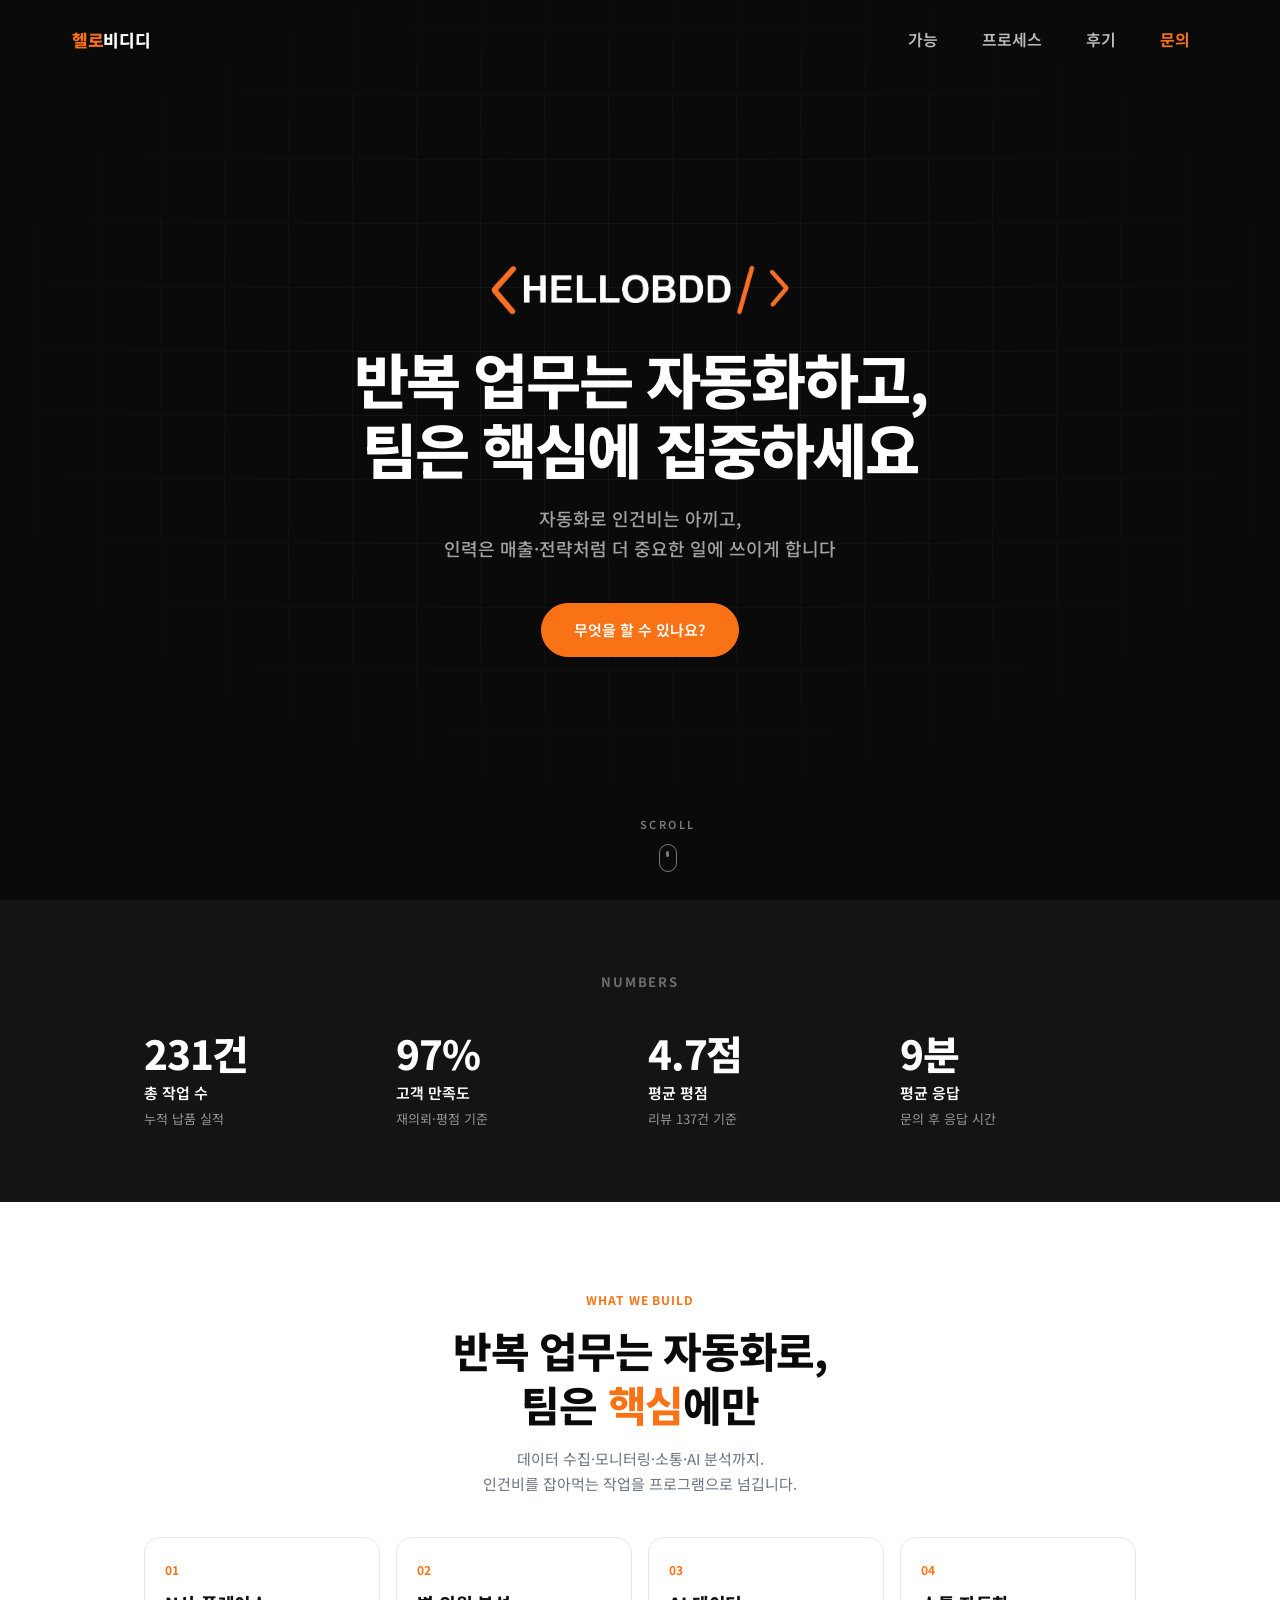
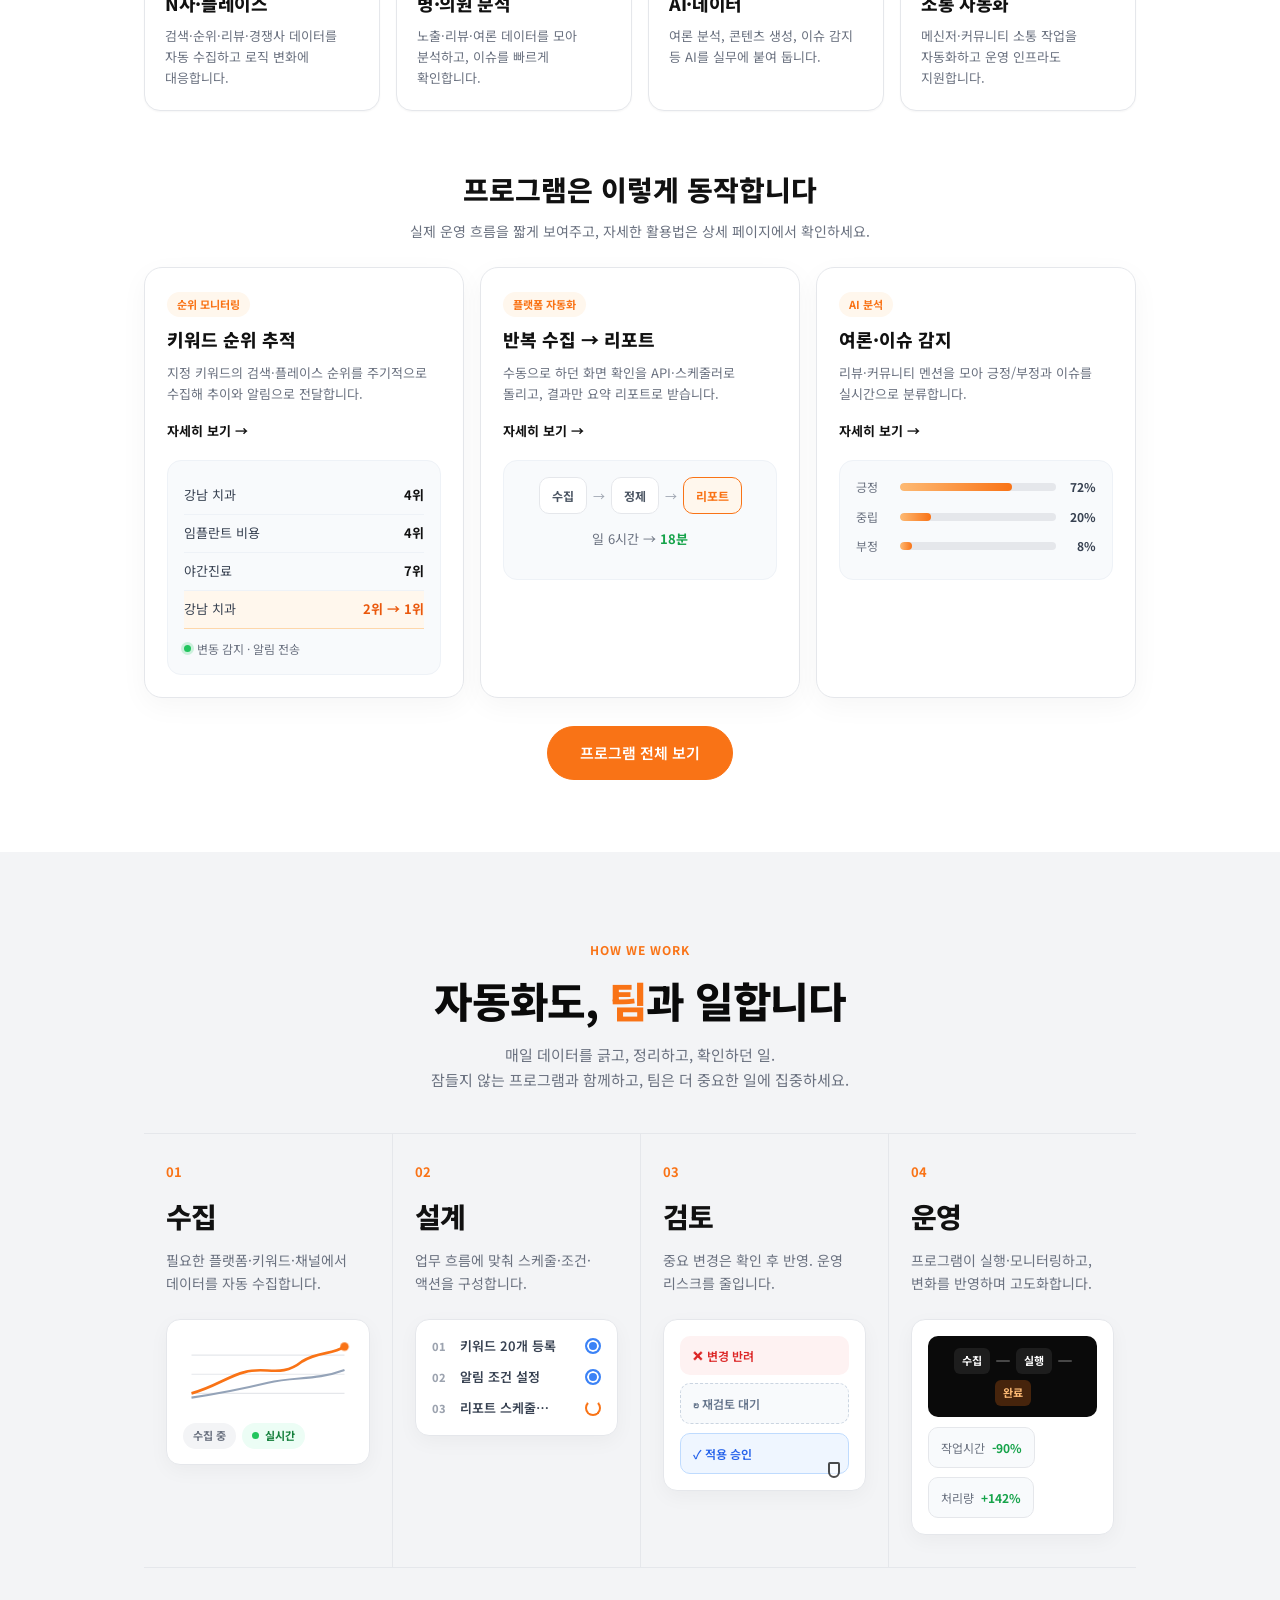
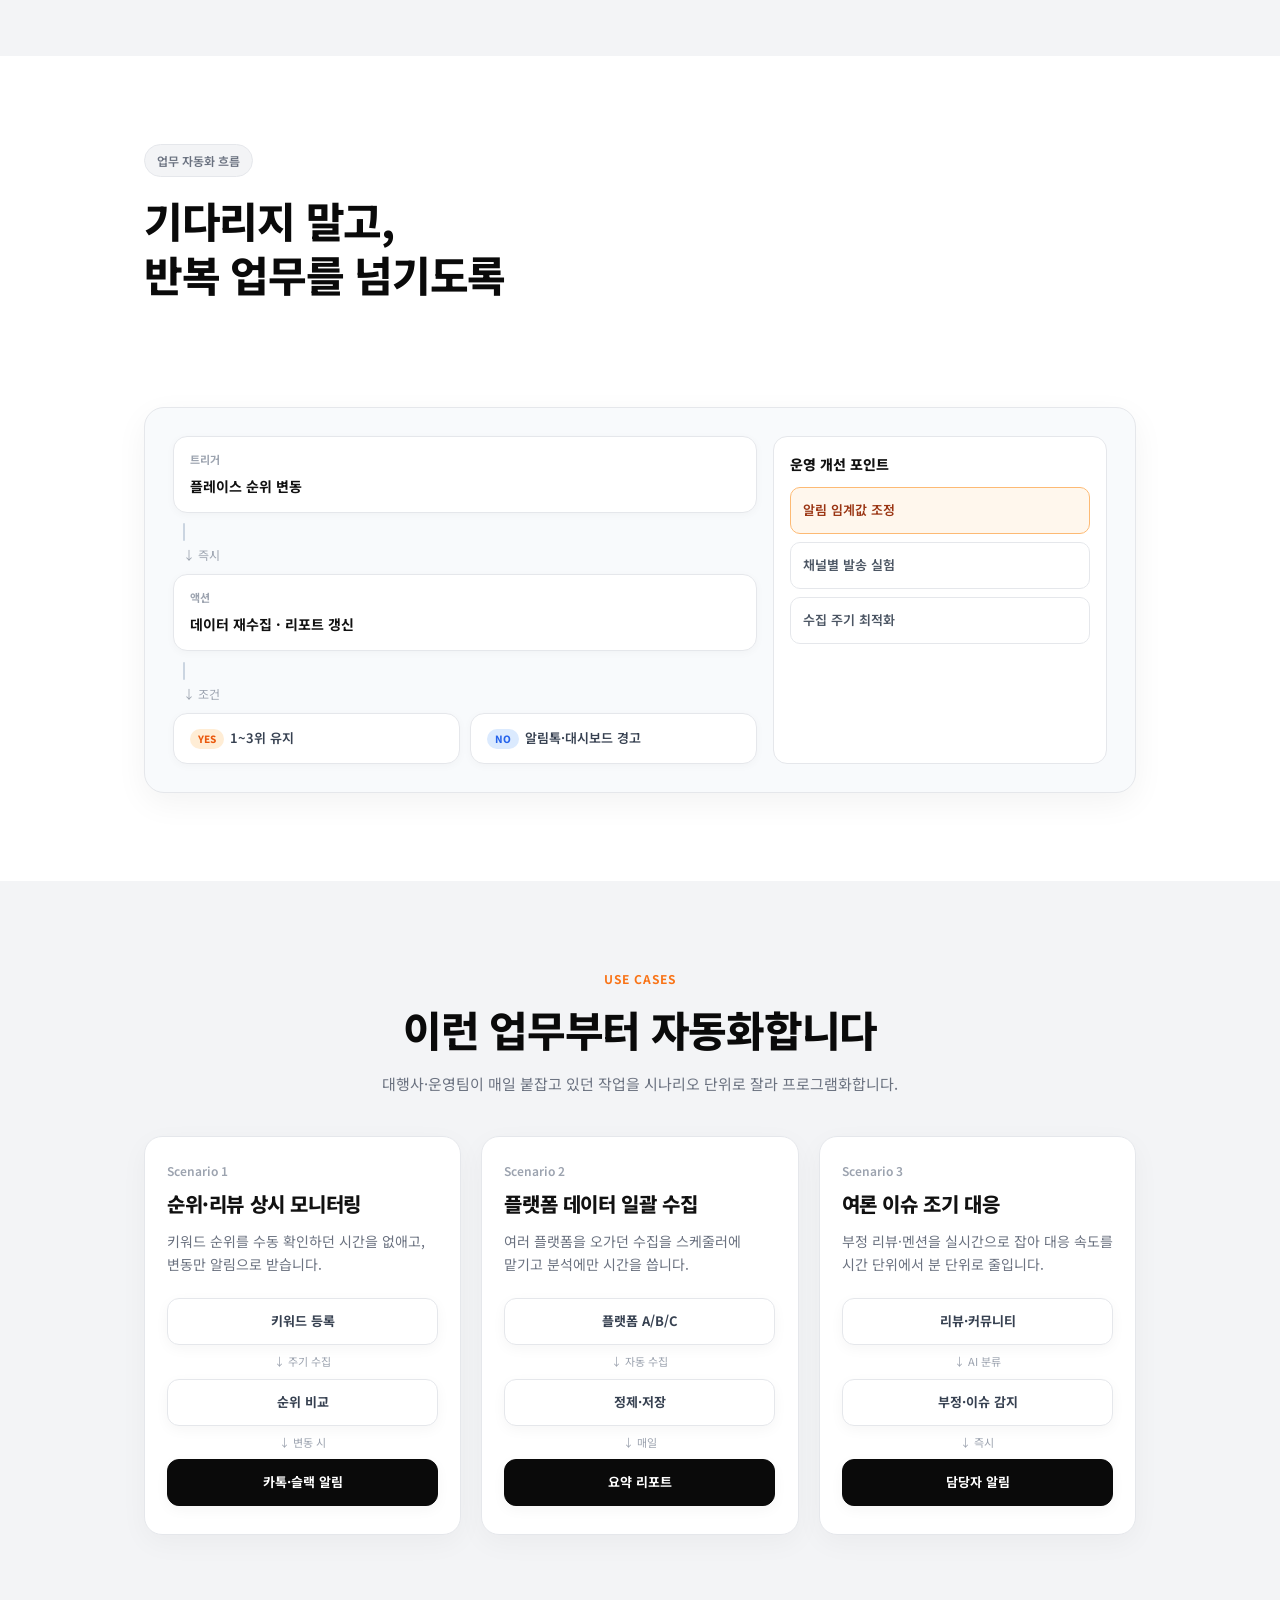
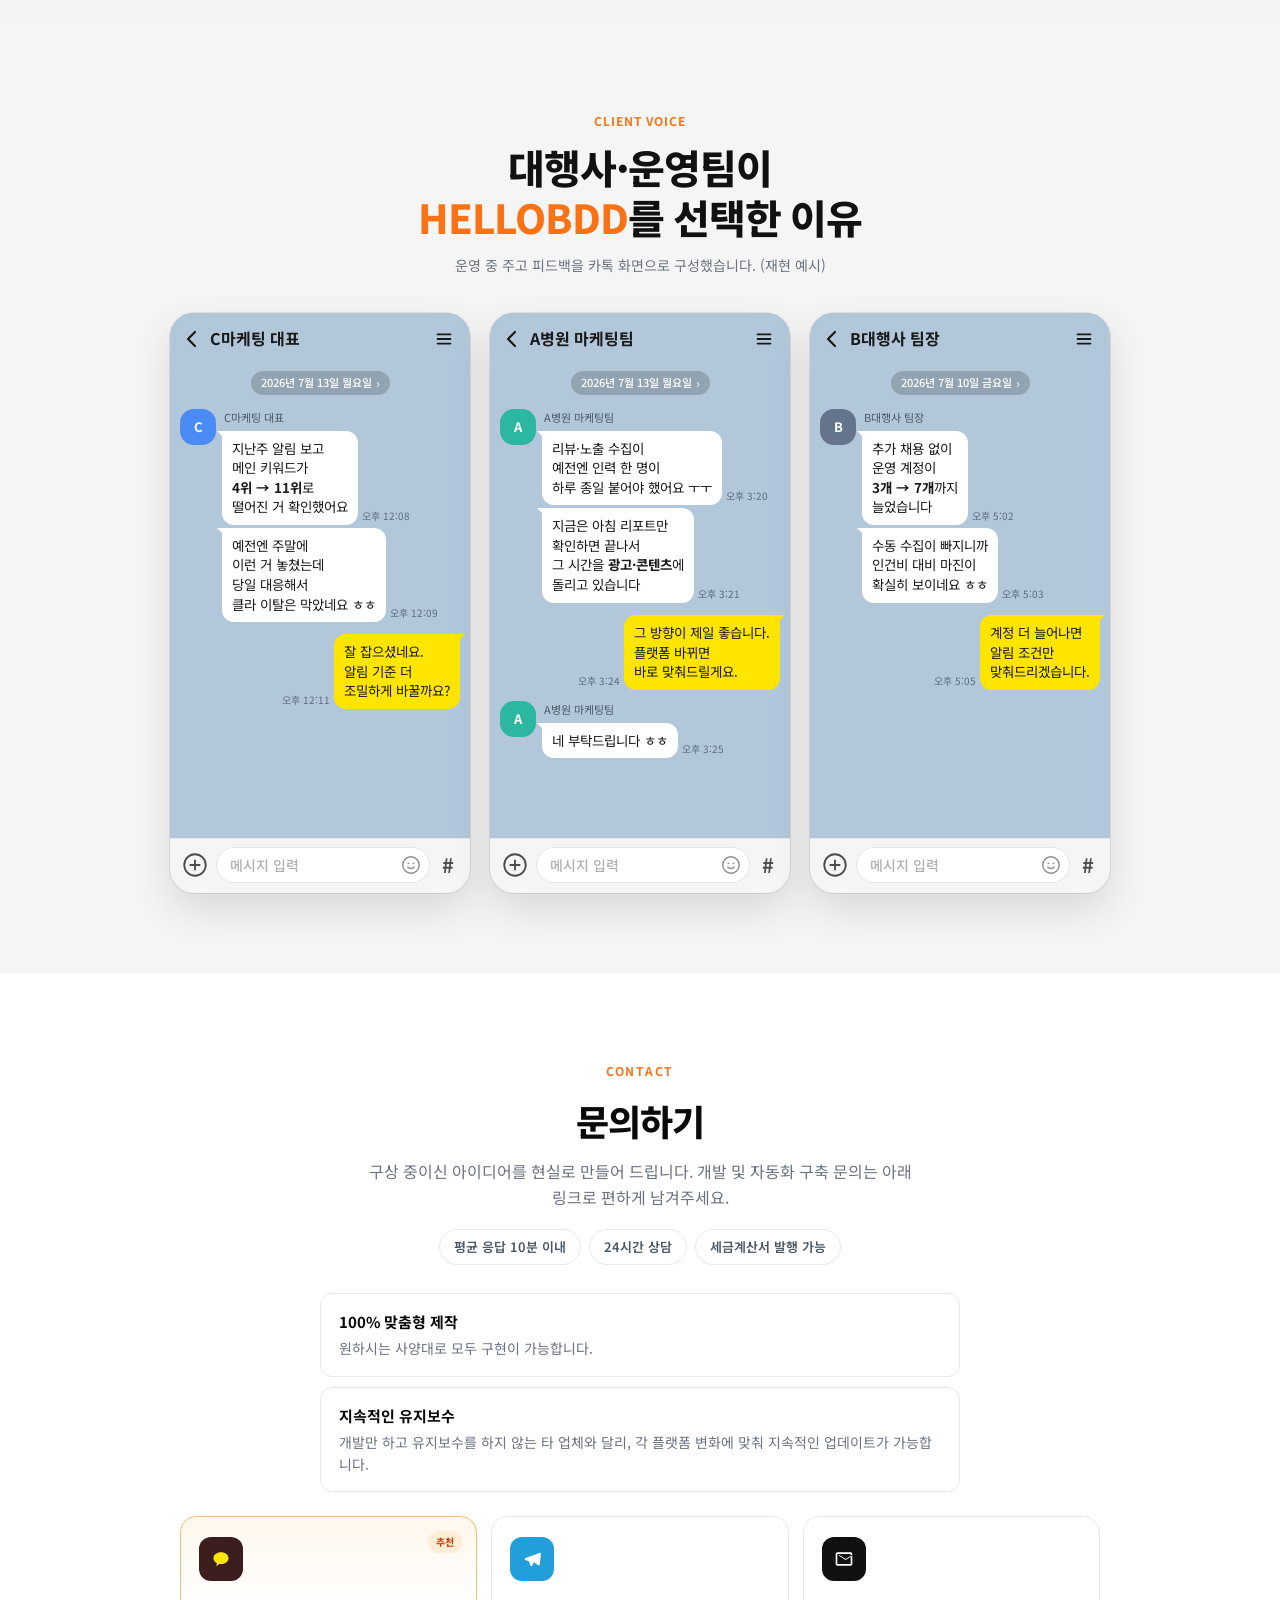
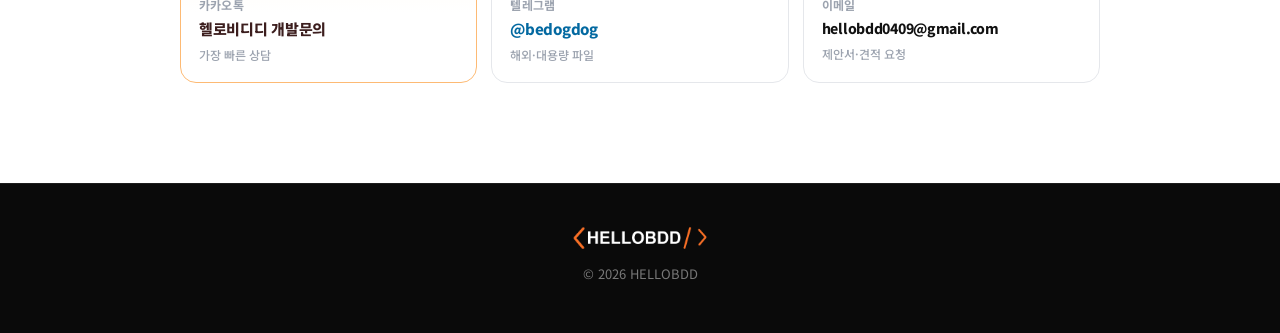
<file: index.html>
<!DOCTYPE html>
<html lang="ko">
<head>
  <meta charset="UTF-8">
  <meta name="viewport" content="width=device-width, initial-scale=1.0, viewport-fit=cover">
  <title>헬로비디디 | 대행사 자동화 파트너</title>
  <meta name="description" content="반복 업무는 자동화하고, 팀은 핵심에 집중하세요. 인건비는 줄이고 매출·전략에 집중하는 대행사 자동화 파트너, 헬로비디디.">
  <meta name="theme-color" content="#0b0c10">

  <!-- Open Graph / Kakao share -->
  <meta property="og:type" content="website">
  <meta property="og:site_name" content="헬로비디디">
  <meta property="og:locale" content="ko_KR">
  <meta property="og:url" content="https://pf.dainopick.com/">
  <meta property="og:title" content="헬로비디디 | 대행사 자동화 파트너">
  <meta property="og:description" content="반복 업무는 자동화하고, 팀은 핵심에 집중하세요. 데이터 수집·순위 모니터링·AI 분석까지, 인건비를 아끼는 자동화 파트너.">
  <meta property="og:image" content="https://pf.dainopick.com/img/og.png?v=4">
  <meta property="og:image:secure_url" content="https://pf.dainopick.com/img/og.png?v=4">
  <meta property="og:image:type" content="image/png">
  <meta property="og:image:width" content="1200">
  <meta property="og:image:height" content="630">
  <meta property="og:image:alt" content="헬로비디디 — 대행사 자동화 파트너">

  <!-- Twitter -->
  <meta name="twitter:card" content="summary_large_image">
  <meta name="twitter:title" content="헬로비디디 | 대행사 자동화 파트너">
  <meta name="twitter:description" content="반복 업무는 자동화하고, 팀은 핵심에 집중하세요. 인건비를 아끼는 대행사 자동화 파트너.">
  <meta name="twitter:image" content="https://pf.dainopick.com/img/og.png?v=4">

  <link rel="canonical" href="https://pf.dainopick.com/">
  <!-- Google tag (gtag.js) -->
  <script async src="https://www.googletagmanager.com/gtag/js?id=G-M0W2Y8VBR9"></script>
  <script>
    window.dataLayer = window.dataLayer || [];
    function gtag(){dataLayer.push(arguments);}
    gtag('js', new Date());

    gtag('config', 'G-M0W2Y8VBR9');
  </script>
  <link rel="preconnect" href="https://fonts.googleapis.com">
  <link rel="preconnect" href="https://fonts.gstatic.com" crossorigin>
  <link href="https://fonts.googleapis.com/css2?family=Noto+Sans+KR:wght@400;500;600;700;800&display=swap" rel="stylesheet">
  <link rel="stylesheet" href="css/style.css?v=21">
  <link rel="stylesheet" href="css/landing.css?v=5">
  <link rel="stylesheet" href="css/kakao-cases.css?v=3">
  <link rel="stylesheet" href="css/motion.css?v=5">
  <link rel="stylesheet" href="css/seq.css?v=3">
</head>
<body>
  <header class="header header--dark" id="top">
    <div class="header__inner">
      <a href="#top" class="logo" aria-label="헬로비디디"><span>헬로</span>비디디</a>
      <button class="nav-toggle" id="navToggle" aria-label="메뉴" aria-expanded="false" aria-controls="nav">
        <span></span><span></span><span></span>
      </button>
    </div>
    <nav class="nav" id="nav">
      <a href="#solutions">가능</a>
      <a href="#process">프로세스</a>
      <a href="#reviews">후기</a>
      <a href="#contact" class="nav__cta">문의</a>
    </nav>
    <div class="nav-backdrop" id="navBackdrop" hidden></div>
  </header>

  <main>
    <!-- Hero -->
    <section class="hero" id="intro">
      <div class="hero__warp" id="heroWarp" aria-hidden="true"></div>
      <div class="hero__spotlight" aria-hidden="true"></div>
      <div class="hero__inner">
        <p class="hero__brand reveal is-visible">
          <img class="brand-lockup brand-lockup--hero" src="img/logo-lockup.png?v=1" alt="HELLOBDD" width="320" height="66">
        </p>
        <h1 class="hero__title reveal is-visible">
          <span class="hero__line hero__line--main">반복 업무는 자동화하고,</span>
          <span class="hero__line hero__line--accent">팀은 핵심에 집중하세요</span>
        </h1>
        <p class="hero__sub reveal is-visible">자동화로 인건비는 아끼고,<br>인력은 매출·전략처럼 더 중요한 일에 쓰이게 합니다</p>
        <div class="hero__actions reveal is-visible">
          <a href="#solutions" class="btn btn--orange">무엇을 할 수 있나요?</a>
        </div>
      </div>
      <a href="#numbers" class="hero__scroll reveal is-visible" aria-label="아래로 스크롤">
        <span class="hero__scroll-label">SCROLL</span>
        <span class="hero__scroll-mouse" aria-hidden="true">
          <span class="hero__scroll-dot"></span>
        </span>
      </a>
    </section>

    <!-- NUMBERS -->
    <section class="numbers section--ink" id="numbers">
      <div class="container">
        <h2 class="numbers__title">NUMBERS</h2>
        <div class="numbers__grid">
          <div class="numbers__item reveal">
            <p class="numbers__value"><span data-count="235" data-fallback="235">0</span>건</p>
            <p class="numbers__label">총 작업 수</p>
            <p class="numbers__sub">누적 납품 실적</p>
          </div>
          <div class="numbers__item reveal">
            <p class="numbers__value"><span data-count="100" data-fallback="100">0</span>%</p>
            <p class="numbers__label">고객 만족도</p>
            <p class="numbers__sub">재의뢰·평점 기준</p>
          </div>
          <div class="numbers__item reveal">
            <p class="numbers__value"><span data-count="5.0" data-fallback="5.0">0</span>점</p>
            <p class="numbers__label">평균 평점</p>
            <p class="numbers__sub">리뷰 137건 기준</p>
          </div>
          <div class="numbers__item reveal">
            <p class="numbers__value"><span data-count="10" data-fallback="10">0</span>분</p>
            <p class="numbers__label">평균 응답</p>
            <p class="numbers__sub">문의 후 응답 시간</p>
          </div>
        </div>
      </div>
    </section>

    <!-- Solutions: what's possible + how programs run -->
    <section class="solutions section--light" id="solutions">
      <div class="container">
        <p class="sec-eyebrow reveal">WHAT WE BUILD</p>
        <h2 class="sec-title reveal">반복 업무는 자동화로,<br>팀은 <em>핵심</em>에만</h2>
        <p class="sec-desc reveal">데이터 수집·모니터링·소통·AI 분석까지.<br>인건비를 잡아먹는 작업을 프로그램으로 넘깁니다.</p>

        <div class="cap-grid motion-stage stagger">
          <article class="cap-tile">
            <span class="cap-tile__no">01</span>
            <h3 class="cap-tile__title">N사·플레이스</h3>
            <p class="cap-tile__desc">검색·순위·리뷰·경쟁사 데이터를 자동 수집하고 로직 변화에 대응합니다.</p>
          </article>
          <article class="cap-tile">
            <span class="cap-tile__no">02</span>
            <h3 class="cap-tile__title">병·의원 분석</h3>
            <p class="cap-tile__desc">노출·리뷰·여론 데이터를 모아 분석하고, 이슈를 빠르게 확인합니다.</p>
          </article>
          <article class="cap-tile">
            <span class="cap-tile__no">03</span>
            <h3 class="cap-tile__title">AI·데이터</h3>
            <p class="cap-tile__desc">여론 분석, 콘텐츠 생성, 이슈 감지 등 AI를 실무에 붙여 둡니다.</p>
          </article>
          <article class="cap-tile">
            <span class="cap-tile__no">04</span>
            <h3 class="cap-tile__title">소통 자동화</h3>
            <p class="cap-tile__desc">메신저·커뮤니티 소통 작업을 자동화하고 운영 인프라도 지원합니다.</p>
          </article>
        </div>

        <div class="prog-block">
          <div class="prog-block__head reveal">
            <h3 class="prog-block__title">프로그램은 이렇게 동작합니다</h3>
            <p class="prog-block__desc">실제 운영 흐름을 짧게 보여주고, 자세한 활용법은 상세 페이지에서 확인하세요.</p>
          </div>

          <div class="prog-demos motion-stage">
            <article class="prog-demo reveal">
              <div class="prog-demo__meta">
                <span class="prog-demo__tag">순위 모니터링</span>
                <h4 class="prog-demo__name">키워드 순위 추적</h4>
                <p class="prog-demo__text">지정 키워드의 검색·플레이스 순위를 주기적으로 수집해 추이와 알림으로 전달합니다.</p>
                <a class="prog-demo__link" href="programs.html#monitor-place">자세히 보기 →</a>
              </div>
                <div class="prog-demo__ui" aria-hidden="true">
                <div class="mini-ui">
                  <div class="mini-ui__row seq-row" data-seq="1"><span>강남 치과</span><strong>4위</strong></div>
                  <div class="mini-ui__row seq-row" data-seq="2"><span>임플란트 비용</span><strong>4위</strong></div>
                  <div class="mini-ui__row seq-row" data-seq="3"><span>야간진료</span><strong>7위</strong></div>
                  <div class="mini-ui__row seq-row seq-row--update" data-seq="4"><span>강남 치과</span><strong class="is-up">2위 → 1위</strong></div>
                  <div class="mini-ui__foot seq-row" data-seq="5"><span class="dot"></span>변동 감지 · 알림 전송</div>
                </div>
              </div>
            </article>

            <article class="prog-demo reveal">
              <div class="prog-demo__meta">
                <span class="prog-demo__tag">플랫폼 자동화</span>
                <h4 class="prog-demo__name">반복 수집 → 리포트</h4>
                <p class="prog-demo__text">수동으로 하던 화면 확인을 API·스케줄러로 돌리고, 결과만 요약 리포트로 받습니다.</p>
                <a class="prog-demo__link" href="programs.html#monitor">자세히 보기 →</a>
              </div>
                <div class="prog-demo__ui" aria-hidden="true">
                <div class="mini-flow">
                  <span class="mini-flow__node">수집</span>
                  <span class="mini-flow__arrow">→</span>
                  <span class="mini-flow__node">정제</span>
                  <span class="mini-flow__arrow">→</span>
                  <span class="mini-flow__node is-accent">리포트</span>
                </div>
                <p class="mini-flow__stat">일 6시간 → <b>18분</b></p>
              </div>
            </article>

            <article class="prog-demo reveal">
              <div class="prog-demo__meta">
                <span class="prog-demo__tag">AI 분석</span>
                <h4 class="prog-demo__name">여론·이슈 감지</h4>
                <p class="prog-demo__text">리뷰·커뮤니티 멘션을 모아 긍정/부정과 이슈를 실시간으로 분류합니다.</p>
                <a class="prog-demo__link" href="programs.html#monitor-sentiment">자세히 보기 →</a>
              </div>
                <div class="prog-demo__ui" aria-hidden="true">
                <div class="mini-bars">
                  <div><span>긍정</span><i style="--w:72%"></i><em>72%</em></div>
                  <div><span>중립</span><i style="--w:20%"></i><em>20%</em></div>
                  <div><span>부정</span><i style="--w:8%"></i><em>8%</em></div>
                </div>
              </div>
            </article>
          </div>

          <div class="prog-more reveal">
            <a href="programs.html" class="btn btn--orange">프로그램 전체 보기</a>
          </div>
        </div>
      </div>
    </section>

    <!-- Process: FlareLane-style 4 steps -->
    <section class="process section--soft" id="process">
      <div class="container">
        <p class="sec-eyebrow reveal">HOW WE WORK</p>
        <h2 class="sec-title reveal">자동화도, <em>팀</em>과 일합니다</h2>
        <p class="sec-desc reveal">매일 데이터를 긁고, 정리하고, 확인하던 일.<br>잠들지 않는 프로그램과 함께하고, 팀은 더 중요한 일에 집중하세요.</p>

        <div class="process-grid motion-stage">
          <article class="process-col">
            <span class="process-col__no">01</span>
            <h3 class="process-col__title">수집</h3>
            <p class="process-col__desc">필요한 플랫폼·키워드·채널에서 데이터를 자동 수집합니다.</p>
            <div class="process-col__visual process-col__visual--chart" aria-hidden="true">
              <div class="seq-chart">
                <svg class="seq-chart__svg" viewBox="0 0 160 72" fill="none">
                  <path class="seq-chart__grid" d="M8 18h144M8 36h144M8 54h144" stroke="#e5e7eb" stroke-width="1"/>
                  <path class="seq-chart__line seq-chart__line--muted" d="M8 58 C35 54, 55 50, 80 44 C105 38, 125 42, 152 32" stroke="#94a3b8" stroke-width="2"/>
                  <path class="seq-chart__line seq-chart__line--main" d="M8 54 C30 48, 42 38, 58 34 C78 28, 92 40, 112 24 C128 14, 140 18, 152 10" stroke="#f97316" stroke-width="2.5"/>
                  <circle class="seq-chart__dot" cx="152" cy="10" r="4" fill="#f97316"/>
                </svg>
                <div class="seq-chart__meta">
                  <span class="seq-chip">수집 중</span>
                  <span class="seq-chip seq-chip--live"><i></i>실시간</span>
                </div>
              </div>
            </div>
          </article>
          <article class="process-col">
            <span class="process-col__no">02</span>
            <h3 class="process-col__title">설계</h3>
            <p class="process-col__desc">업무 흐름에 맞춰 스케줄·조건·액션을 구성합니다.</p>
            <div class="process-col__visual" aria-hidden="true">
              <ul class="check-list">
                <li class="seq-check is-done"><em>01</em><span>키워드 20개 등록</span></li>
                <li class="seq-check is-done"><em>02</em><span>알림 조건 설정</span></li>
                <li class="seq-check is-run"><em>03</em><span>리포트 스케줄…</span></li>
              </ul>
            </div>
          </article>
          <article class="process-col">
            <span class="process-col__no">03</span>
            <h3 class="process-col__title">검토</h3>
            <p class="process-col__desc">중요 변경은 확인 후 반영. 운영 리스크를 줄입니다.</p>
            <div class="process-col__visual" aria-hidden="true">
              <div class="approve-stack">
                <div class="approve-card seq-card is-bad">✕ 변경 반려</div>
                <div class="approve-card seq-card is-sync">↻ 재검토 대기</div>
                <div class="approve-card seq-card is-active">✓ 적용 승인<span class="seq-cursor" aria-hidden="true"></span></div>
              </div>
            </div>
          </article>
          <article class="process-col">
            <span class="process-col__no">04</span>
            <h3 class="process-col__title">운영</h3>
            <p class="process-col__desc">프로그램이 실행·모니터링하고, 변화를 반영하며 고도화합니다.</p>
            <div class="process-col__visual" aria-hidden="true">
              <div class="seq-exec">
                <div class="seq-exec__win">
                  <span class="seq-exec__node">수집</span>
                  <span class="seq-exec__line"></span>
                  <span class="seq-exec__node">실행</span>
                  <span class="seq-exec__line"></span>
                  <span class="seq-exec__node is-done">완료</span>
                </div>
                <div class="stat-pills">
                  <span class="seq-stat">작업시간 <b>-90%</b></span>
                  <span class="seq-stat">처리량 <b>+142%</b></span>
                </div>
              </div>
            </div>
          </article>
        </div>
      </div>
    </section>

    <!-- Workflow canvas -->
    <section class="workflow section--light" id="workflow">
      <div class="container">
        <span class="sec-badge reveal">업무 자동화 흐름</span>
        <h2 class="sec-title sec-title--left reveal">기다리지 말고,<br>반복 업무를 넘기도록</h2>
        <p class="sec-desc sec-desc--left reveal">트리거 → 대기 → 실행 → 분기까지 원하는 시나리오를 프로그램으로 고정합니다.<br>설계한 대로 돌아가고, 팀은 결과만 확인하면 됩니다.</p>

        <div class="flow-canvas motion-stage">
          <div class="flow-canvas__main">
            <div class="flow-node seq-flow-node" data-seq="1">
              <span class="flow-node__label">트리거</span>
              <strong>플레이스 순위 변동</strong>
            </div>
            <div class="flow-join seq-flow-join" data-seq="2"><span class="flow-join__line"></span><em>↓ 즉시</em></div>
            <div class="flow-node seq-flow-node" data-seq="3">
              <span class="flow-node__label">액션</span>
              <strong>데이터 재수집 · 리포트 갱신</strong>
            </div>
            <div class="flow-join seq-flow-join" data-seq="4"><span class="flow-join__line"></span><em>↓ 조건</em></div>
            <div class="flow-branch" data-seq="5">
              <div class="flow-node flow-node--yes seq-flow-node"><span>YES</span>1~3위 유지</div>
              <div class="flow-node flow-node--no seq-flow-node"><span>NO</span>알림톡·대시보드 경고</div>
            </div>
          </div>
          <aside class="flow-aside">
            <p class="flow-aside__title">운영 개선 포인트</p>
            <div class="flow-aside__card is-open seq-aside" data-seq="3">알림 임계값 조정</div>
            <div class="flow-aside__card seq-aside" data-seq="4">채널별 발송 실험</div>
            <div class="flow-aside__card seq-aside" data-seq="5">수집 주기 최적화</div>
          </aside>
        </div>
      </div>
    </section>

    <!-- Scenarios -->
    <section class="scenarios section--soft" id="scenarios">
      <div class="container">
        <p class="sec-eyebrow reveal">USE CASES</p>
        <h2 class="sec-title reveal">이런 업무부터 자동화합니다</h2>
        <p class="sec-desc reveal">대행사·운영팀이 매일 붙잡고 있던 작업을 시나리오 단위로 잘라 프로그램화합니다.</p>

        <div class="scenario-grid motion-stage">
          <article class="scenario reveal">
            <p class="scenario__label">Scenario 1</p>
            <h3 class="scenario__title">순위·리뷰 상시 모니터링</h3>
            <p class="scenario__desc">키워드 순위를 수동 확인하던 시간을 없애고, 변동만 알림으로 받습니다.</p>
            <div class="scenario__flow" aria-hidden="true">
              <div class="scenario__step">키워드 등록</div>
              <div class="scenario__arrow">↓ 주기 수집</div>
              <div class="scenario__step">순위 비교</div>
              <div class="scenario__arrow">↓ 변동 시</div>
              <div class="scenario__result">카톡·슬랙 알림</div>
            </div>
          </article>
          <article class="scenario reveal">
            <p class="scenario__label">Scenario 2</p>
            <h3 class="scenario__title">플랫폼 데이터 일괄 수집</h3>
            <p class="scenario__desc">여러 플랫폼을 오가던 수집을 스케줄러에 맡기고 분석에만 시간을 씁니다.</p>
            <div class="scenario__flow" aria-hidden="true">
              <div class="scenario__step">플랫폼 A/B/C</div>
              <div class="scenario__arrow">↓ 자동 수집</div>
              <div class="scenario__step">정제·저장</div>
              <div class="scenario__arrow">↓ 매일</div>
              <div class="scenario__result">요약 리포트</div>
            </div>
          </article>
          <article class="scenario reveal">
            <p class="scenario__label">Scenario 3</p>
            <h3 class="scenario__title">여론 이슈 조기 대응</h3>
            <p class="scenario__desc">부정 리뷰·멘션을 실시간으로 잡아 대응 속도를 시간 단위에서 분 단위로 줄입니다.</p>
            <div class="scenario__flow" aria-hidden="true">
              <div class="scenario__step">리뷰·커뮤니티</div>
              <div class="scenario__arrow">↓ AI 분류</div>
              <div class="scenario__step">부정·이슈 감지</div>
              <div class="scenario__arrow">↓ 즉시</div>
              <div class="scenario__result">담당자 알림</div>
            </div>
          </article>
        </div>
      </div>
    </section>

    <!-- Kakao reviews -->
    <section class="kakao-cases section--light" id="reviews">
      <div class="container">
        <p class="kakao-cases__eyebrow reveal">CLIENT VOICE</p>
        <h2 class="kakao-cases__title reveal">대행사·운영팀이<br><em>HELLOBDD</em>를 선택한 이유</h2>
        <p class="kakao-cases__desc reveal">운영 중 주고 피드백을 카톡 화면으로 구성했습니다. (재현 예시)</p>
      </div>

      <div class="kakao-cases__grid motion-stage" aria-label="고객 후기">
        <article class="kakao-phone reveal">
          <div class="kakao-phone__header">
            <div class="kakao-phone__left">
              <span class="kakao-icon kakao-icon--back" aria-hidden="true">
                <svg viewBox="0 0 24 24" fill="none"><path d="M15 5L8 12l7 7" stroke="currentColor" stroke-width="2.2" stroke-linecap="round" stroke-linejoin="round"/></svg>
              </span>
              <strong>C마케팅 대표</strong>
            </div>
            <div class="kakao-phone__actions" aria-hidden="true">
              <span class="kakao-icon kakao-icon--menu">
                <svg viewBox="0 0 24 24" fill="none"><path d="M5 7h14M5 12h14M5 17h14" stroke="currentColor" stroke-width="2" stroke-linecap="round"/></svg>
              </span>
            </div>
          </div>
          <div class="kakao-phone__body">
            <div class="kakao-date"><span>2026년 7월 13일 월요일</span></div>
            <div class="kakao-msg kakao-msg--in">
              <span class="kakao-msg__avatar kakao-msg__avatar--marketing" aria-hidden="true">C</span>
              <div class="kakao-msg__col">
                <span class="kakao-msg__name">C마케팅 대표</span>
                <div class="kakao-msg__row">
                  <div class="kakao-bubble kakao-bubble--in">지난주 알림 보고<br>메인 키워드가<br><b>4위 → 11위</b>로<br>떨어진 거 확인했어요</div>
                  <time>오후 12:08</time>
                </div>
                <div class="kakao-msg__row">
                  <div class="kakao-bubble kakao-bubble--in">예전엔 주말에<br>이런 거 놓쳤는데<br>당일 대응해서<br>클라 이탈은 막았네요 ㅎㅎ</div>
                  <time>오후 12:09</time>
                </div>
              </div>
            </div>
            <div class="kakao-msg kakao-msg--out">
              <div class="kakao-msg__row kakao-msg__row--out">
                <time>오후 12:11</time>
                <div class="kakao-bubble kakao-bubble--out">잘 잡으셨네요.<br>알림 기준 더<br>조밀하게 바꿀까요?</div>
              </div>
            </div>
          </div>
          <div class="kakao-phone__input" aria-hidden="true">
            <span class="kakao-phone__plus">
              <svg viewBox="0 0 24 24" fill="none"><circle cx="12" cy="12" r="9.2" stroke="currentColor" stroke-width="1.6"/><path d="M12 8v8M8 12h8" stroke="currentColor" stroke-width="1.6" stroke-linecap="round"/></svg>
            </span>
            <span class="kakao-phone__field">
              <span>메시지 입력</span>
              <svg viewBox="0 0 24 24" fill="none"><circle cx="12" cy="12" r="9" stroke="currentColor" stroke-width="1.5"/><path d="M8.5 14.2c.9 1.1 2.1 1.7 3.5 1.7s2.6-.6 3.5-1.7" stroke="currentColor" stroke-width="1.5" stroke-linecap="round"/><circle cx="9.2" cy="10.2" r="1" fill="currentColor"/><circle cx="14.8" cy="10.2" r="1" fill="currentColor"/></svg>
            </span>
            <span class="kakao-phone__hash">#</span>
          </div>
        </article>

        <article class="kakao-phone reveal">
          <div class="kakao-phone__header">
            <div class="kakao-phone__left">
              <span class="kakao-icon kakao-icon--back" aria-hidden="true">
                <svg viewBox="0 0 24 24" fill="none"><path d="M15 5L8 12l7 7" stroke="currentColor" stroke-width="2.2" stroke-linecap="round" stroke-linejoin="round"/></svg>
              </span>
              <strong>A병원 마케팅팀</strong>
            </div>
            <div class="kakao-phone__actions" aria-hidden="true">
              <span class="kakao-icon kakao-icon--menu">
                <svg viewBox="0 0 24 24" fill="none"><path d="M5 7h14M5 12h14M5 17h14" stroke="currentColor" stroke-width="2" stroke-linecap="round"/></svg>
              </span>
            </div>
          </div>
          <div class="kakao-phone__body">
            <div class="kakao-date"><span>2026년 7월 13일 월요일</span></div>
            <div class="kakao-msg kakao-msg--in">
              <span class="kakao-msg__avatar kakao-msg__avatar--hospital" aria-hidden="true">A</span>
              <div class="kakao-msg__col">
                <span class="kakao-msg__name">A병원 마케팅팀</span>
                <div class="kakao-msg__row">
                  <div class="kakao-bubble kakao-bubble--in">리뷰·노출 수집이<br>예전엔 인력 한 명이<br>하루 종일 붙어야 했어요 ㅜㅜ</div>
                  <time>오후 3:20</time>
                </div>
                <div class="kakao-msg__row">
                  <div class="kakao-bubble kakao-bubble--in">지금은 아침 리포트만<br>확인하면 끝나서<br>그 시간을 <b>광고·콘텐츠</b>에<br>돌리고 있습니다</div>
                  <time>오후 3:21</time>
                </div>
              </div>
            </div>
            <div class="kakao-msg kakao-msg--out">
              <div class="kakao-msg__row kakao-msg__row--out">
                <time>오후 3:24</time>
                <div class="kakao-bubble kakao-bubble--out">그 방향이 제일 좋습니다.<br>플랫폼 바뀌면<br>바로 맞춰드릴게요.</div>
              </div>
            </div>
            <div class="kakao-msg kakao-msg--in">
              <span class="kakao-msg__avatar kakao-msg__avatar--hospital" aria-hidden="true">A</span>
              <div class="kakao-msg__col">
                <span class="kakao-msg__name">A병원 마케팅팀</span>
                <div class="kakao-msg__row">
                  <div class="kakao-bubble kakao-bubble--in">네 부탁드립니다 ㅎㅎ</div>
                  <time>오후 3:25</time>
                </div>
              </div>
            </div>
          </div>
          <div class="kakao-phone__input" aria-hidden="true">
            <span class="kakao-phone__plus">
              <svg viewBox="0 0 24 24" fill="none"><circle cx="12" cy="12" r="9.2" stroke="currentColor" stroke-width="1.6"/><path d="M12 8v8M8 12h8" stroke="currentColor" stroke-width="1.6" stroke-linecap="round"/></svg>
            </span>
            <span class="kakao-phone__field">
              <span>메시지 입력</span>
              <svg viewBox="0 0 24 24" fill="none"><circle cx="12" cy="12" r="9" stroke="currentColor" stroke-width="1.5"/><path d="M8.5 14.2c.9 1.1 2.1 1.7 3.5 1.7s2.6-.6 3.5-1.7" stroke="currentColor" stroke-width="1.5" stroke-linecap="round"/><circle cx="9.2" cy="10.2" r="1" fill="currentColor"/><circle cx="14.8" cy="10.2" r="1" fill="currentColor"/></svg>
            </span>
            <span class="kakao-phone__hash">#</span>
          </div>
        </article>

        <article class="kakao-phone reveal">
          <div class="kakao-phone__header">
            <div class="kakao-phone__left">
              <span class="kakao-icon kakao-icon--back" aria-hidden="true">
                <svg viewBox="0 0 24 24" fill="none"><path d="M15 5L8 12l7 7" stroke="currentColor" stroke-width="2.2" stroke-linecap="round" stroke-linejoin="round"/></svg>
              </span>
              <strong>B대행사 팀장</strong>
            </div>
            <div class="kakao-phone__actions" aria-hidden="true">
              <span class="kakao-icon kakao-icon--menu">
                <svg viewBox="0 0 24 24" fill="none"><path d="M5 7h14M5 12h14M5 17h14" stroke="currentColor" stroke-width="2" stroke-linecap="round"/></svg>
              </span>
            </div>
          </div>
          <div class="kakao-phone__body">
            <div class="kakao-date"><span>2026년 7월 10일 금요일</span></div>
            <div class="kakao-msg kakao-msg--in">
              <span class="kakao-msg__avatar" aria-hidden="true">B</span>
              <div class="kakao-msg__col">
                <span class="kakao-msg__name">B대행사 팀장</span>
                <div class="kakao-msg__row">
                  <div class="kakao-bubble kakao-bubble--in">추가 채용 없이<br>운영 계정이<br><b>3개 → 7개</b>까지<br>늘었습니다</div>
                  <time>오후 5:02</time>
                </div>
                <div class="kakao-msg__row">
                  <div class="kakao-bubble kakao-bubble--in">수동 수집이 빠지니까<br>인건비 대비 마진이<br>확실히 보이네요 ㅎㅎ</div>
                  <time>오후 5:03</time>
                </div>
              </div>
            </div>
            <div class="kakao-msg kakao-msg--out">
              <div class="kakao-msg__row kakao-msg__row--out">
                <time>오후 5:05</time>
                <div class="kakao-bubble kakao-bubble--out">계정 더 늘어나면<br>알림 조건만<br>맞춰드리겠습니다.</div>
              </div>
            </div>
          </div>
          <div class="kakao-phone__input" aria-hidden="true">
            <span class="kakao-phone__plus">
              <svg viewBox="0 0 24 24" fill="none"><circle cx="12" cy="12" r="9.2" stroke="currentColor" stroke-width="1.6"/><path d="M12 8v8M8 12h8" stroke="currentColor" stroke-width="1.6" stroke-linecap="round"/></svg>
            </span>
            <span class="kakao-phone__field">
              <span>메시지 입력</span>
              <svg viewBox="0 0 24 24" fill="none"><circle cx="12" cy="12" r="9" stroke="currentColor" stroke-width="1.5"/><path d="M8.5 14.2c.9 1.1 2.1 1.7 3.5 1.7s2.6-.6 3.5-1.7" stroke="currentColor" stroke-width="1.5" stroke-linecap="round"/><circle cx="9.2" cy="10.2" r="1" fill="currentColor"/><circle cx="14.8" cy="10.2" r="1" fill="currentColor"/></svg>
            </span>
            <span class="kakao-phone__hash">#</span>
          </div>
        </article>
      </div>
    </section>

    <!-- Contact -->
    <section class="contact section--light" id="contact">
      <div class="container">
        <div class="contact-hero reveal">
          <p class="contact-hero__eyebrow">CONTACT</p>
          <h2 class="contact-hero__title">문의하기</h2>
          <p class="contact-hero__desc">구상 중이신 아이디어를 현실로 만들어 드립니다. 개발 및 자동화 구축 문의는 아래 링크로 편하게 남겨주세요.</p>
          <ul class="contact-hero__points">
            <li>평균 응답 10분 이내</li>
            <li>24시간 상담</li>
            <li>세금계산서 발행 가능</li>
          </ul>
        </div>

        <div class="contact-highlights reveal">
          <article class="contact-highlight">
            <h3 class="contact-highlight__title">100% 맞춤형 제작</h3>
            <p class="contact-highlight__desc">원하시는 사양대로 모두 구현이 가능합니다.</p>
          </article>
          <article class="contact-highlight">
            <h3 class="contact-highlight__title">지속적인 유지보수</h3>
            <p class="contact-highlight__desc">개발만 하고 유지보수를 하지 않는 타 업체와 달리, 각 플랫폼 변화에 맞춰 지속적인 업데이트가 가능합니다.</p>
          </article>
        </div>

        <div class="contact-grid reveal">
          <a href="https://open.kakao.com/o/sBrSfcCi" class="contact-card contact-card--kakao contact-card--primary" target="_blank" rel="noopener noreferrer">
            <span class="contact-card__badge">추천</span>
            <span class="contact-card__icon" aria-hidden="true">
              <svg width="20" height="20" viewBox="0 0 24 24" fill="none"><path d="M12 4C7.03 4 3 7.13 3 11c0 2.55 1.66 4.78 4.15 6.05-.18.66-.66 2.4-.75 2.77-.12.47.17.46.36.34.15-.1 2.4-1.62 3.38-2.28.58.08 1.18.12 1.86.12 4.97 0 9-3.13 9-7s-4.03-7-9-7Z" fill="currentColor"/></svg>
            </span>
            <div class="contact-card__body">
              <span class="contact-card__label">카카오톡</span>
              <span class="contact-card__value">헬로비디디 개발문의</span>
              <span class="contact-card__hint">가장 빠른 상담</span>
            </div>
          </a>
          <a href="https://t.me/bedogdog" class="contact-card contact-card--telegram" target="_blank" rel="noopener noreferrer">
            <span class="contact-card__icon" aria-hidden="true">
              <svg width="20" height="20" viewBox="0 0 24 24" fill="none"><path d="M21.5 4.5 3.8 11.2c-.9.35-.88 1.62.03 1.93l4.55 1.43 1.74 5.38c.28.86 1.42.98 1.88.2l2.55-4.12 4.74 3.48c.74.54 1.78.13 1.98-.74L22.7 6.1c.22-.88-.52-1.68-1.2-1.6Z" fill="currentColor"/></svg>
            </span>
            <div class="contact-card__body">
              <span class="contact-card__label">텔레그램</span>
              <span class="contact-card__value">@bedogdog</span>
              <span class="contact-card__hint">해외·대용량 파일</span>
            </div>
          </a>
          <a href="mailto:hellobdd0409@gmail.com" class="contact-card contact-card--email">
            <span class="contact-card__icon" aria-hidden="true">
              <svg width="20" height="20" viewBox="0 0 24 24" fill="none"><path d="M4 6h16v12H4V6Zm0-2a2 2 0 0 0-2 2v12a2 2 0 0 0 2 2h16a2 2 0 0 0 2-2V6a2 2 0 0 0-2-2H4Zm2 3 8 5 8-5v1.2l-8 5-8-5V7Z" fill="currentColor"/></svg>
            </span>
            <div class="contact-card__body">
              <span class="contact-card__label">이메일</span>
              <span class="contact-card__value">hellobdd0409@gmail.com</span>
              <span class="contact-card__hint">제안서·견적 요청</span>
            </div>
          </a>
        </div>
      </div>
    </section>
  </main>

  <footer class="footer section--ink">
    <div class="container">
      <img class="brand-lockup brand-lockup--footer" src="img/logo-lockup.png?v=1" alt="HELLOBDD" width="180" height="36">
      <p>&copy; 2026 HELLOBDD</p>
    </div>
  </footer>

  <a href="https://open.kakao.com/o/sBrSfcCi" class="float-kakao" target="_blank" rel="noopener noreferrer" aria-label="카카오톡 오픈채팅 문의">
    <svg width="28" height="28" viewBox="0 0 24 24" fill="none" aria-hidden="true">
      <path d="M12 4C7.03 4 3 7.13 3 11c0 2.55 1.66 4.78 4.15 6.05-.18.66-.66 2.4-.75 2.77-.12.47.17.46.36.34.15-.1 2.4-1.62 3.38-2.28.58.08 1.18.12 1.86.12 4.97 0 9-3.13 9-7s-4.03-7-9-7Z" fill="currentColor"/>
    </svg>
  </a>

  <script src="js/main.js?v=17"></script>
</body>
</html>
</file>
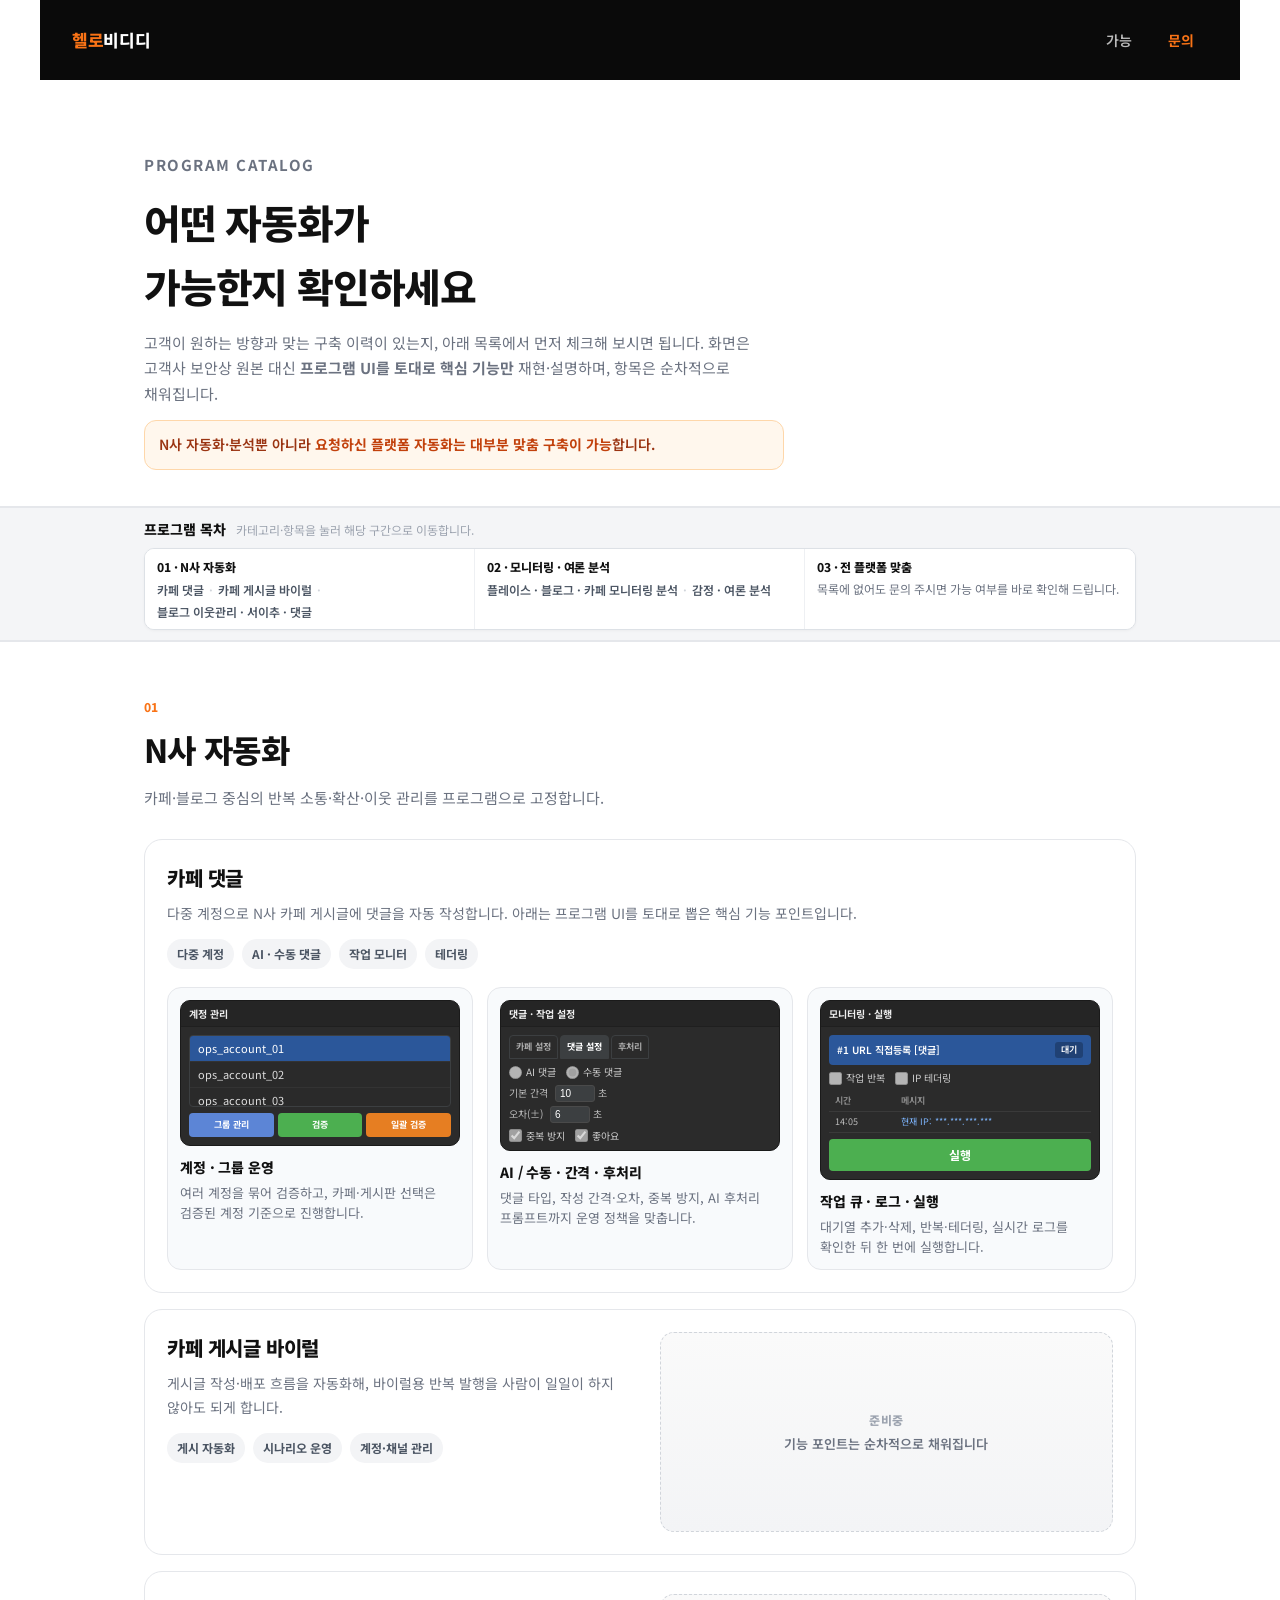
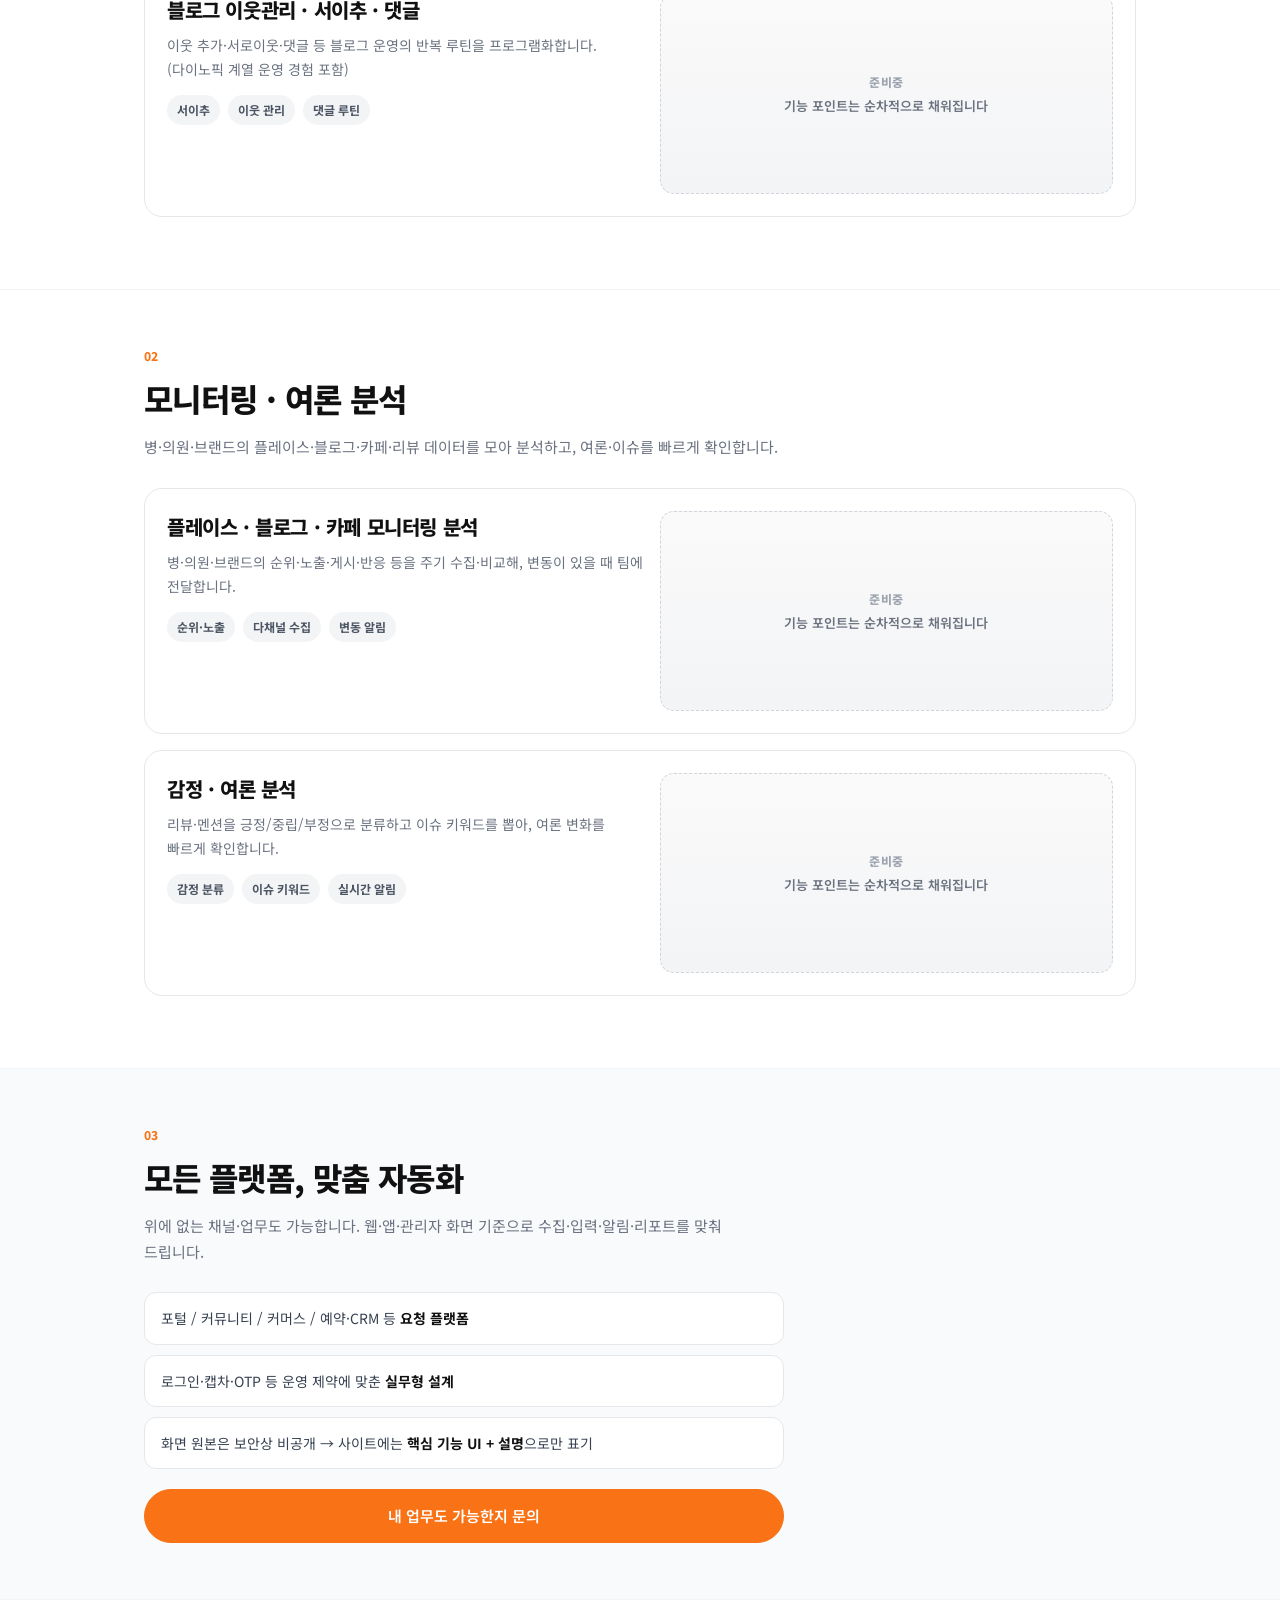
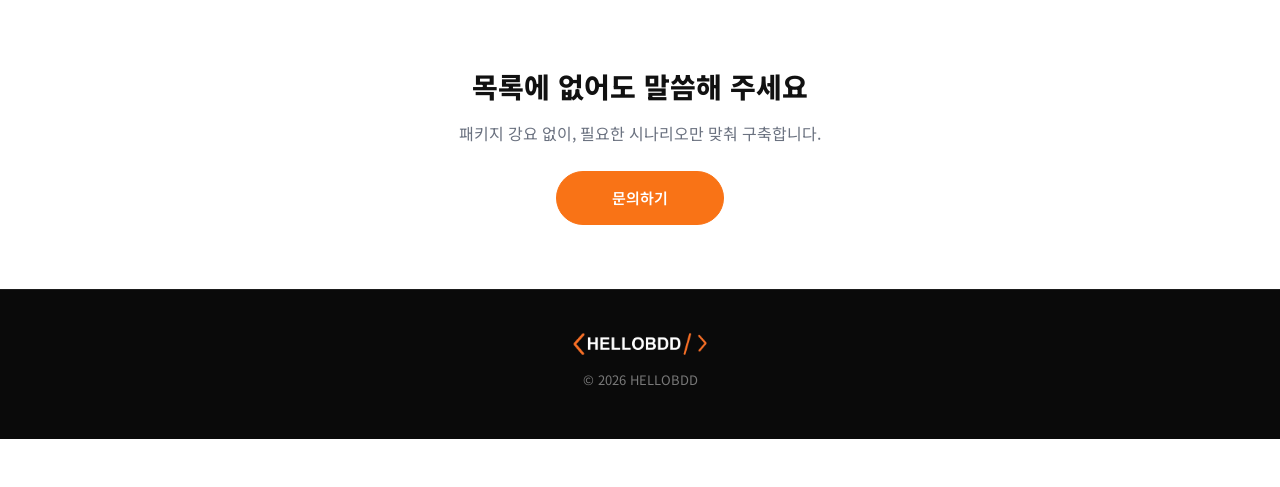
<file: programs.html>
<!DOCTYPE html>
<html lang="ko">
<head>
  <meta charset="UTF-8">
  <meta name="viewport" content="width=device-width, initial-scale=1.0, viewport-fit=cover">
  <title>프로그램 전체 | 헬로비디디</title>
  <meta name="description" content="N사 자동화·모니터링·여론 분석까지. 헬로비디디가 구축한 자동화 프로그램 목록을 확인하세요.">
  <meta name="theme-color" content="#0b0c10">

  <meta property="og:type" content="website">
  <meta property="og:site_name" content="헬로비디디">
  <meta property="og:locale" content="ko_KR">
  <meta property="og:url" content="https://pf.dainopick.com/programs.html">
  <meta property="og:title" content="프로그램 전체 | 헬로비디디">
  <meta property="og:description" content="N사 자동화, 모니터링·감정 분석·여론 확인. 필요한 방향의 프로그램이 있는지 바로 확인하세요.">
  <meta property="og:image" content="https://pf.dainopick.com/img/og.png?v=4">
  <meta property="og:image:width" content="1200">
  <meta property="og:image:height" content="630">

  <meta name="twitter:card" content="summary_large_image">
  <meta name="twitter:title" content="프로그램 전체 | 헬로비디디">
  <meta name="twitter:description" content="N사 자동화·모니터링·여론 분석 프로그램 목록.">
  <meta name="twitter:image" content="https://pf.dainopick.com/img/og.png?v=4">

  <link rel="canonical" href="https://pf.dainopick.com/programs.html">
  <link rel="preconnect" href="https://fonts.googleapis.com">
  <link rel="preconnect" href="https://fonts.gstatic.com" crossorigin>
  <link href="https://fonts.googleapis.com/css2?family=Noto+Sans+KR:wght@400;500;600;700;800&display=swap" rel="stylesheet">
  <link rel="stylesheet" href="css/style.css?v=21">
  <link rel="stylesheet" href="css/landing.css?v=10">
  <link rel="stylesheet" href="css/prog-ui.css?v=3">
</head>
<body class="page-programs">
  <header class="header header--dark" id="top">
    <div class="header__inner">
      <a href="index.html" class="logo" aria-label="헬로비디디"><span>헬로</span>비디디</a>
      <div class="header__links">
        <a href="index.html#solutions">가능</a>
        <a href="index.html#contact" class="nav__cta">문의</a>
      </div>
    </div>
  </header>

  <main>
    <section class="programs-hero">
      <div class="container">
        <p class="programs-hero__eyebrow">PROGRAM CATALOG</p>
        <h1>어떤 자동화가<br>가능한지 확인하세요</h1>
        <p>고객이 원하는 방향과 맞는 구축 이력이 있는지, 아래 목록에서 먼저 체크해 보시면 됩니다. 화면은 고객사 보안상 원본 대신 <strong>프로그램 UI를 토대로 핵심 기능만</strong> 재현·설명하며, 항목은 순차적으로 채워집니다.</p>
        <p class="programs-hero__note">N사 자동화·분석뿐 아니라 <strong>요청하신 플랫폼 자동화는 대부분 맞춤 구축이 가능</strong>합니다.</p>
      </div>
    </section>

    <!-- 목차: 빠른 체크용 -->
    <nav class="prog-toc" aria-label="프로그램 목차">
      <div class="container">
        <div class="prog-toc__head">
          <h2>프로그램 목차</h2>
          <p class="prog-toc__sub">카테고리·항목을 눌러 해당 구간으로 이동합니다.</p>
        </div>

        <!-- Mobile: compact accordion -->
        <div class="prog-toc__accordion">
          <details class="prog-toc__fold">
            <summary>01 · N사 자동화</summary>
            <ul>
              <li><a href="#n-cafe-comment">카페 댓글</a></li>
              <li><a href="#n-cafe-viral">카페 게시글 바이럴</a></li>
              <li><a href="#n-blog-neighbor">블로그 이웃·서이추·댓글</a></li>
            </ul>
          </details>
          <details class="prog-toc__fold">
            <summary>02 · 모니터링</summary>
            <ul>
              <li><a href="#monitor-place">플레이스·블로그·카페 분석</a></li>
              <li><a href="#monitor-sentiment">감정 · 여론 분석</a></li>
            </ul>
          </details>
          <a class="prog-toc__fold prog-toc__fold--link" href="#any-platform">03 · 전 플랫폼 맞춤</a>
        </div>

        <!-- Desktop: full grid -->
        <div class="prog-toc__grid">
          <div class="prog-toc__col">
            <a class="prog-toc__cat" href="#n-auto">01 · N사 자동화</a>
            <ul>
              <li><a href="#n-cafe-comment">카페 댓글</a></li>
              <li><a href="#n-cafe-viral">카페 게시글 바이럴</a></li>
              <li><a href="#n-blog-neighbor">블로그 이웃관리 · 서이추 · 댓글</a></li>
            </ul>
          </div>
          <div class="prog-toc__col">
            <a class="prog-toc__cat" href="#monitor">02 · 모니터링 · 여론 분석</a>
            <ul>
              <li><a href="#monitor-place">플레이스 · 블로그 · 카페 모니터링 분석</a></li>
              <li><a href="#monitor-sentiment">감정 · 여론 분석</a></li>
            </ul>
          </div>
          <div class="prog-toc__col prog-toc__col--note">
            <a class="prog-toc__cat" href="#any-platform">03 · 전 플랫폼 맞춤</a>
            <p>목록에 없어도 문의 주시면 가능 여부를 바로 확인해 드립니다.</p>
          </div>
        </div>
      </div>
    </nav>

    <!-- 01 N사 -->
    <section class="prog-cat" id="n-auto">
      <div class="container">
        <header class="prog-cat__head">
          <p class="prog-cat__label">01</p>
          <h2>N사 자동화</h2>
          <p class="prog-cat__desc">카페·블로그 중심의 반복 소통·확산·이웃 관리를 프로그램으로 고정합니다.</p>
        </header>

                <article class="prog-item prog-item--spotlight" id="n-cafe-comment">
          <div class="prog-item__copy">
            <h3>카페 댓글</h3>
            <p>다중 계정으로 N사 카페 게시글에 댓글을 자동 작성합니다. 아래는 프로그램 UI를 토대로 뽑은 핵심 기능 포인트입니다.</p>
            <ul class="prog-item__tags">
              <li>다중 계정</li>
              <li>AI · 수동 댓글</li>
              <li>작업 모니터</li>
              <li>테더링</li>
            </ul>
          </div>
          <div class="prog-spots" aria-label="카페 댓글 핵심 기능">
            <figure class="prog-spot">
              <div class="ui-frag" aria-hidden="true">
                <div class="ui-frag__bar">계정 관리</div>
                <div class="ui-frag__body">
                  <ul class="app-list">
                    <li class="is-on">ops_account_01</li>
                    <li>ops_account_02</li>
                    <li>ops_account_03</li>
                  </ul>
                  <div class="app-row">
                    <span class="app-btn app-btn--blue">그룹 관리</span>
                    <span class="app-btn app-btn--green">검증</span>
                    <span class="app-btn app-btn--orange">일괄 검증</span>
                  </div>
                </div>
              </div>
              <figcaption class="prog-spot__cap">
                <strong>계정 · 그룹 운영</strong>
                <p>여러 계정을 묶어 검증하고, 카페·게시판 선택은 검증된 계정 기준으로 진행합니다.</p>
              </figcaption>
            </figure>

            <figure class="prog-spot">
              <div class="ui-frag" aria-hidden="true">
                <div class="ui-frag__bar">댓글 · 작업 설정</div>
                <div class="ui-frag__body">
                  <div class="app-tabs">
                    <span>카페 설정</span>
                    <span class="is-on">댓글 설정</span>
                    <span>후처리</span>
                  </div>
                  <div class="app-radios">
                    <label><input type="radio" disabled> AI 댓글</label>
                    <label><input type="radio" checked disabled> 수동 댓글</label>
                  </div>
                  <div class="app-nums">
                    <label>기본 간격 <input value="10" readonly> 초</label>
                    <label>오차(±) <input value="6" readonly> 초</label>
                  </div>
                  <div class="app-checks">
                    <label><input type="checkbox" checked disabled> 중복 방지</label>
                    <label><input type="checkbox" checked disabled> 좋아요</label>
                  </div>
                </div>
              </div>
              <figcaption class="prog-spot__cap">
                <strong>AI / 수동 · 간격 · 후처리</strong>
                <p>댓글 타입, 작성 간격·오차, 중복 방지, AI 후처리 프롬프트까지 운영 정책을 맞춥니다.</p>
              </figcaption>
            </figure>

            <figure class="prog-spot">
              <div class="ui-frag" aria-hidden="true">
                <div class="ui-frag__bar">모니터링 · 실행</div>
                <div class="ui-frag__body">
                  <div class="app-task">
                    <span>#1 URL 직접등록 [댓글]</span>
                    <em>대기</em>
                  </div>
                  <div class="app-checks">
                    <label><input type="checkbox" disabled> 작업 반복</label>
                    <label><input type="checkbox" disabled> IP 테더링</label>
                  </div>
                  <table class="app-log">
                    <thead><tr><th>시간</th><th>메시지</th></tr></thead>
                    <tbody>
                      <tr><td>14:05</td><td class="is-link">현재 IP: ***.***.***.***</td></tr>
                    </tbody>
                  </table>
                  <span class="app-btn app-btn--run">실행</span>
                </div>
              </div>
              <figcaption class="prog-spot__cap">
                <strong>작업 큐 · 로그 · 실행</strong>
                <p>대기열 추가·삭제, 반복·테더링, 실시간 로그를 확인한 뒤 한 번에 실행합니다.</p>
              </figcaption>
            </figure>
          </div>
        </article>

<article class="prog-item" id="n-cafe-viral">
          <div class="prog-item__copy">
            <h3>카페 게시글 바이럴</h3>
            <p>게시글 작성·배포 흐름을 자동화해, 바이럴용 반복 발행을 사람이 일일이 하지 않아도 되게 합니다.</p>
            <ul class="prog-item__tags">
              <li>게시 자동화</li>
              <li>시나리오 운영</li>
              <li>계정·채널 관리</li>
            </ul>
          </div>
          <div class="prog-ui-slot" data-ui="n-cafe-viral" aria-label="프로그램 UI 자리">
            <span class="prog-ui-slot__label">준비중</span>
            <span class="prog-ui-slot__hint">기능 포인트는 순차적으로 채워집니다</span>
          </div>
        </article>

        <article class="prog-item" id="n-blog-neighbor">
          <div class="prog-item__copy">
            <h3>블로그 이웃관리 · 서이추 · 댓글</h3>
            <p>이웃 추가·서로이웃·댓글 등 블로그 운영의 반복 루틴을 프로그램화합니다. (다이노픽 계열 운영 경험 포함)</p>
            <ul class="prog-item__tags">
              <li>서이추</li>
              <li>이웃 관리</li>
              <li>댓글 루틴</li>
            </ul>
          </div>
          <div class="prog-ui-slot" data-ui="n-blog-neighbor" aria-label="프로그램 UI 자리">
            <span class="prog-ui-slot__label">준비중</span>
            <span class="prog-ui-slot__hint">기능 포인트는 순차적으로 채워집니다</span>
          </div>
        </article>
      </div>
    </section>

    <!-- 02 모니터링 -->
    <section class="prog-cat" id="monitor">
      <div class="container">
        <header class="prog-cat__head">
          <p class="prog-cat__label">02</p>
          <h2>모니터링 · 여론 분석</h2>
          <p class="prog-cat__desc">병·의원·브랜드의 플레이스·블로그·카페·리뷰 데이터를 모아 분석하고, 여론·이슈를 빠르게 확인합니다.</p>
        </header>

        <article class="prog-item" id="monitor-place">
          <div class="prog-item__copy">
            <h3>플레이스 · 블로그 · 카페 모니터링 분석</h3>
            <p>병·의원·브랜드의 순위·노출·게시·반응 등을 주기 수집·비교해, 변동이 있을 때 팀에 전달합니다.</p>
            <ul class="prog-item__tags">
              <li>순위·노출</li>
              <li>다채널 수집</li>
              <li>변동 알림</li>
            </ul>
          </div>
          <div class="prog-ui-slot" data-ui="monitor-place" aria-label="프로그램 UI 자리">
            <span class="prog-ui-slot__label">준비중</span>
            <span class="prog-ui-slot__hint">기능 포인트는 순차적으로 채워집니다</span>
          </div>
        </article>

        <article class="prog-item" id="monitor-sentiment">
          <div class="prog-item__copy">
            <h3>감정 · 여론 분석</h3>
            <p>리뷰·멘션을 긍정/중립/부정으로 분류하고 이슈 키워드를 뽑아, 여론 변화를 빠르게 확인합니다.</p>
            <ul class="prog-item__tags">
              <li>감정 분류</li>
              <li>이슈 키워드</li>
              <li>실시간 알림</li>
            </ul>
          </div>
          <div class="prog-ui-slot" data-ui="monitor-sentiment" aria-label="프로그램 UI 자리">
            <span class="prog-ui-slot__label">준비중</span>
            <span class="prog-ui-slot__hint">기능 포인트는 순차적으로 채워집니다</span>
          </div>
        </article>
      </div>
    </section>

    <!-- 04 전 플랫폼 -->
    <section class="prog-cat prog-cat--soft" id="any-platform">
      <div class="container">
        <header class="prog-cat__head">
          <p class="prog-cat__label">03</p>
          <h2>모든 플랫폼, 맞춤 자동화</h2>
          <p class="prog-cat__desc">위에 없는 채널·업무도 가능합니다. 웹·앱·관리자 화면 기준으로 수집·입력·알림·리포트를 맞춰 드립니다.</p>
        </header>
        <div class="prog-any">
          <ul>
            <li>포털 / 커뮤니티 / 커머스 / 예약·CRM 등 <strong>요청 플랫폼</strong></li>
            <li>로그인·캡차·OTP 등 운영 제약에 맞춘 <strong>실무형 설계</strong></li>
            <li>화면 원본은 보안상 비공개 → 사이트에는 <strong>핵심 기능 UI + 설명</strong>으로만 표기</li>
          </ul>
          <a href="index.html#contact" class="btn btn--orange">내 업무도 가능한지 문의</a>
        </div>
      </div>
    </section>

    <section class="programs-cta">
      <div class="container">
        <h2>목록에 없어도 말씀해 주세요</h2>
        <p>패키지 강요 없이, 필요한 시나리오만 맞춰 구축합니다.</p>
        <a href="index.html#contact" class="btn btn--orange">문의하기</a>
      </div>
    </section>
  </main>

  <footer class="footer section--ink">
    <div class="container">
      <img class="brand-lockup brand-lockup--footer" src="img/logo-lockup.png?v=1" alt="HELLOBDD" width="180" height="36">
      <p>&copy; 2026 HELLOBDD</p>
    </div>
  </footer>
</body>
</html>
</file>
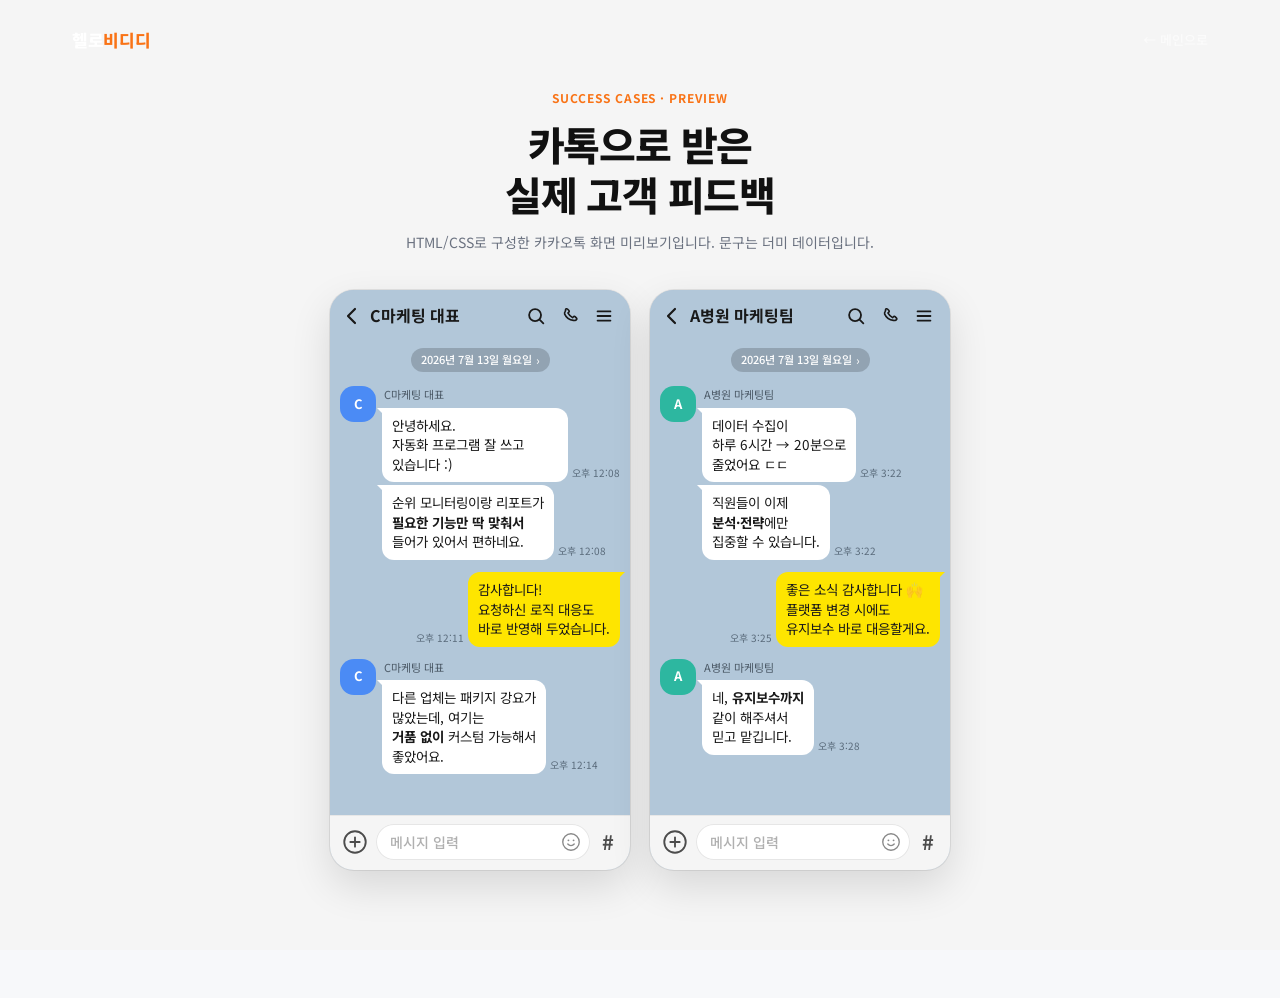
<file: test.html>
<!DOCTYPE html>
<html lang="ko">
<head>
  <meta charset="UTF-8">
  <meta name="viewport" content="width=device-width, initial-scale=1.0, viewport-fit=cover">
  <meta name="robots" content="noindex">
  <title>고객 사례 미리보기 | 헬로비디디</title>
  <link rel="preconnect" href="https://fonts.googleapis.com">
  <link rel="preconnect" href="https://fonts.gstatic.com" crossorigin>
  <link href="https://fonts.googleapis.com/css2?family=Noto+Sans+KR:wght@400;500;600;700&display=swap" rel="stylesheet">
  <link rel="stylesheet" href="css/style.css">
  <link rel="stylesheet" href="css/kakao-cases.css">
</head>
<body class="page-test">
  <header class="header">
    <div class="header__inner">
      <a href="index.html" class="logo">헬로<span>비디디</span></a>
      <a href="index.html" class="test-back">← 메인으로</a>
    </div>
  </header>

  <main>
    <section class="kakao-cases" id="cases-preview">
      <div class="container">
        <p class="kakao-cases__eyebrow">SUCCESS CASES · PREVIEW</p>
        <h1 class="kakao-cases__title">카톡으로 받은<br>실제 고객 피드백</h1>
        <p class="kakao-cases__desc">HTML/CSS로 구성한 카카오톡 화면 미리보기입니다. 문구는 더미 데이터입니다.</p>
      </div>

      <div class="kakao-cases__grid" aria-label="고객 사례 채팅">
        <!-- Case 1 -->
        <article class="kakao-phone">
          <div class="kakao-phone__header">
            <div class="kakao-phone__left">
              <span class="kakao-icon kakao-icon--back" aria-hidden="true">
                <svg viewBox="0 0 24 24" fill="none"><path d="M15 5L8 12l7 7" stroke="currentColor" stroke-width="2.2" stroke-linecap="round" stroke-linejoin="round"/></svg>
              </span>
              <strong>C마케팅 대표</strong>
            </div>
            <div class="kakao-phone__actions" aria-hidden="true">
              <span class="kakao-icon">
                <svg viewBox="0 0 24 24" fill="none"><circle cx="11" cy="11" r="6.5" stroke="currentColor" stroke-width="2"/><path d="M16.2 16.2 20 20" stroke="currentColor" stroke-width="2" stroke-linecap="round"/></svg>
              </span>
              <span class="kakao-icon">
                <svg viewBox="0 0 24 24" fill="none"><path d="M7.2 4.8c.4-.8 1.4-1 2-.4l1.6 1.6c.5.5.4 1.3-.1 1.7l-1 1c1.2 2.2 2.9 3.9 5.1 5.1l1-1c.4-.5 1.2-.6 1.7-.1l1.6 1.6c.6.6.4 1.6-.4 2-.9.5-2 .8-3.1.5C10.4 16.2 7.8 13.6 6.2 10c-.3-1.1 0-2.2.5-3.1.2-.4.4-.7.5-1.1Z" stroke="currentColor" stroke-width="1.8" stroke-linejoin="round"/></svg>
              </span>
              <span class="kakao-icon kakao-icon--menu">
                <svg viewBox="0 0 24 24" fill="none"><path d="M5 7h14M5 12h14M5 17h14" stroke="currentColor" stroke-width="2" stroke-linecap="round"/></svg>
              </span>
            </div>
          </div>
          <div class="kakao-phone__body">
            <div class="kakao-date"><span>2026년 7월 13일 월요일</span></div>
            <div class="kakao-msg kakao-msg--in">
              <span class="kakao-msg__avatar kakao-msg__avatar--marketing" aria-hidden="true">C</span>
              <div class="kakao-msg__col">
                <span class="kakao-msg__name">C마케팅 대표</span>
                <div class="kakao-msg__row">
                  <div class="kakao-bubble kakao-bubble--in">안녕하세요.<br>자동화 프로그램 잘 쓰고 있습니다 :)</div>
                  <time>오후 12:08</time>
                </div>
                <div class="kakao-msg__row">
                  <div class="kakao-bubble kakao-bubble--in">순위 모니터링이랑 리포트가<br><b>필요한 기능만 딱 맞춰서</b><br>들어가 있어서 편하네요.</div>
                  <time>오후 12:08</time>
                </div>
              </div>
            </div>
            <div class="kakao-msg kakao-msg--out">
              <div class="kakao-msg__row kakao-msg__row--out">
                <time>오후 12:11</time>
                <div class="kakao-bubble kakao-bubble--out">감사합니다!<br>요청하신 로직 대응도<br>바로 반영해 두었습니다.</div>
              </div>
            </div>
            <div class="kakao-msg kakao-msg--in">
              <span class="kakao-msg__avatar kakao-msg__avatar--marketing" aria-hidden="true">C</span>
              <div class="kakao-msg__col">
                <span class="kakao-msg__name">C마케팅 대표</span>
                <div class="kakao-msg__row">
                  <div class="kakao-bubble kakao-bubble--in">다른 업체는 패키지 강요가<br>많았는데, 여기는<br><b>거품 없이</b> 커스텀 가능해서<br>좋았어요.</div>
                  <time>오후 12:14</time>
                </div>
              </div>
            </div>
          </div>
          <div class="kakao-phone__input" aria-hidden="true">
            <span class="kakao-phone__plus">
              <svg viewBox="0 0 24 24" fill="none"><circle cx="12" cy="12" r="9.2" stroke="currentColor" stroke-width="1.6"/><path d="M12 8v8M8 12h8" stroke="currentColor" stroke-width="1.6" stroke-linecap="round"/></svg>
            </span>
            <span class="kakao-phone__field">
              <span>메시지 입력</span>
              <svg viewBox="0 0 24 24" fill="none" aria-hidden="true"><circle cx="12" cy="12" r="9" stroke="currentColor" stroke-width="1.5"/><path d="M8.5 14.2c.9 1.1 2.1 1.7 3.5 1.7s2.6-.6 3.5-1.7" stroke="currentColor" stroke-width="1.5" stroke-linecap="round"/><circle cx="9.2" cy="10.2" r="1" fill="currentColor"/><circle cx="14.8" cy="10.2" r="1" fill="currentColor"/></svg>
            </span>
            <span class="kakao-phone__hash">#</span>
          </div>
        </article>

        <!-- Case 2 -->
        <article class="kakao-phone">
          <div class="kakao-phone__header">
            <div class="kakao-phone__left">
              <span class="kakao-icon kakao-icon--back" aria-hidden="true">
                <svg viewBox="0 0 24 24" fill="none"><path d="M15 5L8 12l7 7" stroke="currentColor" stroke-width="2.2" stroke-linecap="round" stroke-linejoin="round"/></svg>
              </span>
              <strong>A병원 마케팅팀</strong>
            </div>
            <div class="kakao-phone__actions" aria-hidden="true">
              <span class="kakao-icon">
                <svg viewBox="0 0 24 24" fill="none"><circle cx="11" cy="11" r="6.5" stroke="currentColor" stroke-width="2"/><path d="M16.2 16.2 20 20" stroke="currentColor" stroke-width="2" stroke-linecap="round"/></svg>
              </span>
              <span class="kakao-icon">
                <svg viewBox="0 0 24 24" fill="none"><path d="M7.2 4.8c.4-.8 1.4-1 2-.4l1.6 1.6c.5.5.4 1.3-.1 1.7l-1 1c1.2 2.2 2.9 3.9 5.1 5.1l1-1c.4-.5 1.2-.6 1.7-.1l1.6 1.6c.6.6.4 1.6-.4 2-.9.5-2 .8-3.1.5C10.4 16.2 7.8 13.6 6.2 10c-.3-1.1 0-2.2.5-3.1.2-.4.4-.7.5-1.1Z" stroke="currentColor" stroke-width="1.8" stroke-linejoin="round"/></svg>
              </span>
              <span class="kakao-icon kakao-icon--menu">
                <svg viewBox="0 0 24 24" fill="none"><path d="M5 7h14M5 12h14M5 17h14" stroke="currentColor" stroke-width="2" stroke-linecap="round"/></svg>
              </span>
            </div>
          </div>
          <div class="kakao-phone__body">
            <div class="kakao-date"><span>2026년 7월 13일 월요일</span></div>
            <div class="kakao-msg kakao-msg--in">
              <span class="kakao-msg__avatar kakao-msg__avatar--hospital" aria-hidden="true">A</span>
              <div class="kakao-msg__col">
                <span class="kakao-msg__name">A병원 마케팅팀</span>
                <div class="kakao-msg__row">
                  <div class="kakao-bubble kakao-bubble--in">데이터 수집이<br>하루 6시간 → 20분으로<br>줄었어요 ㄷㄷ</div>
                  <time>오후 3:22</time>
                </div>
                <div class="kakao-msg__row">
                  <div class="kakao-bubble kakao-bubble--in">직원들이 이제<br><b>분석·전략</b>에만<br>집중할 수 있습니다.</div>
                  <time>오후 3:22</time>
                </div>
              </div>
            </div>
            <div class="kakao-msg kakao-msg--out">
              <div class="kakao-msg__row kakao-msg__row--out">
                <time>오후 3:25</time>
                <div class="kakao-bubble kakao-bubble--out">좋은 소식 감사합니다 🙌<br>플랫폼 변경 시에도<br>유지보수 바로 대응할게요.</div>
              </div>
            </div>
            <div class="kakao-msg kakao-msg--in">
              <span class="kakao-msg__avatar kakao-msg__avatar--hospital" aria-hidden="true">A</span>
              <div class="kakao-msg__col">
                <span class="kakao-msg__name">A병원 마케팅팀</span>
                <div class="kakao-msg__row">
                  <div class="kakao-bubble kakao-bubble--in">네, <b>유지보수까지</b><br>같이 해주셔서<br>믿고 맡깁니다.</div>
                  <time>오후 3:28</time>
                </div>
              </div>
            </div>
          </div>
          <div class="kakao-phone__input" aria-hidden="true">
            <span class="kakao-phone__plus">
              <svg viewBox="0 0 24 24" fill="none"><circle cx="12" cy="12" r="9.2" stroke="currentColor" stroke-width="1.6"/><path d="M12 8v8M8 12h8" stroke="currentColor" stroke-width="1.6" stroke-linecap="round"/></svg>
            </span>
            <span class="kakao-phone__field">
              <span>메시지 입력</span>
              <svg viewBox="0 0 24 24" fill="none" aria-hidden="true"><circle cx="12" cy="12" r="9" stroke="currentColor" stroke-width="1.5"/><path d="M8.5 14.2c.9 1.1 2.1 1.7 3.5 1.7s2.6-.6 3.5-1.7" stroke="currentColor" stroke-width="1.5" stroke-linecap="round"/><circle cx="9.2" cy="10.2" r="1" fill="currentColor"/><circle cx="14.8" cy="10.2" r="1" fill="currentColor"/></svg>
            </span>
            <span class="kakao-phone__hash">#</span>
          </div>
        </article>

      </div>
    </section>
  </main>
</body>
</html>
</file>
<file: css/style.css>
/* ===== Blackkiwi-inspired Clean Design ===== */
*, *::before, *::after { box-sizing: border-box; margin: 0; padding: 0; }

:root {
  --bg: #0a0a0a;
  --surface: #12141a;
  --surface-2: #1a1d26;
  --border: rgba(255, 255, 255, .1);
  --text: #ffffff;
  --muted: rgba(255, 255, 255, .55);
  --muted-2: rgba(255, 255, 255, .38);
  --black: #0a0a0a;
  --white: #ffffff;
  --gray-50: #14161c;
  --gray-100: #1a1d26;
  --gray-200: rgba(255, 255, 255, .12);
  --gray-300: rgba(255, 255, 255, .2);
  --gray-400: rgba(255, 255, 255, .4);
  --gray-500: rgba(255, 255, 255, .55);
  --gray-600: rgba(255, 255, 255, .68);
  --gray-700: rgba(255, 255, 255, .82);
  --orange: #f97316;
  --orange-light: rgba(249, 115, 22, .16);
  --green: #00c896;
  --green-light: rgba(0, 200, 150, .15);
  --radius: 16px;
  --radius-pill: 999px;
  --shadow: 0 1px 3px rgba(0,0,0,.25), 0 12px 32px rgba(0,0,0,.28);
  --header-h: 80px;
  --safe-bottom: env(safe-area-inset-bottom, 0);
}

html { scroll-behavior: smooth; -webkit-text-size-adjust: 100%; }

/* Custom scrollbar — thin, quiet, brand hover */
html {
  scrollbar-width: thin;
  scrollbar-color: rgba(17, 17, 17, .28) transparent;
}

*::-webkit-scrollbar {
  width: 6px;
  height: 6px;
}

*::-webkit-scrollbar-track {
  background: transparent;
}

*::-webkit-scrollbar-thumb {
  background-color: rgba(17, 17, 17, .22);
  border-radius: 999px;
  border: 1px solid transparent;
  background-clip: padding-box;
}

*::-webkit-scrollbar-thumb:hover {
  background-color: rgba(249, 115, 22, .7);
}

*::-webkit-scrollbar-thumb:active {
  background-color: var(--orange);
}

*::-webkit-scrollbar-corner {
  background: transparent;
}

/* Dark sections: lighter thumb */
.section--ink,
.hero,
.header--dark {
  scrollbar-color: rgba(255, 255, 255, .28) transparent;
}

body {
  font-family: "Noto Sans KR", -apple-system, sans-serif;
  font-size: 16px;
  line-height: 1.6;
  color: #111;
  background: #fff;
  -webkit-font-smoothing: antialiased;
  padding-bottom: var(--safe-bottom);
}

.container {
  width: 100%;
  max-width: 1040px;
  margin: 0 auto;
  padding: 0 24px;
}

a { color: inherit; text-decoration: none; }

/* ===== Header ===== */
.header {
  position: absolute;
  top: 0;
  left: 0;
  right: 0;
  z-index: 100;
  background: transparent;
  border-bottom: none;
}

.header__inner {
  display: flex;
  align-items: center;
  justify-content: space-between;
  height: var(--header-h);
  max-width: 1200px;
  margin: 0 auto;
  padding: 0 28px;
}

.logo {
  font-weight: 800;
  font-size: 17px;
  letter-spacing: -.02em;
  color: #fff;
  white-space: nowrap;
}
.logo > span:not(.brand-logo) { color: var(--orange); }
.logo--img {
  display: inline-flex;
  align-items: center;
  line-height: 0;
}

/* Brand lockup: original orange brackets + tight wordmark */
.brand-lockup {
  display: block;
  width: auto;
  height: 28px;
}
.logo--img .brand-lockup {
  height: 30px;
}
.brand-lockup--hero {
  height: clamp(44px, 8.5vw, 62px);
  margin: 0 auto;
}
.brand-lockup--footer {
  height: 28px;
  margin: 0 auto 12px;
}

.header--dark .nav-toggle span { background: #e8eaef; }

.nav-toggle {
  display: flex; flex-direction: column; justify-content: center; align-items: center;
  gap: 6px;
  width: 48px; height: 48px;
  background: none; border: none; cursor: pointer; padding: 10px;
  position: relative; z-index: 102;
}
.nav-toggle span { display: block; width: 24px; height: 2.5px; background: var(--black); border-radius: 2px; transition: .25s; }
.nav-toggle[aria-expanded="true"] span:nth-child(1) { transform: translateY(8.5px) rotate(45deg); }
.nav-toggle[aria-expanded="true"] span:nth-child(2) { opacity: 0; }
.nav-toggle[aria-expanded="true"] span:nth-child(3) { transform: translateY(-8.5px) rotate(-45deg); }

.nav {
  display: none;
  flex-direction: column;
  gap: 4px;
  padding: 12px 28px 20px;
  background: rgba(18, 20, 28, .96);
  border-top: 1px solid rgba(255, 255, 255, .08);
  box-shadow: 0 12px 24px rgba(0, 0, 0, .35);
  position: relative;
  z-index: 101;
}

.nav.is-open { display: flex; }

.nav a {
  padding: 14px 12px;
  font-size: 17px; font-weight: 600;
  color: rgba(255, 255, 255, .78);
  border-radius: 10px;
}

.nav a:hover { color: #fff; background: rgba(255, 255, 255, .06); }
.nav__cta { color: var(--orange) !important; font-weight: 700 !important; }

.nav-backdrop {
  position: fixed;
  inset: 0;
  top: var(--header-h);
  background: rgba(0, 0, 0, .55);
  z-index: 99;
}

.nav-backdrop[hidden] { display: none; }

body.nav-open { overflow: hidden; }

/* ===== Hero (full-bleed dark) ===== */
.hero {
  position: relative;
  isolation: isolate;
  min-height: 100svh;
  display: flex;
  flex-direction: column;
  align-items: center;
  justify-content: center;
  text-align: center;
  padding: calc(var(--header-h) + 24px) 24px 88px;
  background: #0a0a0a;
  color: #fff;
  overflow: hidden;
  contain: layout paint style;
  --mx: 50%;
  --my: 42%;
}

.hero__warp {
  position: absolute;
  inset: 0;
  z-index: 0;
  pointer-events: none;
  background-image:
    linear-gradient(rgba(255, 255, 255, .055) 1px, transparent 1px),
    linear-gradient(90deg, rgba(255, 255, 255, .055) 1px, transparent 1px);
  background-size: 64px 64px;
  background-position: center 42%;
  mask-image: radial-gradient(ellipse 72% 64% at 50% 42%, #000 18%, transparent 78%);
  -webkit-mask-image: radial-gradient(ellipse 72% 64% at 50% 42%, #000 18%, transparent 78%);
  opacity: .85;
}

.hero__spotlight {
  position: absolute;
  inset: 0;
  z-index: 0;
  pointer-events: none;
  background:
    radial-gradient(circle 200px at var(--mx) var(--my), rgba(255, 255, 255, .08) 0%, rgba(255, 255, 255, .02) 40%, transparent 68%);
  opacity: 0;
  transition: opacity .35s ease;
}

.hero.is-tracking .hero__spotlight {
  opacity: 1;
}

.hero__inner {
  position: relative;
  z-index: 1;
  max-width: 820px;
  margin: 0 auto;
}

.hero__brand {
  margin-bottom: 22px;
  line-height: 1;
}

.hero__title {
  margin-bottom: 20px;
  word-break: keep-all;
}

.hero__line {
  display: block;
  font-size: clamp(32px, 7.2vw, 60px);
  font-weight: 800;
  line-height: 1.18;
  letter-spacing: -.04em;
  word-break: keep-all;
}

.hero__line--main { color: #fff; }

.hero__line--accent { color: #fff; }

.hero__sub {
  max-width: 520px;
  margin: 0 auto 40px;
  font-size: clamp(15px, 2.5vw, 18px);
  font-weight: 500;
  line-height: 1.65;
  color: rgba(255, 255, 255, .62);
  word-break: keep-all;
}

.hero__actions {
  display: flex;
  flex-direction: column;
  gap: 12px;
  align-items: center;
  justify-content: center;
}

.hero__scroll {
  position: absolute;
  bottom: 28px;
  left: 50%;
  transform: translateX(-50%);
  z-index: 1;
  display: flex;
  flex-direction: column;
  align-items: center;
  gap: 10px;
  color: rgba(255, 255, 255, .45);
  transition: color .2s;
  animation: hero-scroll-float 2.2s ease-in-out infinite;
}

.hero__scroll:hover { color: rgba(255, 255, 255, .75); }

.hero__scroll-label {
  font-size: 11px;
  font-weight: 600;
  letter-spacing: .22em;
}

.hero__scroll-mouse {
  width: 18px;
  height: 28px;
  border: 1.5px solid currentColor;
  border-radius: 10px;
  display: flex;
  justify-content: center;
  padding-top: 6px;
}

.hero__scroll-dot {
  width: 3px;
  height: 6px;
  border-radius: 2px;
  background: currentColor;
  animation: hero-scroll-dot 1.6s ease-in-out infinite;
}

@keyframes hero-scroll-float {
  0%, 100% { transform: translateX(-50%) translateY(0); }
  50% { transform: translateX(-50%) translateY(6px); }
}

@keyframes hero-scroll-dot {
  0% { opacity: 1; transform: translateY(0); }
  70% { opacity: 0; transform: translateY(8px); }
  100% { opacity: 0; transform: translateY(8px); }
}

@media (prefers-reduced-motion: reduce) {
  .hero__scroll,
  .hero__scroll-dot { animation: none; }
  .hero__spotlight { display: none; }
  .hero__inner { transition: none; }
}

@media (hover: none), (pointer: coarse) {
  .hero__spotlight { display: none; }
}

/* ===== Buttons ===== */
.btn {
  display: inline-flex; align-items: center; justify-content: center;
  padding: 14px 32px; font-size: 15px; font-weight: 600;
  border-radius: var(--radius-pill); border: 1.5px solid transparent;
  cursor: pointer; transition: .15s; min-height: 50px;
}
.btn--dark { background: #fff; color: #0a0a0a; }
.btn--dark:hover { background: #e8e8e8; }
.btn--outline { background: transparent; color: #fff; border-color: rgba(255,255,255,.28); }
.btn--outline:hover { border-color: #fff; }
.btn--orange {
  background: var(--orange);
  color: #fff;
  border-color: var(--orange);
  min-width: 168px;
}
.btn--orange:hover { background: #ea580c; border-color: #ea580c; }
.btn--ghost {
  background: transparent;
  color: #fff;
  border-color: rgba(255, 255, 255, .35);
  min-width: 168px;
}
.btn--ghost:hover { border-color: #fff; background: rgba(255, 255, 255, .06); }
.btn--green { background: var(--green-light); color: var(--green); font-size: 13px; padding: 10px 18px; min-height: auto; white-space: nowrap; }
.btn--green:hover { filter: brightness(1.1); }

/* ===== NUMBERS ===== */
.numbers {
  background: #141414;
  color: var(--white);
  padding: 72px 0;
  border-top: none;
}

.numbers__title {
  text-align: center;
  font-size: 13px;
  font-weight: 700;
  letter-spacing: .15em;
  margin-bottom: 40px;
  color: var(--muted-2);
}

.numbers__grid {
  display: grid;
  grid-template-columns: repeat(2, 1fr);
  gap: 32px 16px;
}

.numbers__value {
  font-size: 36px;
  font-weight: 800;
  letter-spacing: -.03em;
  line-height: 1;
  margin-bottom: 8px;
}

.numbers__label {
  font-size: 15px;
  font-weight: 600;
  margin-bottom: 4px;
}

.numbers__sub {
  font-size: 13px;
  color: var(--muted);
}

/* ===== Section titles ===== */
.section-title {
  font-size: clamp(26px, 4vw, 34px);
  font-weight: 800;
  text-align: center;
  letter-spacing: -.02em;
  margin-bottom: 10px;
  color: var(--white);
}

.section-desc {
  font-size: 15px;
  color: var(--muted);
  text-align: center;
  margin-bottom: 40px;
}

/* ===== Skill tags removed — keywords in hero ===== */

/* ===== Capabilities ===== */
.capabilities { padding: 80px 0; border-top: none; }

.step-nav {
  display: flex; gap: 10px; overflow-x: auto;
  padding-bottom: 8px; margin-bottom: 24px;
  -webkit-overflow-scrolling: touch; scrollbar-width: none;
}
.step-nav::-webkit-scrollbar { display: none; }

.step-nav__btn {
  flex-shrink: 0;
  padding: 12px 20px;
  font-size: 14px; font-weight: 600;
  font-family: inherit;
  border: 1.5px solid var(--border);
  border-radius: var(--radius-pill);
  background: var(--surface);
  color: var(--muted);
  cursor: pointer;
  transition: .15s;
  white-space: nowrap;
}
.step-nav__btn.is-active {
  background: var(--orange-light);
  border-color: var(--orange);
  color: var(--orange);
}

.cap-panel { display: none; }
.cap-panel.is-active { display: block; animation: fadeUp .4s ease; }

.cap-panel__inner {
  background: var(--surface);
  border: 1px solid var(--border);
  border-radius: 20px;
  padding: 28px;
  box-shadow: var(--shadow);
  display: grid;
  gap: 24px;
}

.cap-panel__badge {
  display: inline-block;
  font-size: 12px; font-weight: 700;
  color: var(--orange);
  background: var(--orange-light);
  padding: 5px 12px;
  border-radius: 6px;
  margin-bottom: 8px;
}

.cap-panel__goal { font-size: 14px; color: var(--muted); margin-bottom: 8px; }
.cap-panel__headline { font-size: 22px; font-weight: 700; line-height: 1.4; margin-bottom: 12px; letter-spacing: -.02em; color: var(--white); }
.cap-panel__desc { font-size: 15px; color: var(--muted); line-height: 1.7; margin-bottom: 20px; }
.cap-panel__tags { display: flex; flex-wrap: wrap; gap: 6px; }

.cap-tag {
  display: inline-block;
  padding: 6px 12px;
  font-size: 12px; font-weight: 600;
  color: var(--gray-600);
  background: var(--surface-2);
  border: 1px solid var(--border);
  border-radius: 6px;
}

.pill {
  display: inline-flex; align-items: center;
  padding: 8px 14px; font-size: 13px; font-weight: 500;
  border: 1px solid var(--border); border-radius: var(--radius-pill);
  background: var(--surface); color: var(--gray-700);
  transition: .15s;
}
.pill:hover { border-color: rgba(255,255,255,.28); }
.pill--muted { font-size: 11px; color: var(--muted); background: var(--surface-2); margin-bottom: 8px; }
.pill--green { font-size: 11px; color: var(--green); background: var(--green-light); border: none; }

.visual-card {
  background: var(--surface-2);
  border-radius: 12px;
  padding: 20px;
  display: flex; flex-direction: column; gap: 10px;
}

/* Capability visuals — per tab */
.cap-visual {
  background: var(--surface-2);
  border: 1px solid var(--border);
  border-radius: 14px;
  padding: 20px;
  min-height: 180px;
  display: flex;
  flex-direction: column;
  justify-content: center;
}

.cap-visual__title {
  font-size: 11px; font-weight: 700; letter-spacing: .06em;
  text-transform: uppercase; color: var(--gray-400);
  margin-bottom: 16px;
}

/* 01 Ranking bar chart */
.rank-chart {
  display: flex; align-items: flex-end; justify-content: center;
  gap: 12px;
}
.rank-chart__item {
  display: flex; flex-direction: column; align-items: center; gap: 8px;
  font-size: 11px; font-weight: 600; color: var(--gray-500);
}
.rank-chart__item--lead { color: var(--orange); }
.rank-chart__item--lead .rank-chart__label { color: var(--orange); font-weight: 700; }
.rank-chart__track {
  position: relative;
  width: 36px; height: 100px;
  display: flex; flex-direction: column; justify-content: flex-end;
  background: rgba(255,255,255,.08);
  border-radius: 8px 8px 4px 4px;
  overflow: hidden;
}
.rank-chart__num {
  position: absolute; top: 6px; left: 0; right: 0;
  text-align: center;
  font-size: 11px; font-weight: 800; color: var(--white);
  z-index: 1;
  text-shadow: 0 1px 2px rgba(0,0,0,.25);
}
.rank-chart__item:not(.rank-chart__item--lead) .rank-chart__num {
  color: rgba(255,255,255,.7);
  text-shadow: none;
}
.rank-chart__bar {
  width: 100%; height: 0;
  border-radius: 4px 4px 0 0;
  background: linear-gradient(180deg, #fdba74, var(--orange));
  transition: height 0.85s cubic-bezier(.22,1,.36,1);
}
.rank-chart__item--lead .rank-chart__bar {
  background: linear-gradient(180deg, #fb923c, #ea580c);
}
.rank-chart__label {
  font-size: 10px; color: var(--gray-400); white-space: nowrap;
}

/* 02 Donut gauge */
.donut-gauge {
  position: relative;
  width: 120px; height: 120px;
  margin: 0 auto 14px;
}
.donut-gauge__ring {
  width: 100%; height: 100%;
  border-radius: 50%;
  background: conic-gradient(var(--orange) 0deg, var(--orange) 0deg, rgba(255,255,255,.12) 0deg);
  transition: background 1.1s cubic-bezier(.22,1,.36,1);
  position: relative;
}
.donut-gauge__ring::after {
  content: "";
  position: absolute; inset: 18px;
  background: var(--surface-2); border-radius: 50%;
}
.donut-gauge__value {
  position: absolute; inset: 0;
  display: flex; align-items: center; justify-content: center;
  font-size: 22px; font-weight: 800; color: var(--white);
}
.gauge-metrics {
  display: flex; justify-content: center; gap: 20px;
  font-size: 12px; color: var(--gray-500);
}
.gauge-metrics strong { color: var(--orange); font-weight: 700; }

/* 03 Sentiment analysis */
.sentiment-bars { display: flex; flex-direction: column; gap: 10px; margin-bottom: 14px; }
.sentiment-row {
  display: grid; grid-template-columns: 36px 1fr 32px;
  align-items: center; gap: 8px;
  font-size: 12px; color: var(--gray-600);
}
.sentiment-row em { font-style: normal; font-weight: 700; font-size: 11px; color: var(--gray-500); }
.sentiment-track {
  height: 8px; background: rgba(255,255,255,.1); border-radius: 4px; overflow: hidden;
}
.sentiment-fill {
  height: 100%; width: 0; border-radius: 4px;
  transition: width 0.9s cubic-bezier(.22,1,.36,1);
}
.sentiment-fill--pos { background: var(--orange); }
.sentiment-fill--neu { background: #94a3b8; }
.sentiment-fill--neg { background: #cbd5e1; }
.spark-line {
  width: 100%; height: 48px;
  stroke: var(--orange); stroke-width: 2.5;
  fill: none; stroke-linecap: round; stroke-linejoin: round;
}
.spark-line__path {
  stroke-dasharray: 300;
  stroke-dashoffset: 300;
  transition: stroke-dashoffset 1.2s cubic-bezier(.22,1,.36,1);
}
.cap-panel.is-active .spark-line__path { stroke-dashoffset: 0; }

/* 04 Pipeline */
.pipeline {
  display: flex; align-items: center; justify-content: center;
  gap: 0; flex-wrap: wrap;
}
.pipeline__node {
  padding: 10px 14px;
  font-size: 12px; font-weight: 700;
  background: var(--surface);
  border: 1.5px solid var(--border);
  border-radius: 10px;
  color: var(--gray-600);
  opacity: 0; transform: translateY(8px);
  transition: opacity .4s ease, transform .4s ease, border-color .2s;
}
.pipeline__node--accent {
  border-color: var(--orange);
  color: var(--orange);
  background: var(--orange-light);
}
.cap-panel.is-active .pipeline__node {
  opacity: 1; transform: translateY(0);
}
.cap-panel.is-active .pipeline__node:nth-child(1) { transition-delay: .05s; }
.cap-panel.is-active .pipeline__node:nth-child(3) { transition-delay: .15s; }
.cap-panel.is-active .pipeline__node:nth-child(5) { transition-delay: .25s; }
.cap-panel.is-active .pipeline__node:nth-child(7) { transition-delay: .35s; }
.pipeline__line {
  width: 20px; height: 2px;
  background: rgba(255,255,255,.18);
  position: relative;
  transform: scaleX(0);
  transform-origin: left;
  transition: transform .35s ease;
}
.cap-panel.is-active .pipeline__line { transform: scaleX(1); }
.cap-panel.is-active .pipeline__line:nth-child(2) { transition-delay: .1s; }
.cap-panel.is-active .pipeline__line:nth-child(4) { transition-delay: .2s; }
.cap-panel.is-active .pipeline__line:nth-child(6) { transition-delay: .3s; }
.pipeline-status {
  display: flex; align-items: center; justify-content: center; gap: 6px;
  margin-top: 16px; font-size: 11px; font-weight: 600; color: var(--gray-500);
}
.pipeline-status__dot {
  width: 7px; height: 7px; border-radius: 50%;
  background: #22c55e;
  animation: pulse-dot 1.8s ease infinite;
}
@keyframes pulse-dot {
  0%, 100% { opacity: 1; transform: scale(1); }
  50% { opacity: .5; transform: scale(.85); }
}

@media (prefers-reduced-motion: reduce) {
  .pipeline__node, .pipeline__line, .spark-line__path { transition: none !important; opacity: 1 !important; transform: none !important; stroke-dashoffset: 0 !important; }
  .pipeline-status__dot { animation: none; }
}

/* ===== Products & Dashboard ===== */
.products { padding: 80px 0; background: transparent; border-top: none; }

.products__grid {
  display: grid; gap: 14px; margin-bottom: 20px;
}

.product-card {
  display: block;
  text-decoration: none;
  color: inherit;
  background: var(--surface);
  border: 1px solid var(--border);
  border-radius: var(--radius);
  padding: 28px;
  box-shadow: var(--shadow);
  transition: transform .2s, border-color .2s;
}
.product-card:hover {
  transform: translateY(-2px);
  border-color: var(--orange);
}
.product-card__name { font-size: 20px; font-weight: 700; margin-bottom: 4px; color: var(--white); }
.product-card__url {
  font-size: 14px; font-weight: 600; color: var(--orange);
  margin-bottom: 10px;
}
.product-card__desc { font-size: 15px; color: var(--muted); line-height: 1.6; }

.dashboard-card {
  background: var(--surface);
  border: 1px solid var(--border);
  border-radius: var(--radius);
  padding: 28px;
  margin-bottom: 16px;
  box-shadow: var(--shadow);
}

.dashboard-card__header {
  display: flex; align-items: flex-start; justify-content: space-between;
  margin-bottom: 24px; gap: 12px;
}
.dashboard-card__title { font-size: 17px; font-weight: 700; margin-bottom: 4px; color: var(--white); }
.dashboard-card__sub { font-size: 13px; color: var(--muted); }

.live-badge {
  display: flex; align-items: center; gap: 6px;
  font-size: 12px; font-weight: 500; color: var(--muted); white-space: nowrap;
}
.live-badge__dot {
  width: 8px; height: 8px; border-radius: 50%;
  background: #22c55e;
  animation: pulse 2s ease infinite;
}
@keyframes pulse {
  0%, 100% { opacity: 1; transform: scale(1); }
  50% { opacity: .5; transform: scale(.85); }
}

/* Bar chart */
.bar-chart {
  display: flex; align-items: flex-end; justify-content: space-between;
  gap: 8px; height: 140px;
}
.bar-chart__col { flex: 1; display: flex; flex-direction: column; align-items: center; height: 100%; }
.bar-chart__wrap { flex: 1; width: 100%; display: flex; flex-direction: column; align-items: center; justify-content: flex-end; gap: 6px; }
.bar-chart__value {
  font-size: 10px; font-weight: 600; color: var(--muted); line-height: 1;
}
.bar-chart__bar {
  width: 100%; max-width: 32px; height: 0;
  border-radius: 6px 6px 2px 2px;
  background: linear-gradient(180deg, var(--orange), #fb923c);
  transition: height 1s cubic-bezier(.22,1,.36,1);
}
.bar-chart__bar[data-value="0"] { background: rgba(255,255,255,.12); }
.bar-chart__label { font-size: 11px; color: var(--muted-2); margin-top: 8px; }

/* Feed list */
.feed-list { list-style: none; }
.feed-item {
  display: grid;
  grid-template-columns: auto 1fr minmax(120px, 148px);
  align-items: center;
  gap: 12px;
  padding: 16px 0;
  border-bottom: 1px solid var(--border);
  font-size: 13px;
}
.feed-item:last-child { border-bottom: none; }
.feed-item__platform {
  font-size: 11px; font-weight: 600;
  color: var(--green); background: var(--green-light);
  padding: 4px 8px; border-radius: 6px; white-space: nowrap;
}
.feed-item__body { display: flex; flex-direction: column; gap: 2px; min-width: 0; }
.feed-item__body strong { font-size: 14px; font-weight: 600; color: var(--white); }
.feed-item__body span { font-size: 12px; color: var(--muted); }
.feed-item__effect {
  display: flex; flex-direction: column; align-items: flex-end; gap: 4px;
  text-align: right;
}
.feed-item__effect-label {
  font-size: 10px; font-weight: 600; color: var(--muted-2);
  text-transform: uppercase; letter-spacing: .02em;
}
.feed-item__effect-compare {
  display: flex; align-items: center; gap: 6px; flex-wrap: wrap; justify-content: flex-end;
  font-size: 12px; line-height: 1.3;
}
.feed-item__effect-compare .is-before { color: var(--muted-2); text-decoration: line-through; }
.feed-item__effect-compare .is-arrow { color: var(--muted-2); font-size: 11px; }
.feed-item__effect-compare .is-after { font-weight: 700; color: var(--white); }
.feed-item__effect-badge {
  display: inline-block;
  font-size: 11px; font-weight: 700; color: var(--orange);
  background: var(--orange-light); padding: 3px 8px; border-radius: var(--radius-pill);
}

.mini-bar { height: 6px; background: rgba(255,255,255,.08); border-radius: 3px; overflow: hidden; }
.mini-bar__fill { height: 100%; width: 0; border-radius: 3px; transition: width 1s cubic-bezier(.22,1,.36,1); }
.mini-bar__fill--before { background: var(--gray-400); }
.mini-bar__fill--after { background: var(--orange); }

/* ===== Kmong ===== */
.kmong-section { padding: 64px 0; }

.kmong-card {
  background: var(--white);
  border: 1px solid var(--gray-200);
  border-radius: var(--radius);
  padding: 24px;
  box-shadow: var(--shadow);
  max-width: 520px;
  margin: 0 auto;
}

.kmong-card__row {
  display: flex; align-items: center; gap: 14px;
  margin-bottom: 24px;
}
.kmong-card__avatar { width: 48px; height: 48px; border-radius: 50%; object-fit: cover; border: 2px solid var(--green); }
.kmong-card__row > div { flex: 1; min-width: 0; }
.kmong-card__name { font-size: 17px; font-weight: 700; margin: 4px 0 2px; }
.kmong-card__rating { font-size: 13px; color: var(--orange); font-weight: 600; }
.kmong-card__rating small { color: var(--gray-400); font-weight: 400; }

.kmong-card__stats {
  display: grid; grid-template-columns: repeat(3, 1fr); gap: 12px;
  margin-bottom: 20px;
}
@media (max-width: 640px) {
  .kmong-card__stats { grid-template-columns: 1fr; }
}
.kmong-stat {
  text-align: center; padding: 20px;
  background: var(--gray-50); border-radius: 12px;
}
.kmong-stat--highlight { background: var(--orange-light); }
.kmong-stat__num { font-size: 36px; font-weight: 800; color: var(--black); line-height: 1; }
.kmong-stat--highlight .kmong-stat__num { color: var(--orange); }
.kmong-stat__unit { font-size: 20px; font-weight: 700; color: var(--orange); }
.kmong-stat__lbl { display: block; font-size: 12px; color: var(--gray-500); margin-top: 6px; }

.kmong-card__meta {
  list-style: none; display: grid; grid-template-columns: 1fr 1fr; gap: 8px;
}
.kmong-card__meta li {
  font-size: 12px; color: var(--gray-500);
  padding: 8px 10px; background: var(--gray-50); border-radius: 8px;
}

/* ===== Contact ===== */
.contact {
  padding: 88px 0 100px;
  background: transparent;
  border-top: none;
}

.contact-hero {
  text-align: center;
  max-width: 560px;
  margin: 0 auto 28px;
}

.contact-hero__eyebrow {
  font-size: 12px; font-weight: 700; letter-spacing: .14em;
  color: var(--orange); margin-bottom: 12px;
}

.contact-hero__title {
  font-size: 34px; font-weight: 800; letter-spacing: -.03em;
  margin-bottom: 10px; color: var(--white);
}

.contact-hero__desc {
  font-size: 16px; color: var(--muted); line-height: 1.6;
  margin-bottom: 18px;
}

.contact-hero__points {
  list-style: none;
  display: flex; flex-wrap: wrap; justify-content: center; gap: 8px;
}

.contact-hero__points li {
  font-size: 13px; font-weight: 600; color: var(--muted);
  padding: 7px 14px;
  background: var(--surface);
  border: 1px solid var(--border);
  border-radius: var(--radius-pill);
}

.contact-highlights {
  display: grid;
  gap: 10px;
  max-width: 640px;
  margin: 0 auto 24px;
}

.contact-highlight {
  padding: 16px 18px;
  background: var(--surface);
  border: 1px solid var(--border);
  border-radius: 12px;
  text-align: left;
}

.contact-highlight__title {
  font-size: 15px; font-weight: 700; color: var(--white);
  margin-bottom: 4px;
}

.contact-highlight__desc {
  font-size: 14px; line-height: 1.55; color: var(--muted);
}

.contact-grid {
  display: grid;
  grid-template-columns: 1fr 1fr;
  gap: 12px;
  max-width: 920px;
  margin: 0 auto;
}

.contact-card--primary {
  grid-column: 1 / -1;
}

@media (min-width: 720px) {
  .contact-grid {
    grid-template-columns: repeat(3, minmax(0, 1fr));
    gap: 14px;
  }

  .contact-card--primary {
    grid-column: auto;
  }
}

.contact-card {
  position: relative;
  display: flex;
  flex-direction: column;
  align-items: flex-start;
  gap: 14px;
  min-height: 100%;
  padding: 20px 18px 18px;
  background: var(--surface);
  border: 1px solid var(--border);
  border-radius: 16px;
  text-decoration: none;
  color: inherit;
  transition: border-color .18s, box-shadow .18s, transform .18s;
}

@media (hover: hover) and (pointer: fine) {
  .contact-card:hover {
    border-color: rgba(249, 115, 22, .45);
    box-shadow: 0 10px 28px rgba(0, 0, 0, .08);
    transform: translateY(-2px);
  }
}

.contact-card--primary {
  border-color: rgba(249, 115, 22, .4);
  background: linear-gradient(180deg, #fff7ed 0%, #fff 56%);
}

.contact-card__badge {
  position: absolute;
  top: 14px;
  right: 14px;
  font-size: 10px;
  font-weight: 700;
  color: #c2410c;
  background: #ffedd5;
  padding: 3px 8px;
  border-radius: 999px;
}

.contact-card__icon {
  width: 44px;
  height: 44px;
  display: flex;
  align-items: center;
  justify-content: center;
  border-radius: 12px;
  color: var(--white);
  flex-shrink: 0;
}

.contact-card--kakao .contact-card__icon { background: #3c1e1e; color: #fee500; }
.contact-card--telegram .contact-card__icon { background: #229ed9; }
.contact-card--email .contact-card__icon { background: #111; color: #fff; }

.contact-card__body {
  min-width: 0;
  width: 100%;
  display: flex;
  flex-direction: column;
  gap: 4px;
}

.contact-card__label {
  display: block;
  font-size: 12px;
  font-weight: 700;
  color: var(--muted);
  letter-spacing: .02em;
}

.contact-card__value {
  display: block;
  font-size: 15px;
  font-weight: 800;
  letter-spacing: -.02em;
  line-height: 1.35;
  word-break: keep-all;
  overflow-wrap: anywhere;
  color: var(--white);
}

.contact-card--kakao .contact-card__value { color: #3c1e1e; }
.contact-card--telegram .contact-card__value { color: #0369a1; }
.contact-card--email .contact-card__value { color: #111; font-size: 14px; }

.contact-card__hint {
  display: block;
  margin-top: 4px;
  font-size: 12px;
  font-weight: 500;
  color: var(--muted-2);
  line-height: 1.4;
}

.contact-card__action {
  display: none;
}

/* ===== Footer ===== */
.footer {
  padding: 40px 0 48px;
  text-align: center;
  font-size: 13px;
  color: var(--muted-2);
  border-top: 1px solid var(--border);
}
.footer span { color: var(--orange); font-weight: 600; }

/* ===== Mobile Kakao FAB ===== */
.float-kakao {
  position: fixed;
  right: calc(16px + env(safe-area-inset-right, 0px));
  bottom: calc(16px + var(--safe-bottom));
  width: 56px;
  height: 56px;
  display: inline-flex;
  align-items: center;
  justify-content: center;
  border-radius: 50%;
  background: #fee500;
  color: #191919;
  box-shadow: 0 8px 24px rgba(0, 0, 0, .18);
  z-index: 90;
}
.float-kakao:active {
  transform: scale(.96);
}

/* ===== Reveal ===== */
.reveal {
  opacity: 0; transform: translateY(20px);
  transition: opacity .6s ease, transform .6s ease;
}
.reveal.is-visible { opacity: 1; transform: translateY(0); }

@keyframes fadeUp {
  from { opacity: 0; transform: translateY(12px); }
  to { opacity: 1; transform: translateY(0); }
}

/* ===== Tablet+ ===== */
@media (min-width: 640px) {
  .hero__actions { flex-direction: row; justify-content: center; }
  .numbers__grid { grid-template-columns: repeat(4, 1fr); }
  .numbers__value { font-size: 40px; }
  .products__grid { grid-template-columns: 1fr 1fr; }
  .cap-panel__inner { grid-template-columns: 1fr 1fr; align-items: center; }
  .feed-item { grid-template-columns: 110px 1fr minmax(148px, 180px); }
}

@media (max-width: 479px) {
  .feed-item {
    grid-template-columns: 1fr;
    gap: 10px;
  }
  .feed-item__effect {
    align-items: flex-start;
    text-align: left;
  }
  .feed-item__effect-compare { justify-content: flex-start; }
}

@media (min-width: 768px) {
  .nav-toggle { display: none; }
  .nav-backdrop { display: none !important; }
  body.nav-open { overflow: auto; }

  .header {
    display: flex;
    align-items: center;
    max-width: 1200px;
    margin: 0 auto;
    padding: 0 32px;
    height: var(--header-h);
  }

  .header__inner {
    flex: 1;
    max-width: none;
    padding: 0;
  }

  .logo--img .brand-lockup {
    height: 34px;
  }

  .nav {
    display: flex !important;
    flex-direction: row;
    align-items: center;
    gap: 8px;
    padding: 0;
    margin: 0;
    border: none;
    box-shadow: none;
    background: transparent;
    position: static;
    z-index: auto;
  }

  .nav a {
    padding: 12px 18px;
    font-size: 16px;
    font-weight: 600;
    color: rgba(255, 255, 255, .72);
  }

  .nav a:hover {
    color: #fff;
    background: transparent;
  }
  .float-kakao { display: none; }
  .contact-hero__title { font-size: 36px; }
}

@media (prefers-reduced-motion: reduce) {
  .reveal { opacity: 1; transform: none; transition: none; }
  .tag, .live-badge__dot { animation: none; }
}

/* ===== Section themes (light / soft / ink) ===== */
.section--ink {
  background: #0a0a0a;
  color: #fff;
}

.numbers.section--ink {
  background: #141414;
}

.section--soft {
  background: #f3f4f6;
  color: #111;
}

.section--light {
  background: #ffffff;
  color: #111;
}

.section--light .section-title,
.section--soft .section-title {
  color: #0a0a0a;
}

.section--light .section-desc,
.section--soft .section-desc {
  color: #6b7280;
}

.section--light .step-nav__btn,
.section--soft .step-nav__btn {
  background: #fff;
  border-color: #e5e7eb;
  color: #6b7280;
}

.section--soft .step-nav__btn {
  background: #fff;
}

.section--light .step-nav__btn.is-active,
.section--soft .step-nav__btn.is-active {
  background: #fff7ed;
  border-color: var(--orange);
  color: var(--orange);
}

.section--light .cap-panel__inner,
.section--soft .cap-panel__inner {
  background: #fff;
  border-color: #e5e7eb;
  box-shadow: 0 1px 3px rgba(0,0,0,.05), 0 10px 28px rgba(0,0,0,.06);
}

.section--soft .cap-panel__inner {
  border-color: #e5e7eb;
}

.section--light .cap-panel__headline,
.section--soft .cap-panel__headline {
  color: #0a0a0a;
}

.section--light .cap-panel__goal,
.section--light .cap-panel__desc,
.section--soft .cap-panel__goal,
.section--soft .cap-panel__desc {
  color: #6b7280;
}

.section--light .cap-tag,
.section--soft .cap-tag {
  background: #f3f4f6;
  border-color: #e5e7eb;
  color: #4b5563;
}

.section--light .cap-visual,
.section--soft .cap-visual,
.section--light .visual-card,
.section--soft .visual-card {
  background: #f9fafb;
  border-color: #e5e7eb;
}

.section--light .rank-chart__track,
.section--soft .rank-chart__track {
  background: #e5e7eb;
}

.section--light .rank-chart__item:not(.rank-chart__item--lead) .rank-chart__num,
.section--soft .rank-chart__item:not(.rank-chart__item--lead) .rank-chart__num {
  color: #4b5563;
}

.section--light .donut-gauge__ring::after,
.section--soft .donut-gauge__ring::after {
  background: #f9fafb;
}

.section--light .donut-gauge__value,
.section--soft .donut-gauge__value {
  color: #0a0a0a;
}

.section--light .sentiment-track,
.section--soft .sentiment-track {
  background: #e5e7eb;
}

.section--light .pipeline__node,
.section--soft .pipeline__node {
  background: #fff;
  border-color: #e5e7eb;
  color: #4b5563;
}

.section--light .pipeline__line,
.section--soft .pipeline__line {
  background: #e5e7eb;
}

.section--light .product-card,
.section--soft .product-card,
.section--light .dashboard-card,
.section--soft .dashboard-card {
  background: #fff;
  border-color: #e5e7eb;
  box-shadow: 0 1px 3px rgba(0,0,0,.04), 0 10px 28px rgba(0,0,0,.05);
}

.section--light .product-card__name,
.section--soft .product-card__name,
.section--light .dashboard-card__title,
.section--soft .dashboard-card__title,
.section--light .feed-item__body strong,
.section--soft .feed-item__body strong,
.section--light .feed-item__effect-compare .is-after,
.section--soft .feed-item__effect-compare .is-after {
  color: #0a0a0a;
}

.section--light .product-card__desc,
.section--soft .product-card__desc,
.section--light .dashboard-card__sub,
.section--soft .dashboard-card__sub,
.section--light .feed-item__body span,
.section--soft .feed-item__body span,
.section--light .live-badge,
.section--soft .live-badge {
  color: #6b7280;
}

.section--light .pill--muted,
.section--soft .pill--muted {
  background: #f3f4f6;
  color: #6b7280;
  border-color: transparent;
}

.section--light .feed-item,
.section--soft .feed-item {
  border-bottom-color: #eef0f3;
}

.section--light .bar-chart__bar[data-value="0"],
.section--soft .bar-chart__bar[data-value="0"],
.section--light .mini-bar,
.section--soft .mini-bar {
  background: #e5e7eb;
}

.section--light .bar-chart__label,
.section--soft .bar-chart__label,
.section--light .bar-chart__value,
.section--soft .bar-chart__value {
  color: #9ca3af;
}

.section--light .feed-item__platform {
  color: #059669;
  background: #ecfdf5;
}

.section--soft .feed-item__platform {
  color: #047857;
  background: #d1fae5;
}

.section--light .contact-hero__eyebrow,
.section--soft .contact-hero__eyebrow {
  color: var(--orange);
}

.section--light .contact-hero__title,
.section--soft .contact-hero__title,
.section--light .contact-highlight__title,
.section--soft .contact-highlight__title {
  color: #0a0a0a;
}

.section--light .product-card__url,
.section--soft .product-card__url {
  color: #9ca3af;
}

.section--light .pill:hover,
.section--soft .pill:hover {
  border-color: #d1d5db;
}

.section--light .contact-hero__desc,
.section--soft .contact-hero__desc,
.section--light .contact-highlight__desc,
.section--soft .contact-highlight__desc {
  color: #6b7280;
}

.section--light .contact-hero__points li,
.section--soft .contact-hero__points li {
  background: #fff;
  border-color: #e5e7eb;
  color: #4b5563;
}

.section--soft .contact-hero__points li {
  background: #fff;
}

.section--light .contact-highlight,
.section--soft .contact-highlight,
.section--light .contact-card,
.section--soft .contact-card {
  background: #fff;
  border-color: #e5e7eb;
}

.section--light .contact-card--primary,
.section--soft .contact-card--primary {
  background: linear-gradient(180deg, #fff7ed 0%, #fff 58%);
  border-color: #fdba74;
}

.section--light .contact-card__label,
.section--soft .contact-card__label,
.section--light .contact-card__hint,
.section--soft .contact-card__hint {
  color: #9ca3af;
}

.section--light .contact-card__value,
.section--soft .contact-card__value,
.section--light .contact-card--email .contact-card__value,
.section--soft .contact-card--email .contact-card__value {
  color: #111;
}

.section--light .contact-card--kakao .contact-card__value,
.section--soft .contact-card--kakao .contact-card__value {
  color: #3c1e1e;
}

.section--light .contact-card--telegram .contact-card__value,
.section--soft .contact-card--telegram .contact-card__value {
  color: #0369a1;
}

.section--light .contact-card--email .contact-card__icon {
  background: #111;
}

.footer.section--ink {
  color: rgba(255,255,255,.45);
}

.footer.section--ink {
  border-top: 1px solid rgba(255,255,255,.08);
}
</file>
<file: css/landing.css>
/* ===== FlareLane-inspired landing sections ===== */

.sec-eyebrow {
  font-size: 12px;
  font-weight: 700;
  letter-spacing: .08em;
  color: var(--orange);
  text-align: center;
  margin-bottom: 14px;
}

.sec-title {
  font-size: clamp(28px, 5vw, 42px);
  font-weight: 800;
  text-align: center;
  letter-spacing: -.03em;
  line-height: 1.3;
  color: #0a0a0a;
  margin-bottom: 14px;
  word-break: keep-all;
}

.sec-title em {
  font-style: normal;
  color: var(--orange);
}

.sec-title--left { text-align: left; }

.sec-desc {
  font-size: 15px;
  line-height: 1.7;
  color: #6b7280;
  text-align: center;
  max-width: 560px;
  margin: 0 auto 40px;
  word-break: keep-all;
}

.sec-desc--left {
  text-align: left;
  margin-left: 0;
  margin-right: 0;
}

.sec-badge {
  display: inline-block;
  font-size: 12px;
  font-weight: 600;
  color: #6b7280;
  background: #f3f4f6;
  border: 1px solid #e5e7eb;
  padding: 6px 12px;
  border-radius: 999px;
  margin-bottom: 16px;
}

/* Solutions */
.solutions { padding: 88px 0 72px; }

.cap-grid {
  display: grid;
  grid-template-columns: repeat(2, 1fr);
  gap: 14px;
  margin-bottom: 56px;
}

@media (min-width: 900px) {
  .cap-grid { grid-template-columns: repeat(4, 1fr); gap: 16px; }
}

.cap-tile {
  background: #fff;
  border: 1px solid #e5e7eb;
  border-radius: 16px;
  padding: 22px 20px;
  box-shadow: 0 1px 2px rgba(0,0,0,.04);
}

.cap-tile__no {
  display: block;
  font-size: 12px;
  font-weight: 700;
  color: var(--orange);
  margin-bottom: 10px;
}

.cap-tile__title {
  font-size: 18px;
  font-weight: 800;
  color: #111;
  margin-bottom: 8px;
  letter-spacing: -.02em;
}

.cap-tile__desc {
  font-size: 13px;
  line-height: 1.6;
  color: #6b7280;
  word-break: keep-all;
}

.prog-block__head { margin-bottom: 24px; text-align: center; }
.prog-block__title {
  font-size: clamp(22px, 3vw, 28px);
  font-weight: 800;
  color: #111;
  margin-bottom: 8px;
}
.prog-block__desc { font-size: 14px; color: #6b7280; }

.prog-demos { display: grid; gap: 16px; }
@media (min-width: 900px) {
  .prog-demos { grid-template-columns: repeat(3, 1fr); }
}

.prog-demo {
  background: #fff;
  border: 1px solid #e5e7eb;
  border-radius: 18px;
  padding: 22px;
  display: flex;
  flex-direction: column;
  gap: 18px;
  box-shadow: 0 8px 28px rgba(0,0,0,.04);
}

.prog-demo__tag {
  display: inline-block;
  font-size: 11px;
  font-weight: 700;
  color: var(--orange);
  background: #fff7ed;
  padding: 4px 10px;
  border-radius: 999px;
  margin-bottom: 8px;
}

.prog-demo__name {
  font-size: 18px;
  font-weight: 800;
  color: #111;
  margin-bottom: 8px;
}

.prog-demo__text {
  font-size: 13px;
  line-height: 1.65;
  color: #6b7280;
  margin-bottom: 12px;
  word-break: keep-all;
}

.prog-demo__link {
  font-size: 13px;
  font-weight: 700;
  color: #111;
}

.prog-demo__link:hover { color: var(--orange); }

.prog-demo__ui {
  background: #f8fafc;
  border: 1px solid #eef2f7;
  border-radius: 14px;
  padding: 16px;
  min-height: 120px;
}

.mini-ui__row {
  display: flex;
  justify-content: space-between;
  gap: 10px;
  font-size: 13px;
  padding: 8px 0;
  border-bottom: 1px solid #eef2f7;
  color: #374151;
}

.mini-ui__row:last-of-type { border-bottom: none; }
.mini-ui__row strong { font-weight: 700; color: #111; }
.mini-ui__row .is-up { color: #ea580c; }
.mini-ui__foot {
  margin-top: 10px;
  font-size: 12px;
  color: #6b7280;
  display: flex;
  align-items: center;
  gap: 6px;
}
.mini-ui__foot .dot {
  width: 7px; height: 7px; border-radius: 50%;
  background: #22c55e;
  box-shadow: 0 0 0 3px rgba(34,197,94,.2);
}

.mini-flow {
  display: flex;
  align-items: center;
  justify-content: center;
  flex-wrap: wrap;
  gap: 6px;
  margin-bottom: 14px;
}
.mini-flow__node {
  background: #fff;
  border: 1px solid #e5e7eb;
  border-radius: 10px;
  padding: 8px 12px;
  font-size: 12px;
  font-weight: 700;
  color: #4b5563;
}
.mini-flow__node.is-accent {
  border-color: var(--orange);
  color: var(--orange);
  background: #fff7ed;
}
.mini-flow__arrow { color: #9ca3af; font-size: 12px; }
.mini-flow__stat { text-align: center; font-size: 13px; color: #6b7280; }
.mini-flow__stat b { color: #111; }

.mini-bars { display: grid; gap: 10px; }
.mini-bars > div {
  display: grid;
  grid-template-columns: 36px 1fr 32px;
  gap: 8px;
  align-items: center;
  font-size: 12px;
  color: #6b7280;
}
.mini-bars i {
  display: block;
  height: 8px;
  border-radius: 999px;
  background: #e5e7eb;
  position: relative;
  overflow: hidden;
}
.mini-bars i::after {
  content: "";
  position: absolute;
  inset: 0 auto 0 0;
  width: var(--w);
  background: linear-gradient(90deg, #fdba74, #f97316);
  border-radius: 999px;
}
.mini-bars em { font-style: normal; font-weight: 700; color: #374151; text-align: right; }

.prog-more { text-align: center; margin-top: 28px; }

/* Process */
.process { padding: 88px 0; }

.process-grid {
  display: grid;
  gap: 0;
  border-top: 1px solid #e5e7eb;
  border-bottom: 1px solid #e5e7eb;
}

@media (min-width: 900px) {
  .process-grid {
    grid-template-columns: repeat(4, 1fr);
  }
  .process-col + .process-col {
    border-left: 1px solid #e5e7eb;
  }
}

.process-col {
  padding: 28px 22px 32px;
}

.process-col__no {
  display: block;
  font-size: 13px;
  font-weight: 700;
  color: var(--orange);
  margin-bottom: 12px;
}

.process-col__title {
  font-size: 28px;
  font-weight: 800;
  color: #111;
  margin-bottom: 10px;
  letter-spacing: -.03em;
}

.process-col__desc {
  font-size: 14px;
  line-height: 1.65;
  color: #6b7280;
  margin-bottom: 22px;
  word-break: keep-all;
  min-height: 48px;
}

.process-col__visual {
  background: #fff;
  border: 1px solid #e5e7eb;
  border-radius: 14px;
  padding: 16px;
  min-height: 110px;
  box-shadow: 0 6px 20px rgba(0,0,0,.04);
}

.process-col__visual--chart svg { width: 100%; height: auto; display: block; }

.check-list { list-style: none; display: grid; gap: 10px; margin: 0; padding: 0; }

.approve-stack { display: grid; gap: 8px; position: relative; }
.approve-card {
  background: #f3f4f6;
  border-radius: 10px;
  padding: 10px 12px;
  font-size: 12px;
  font-weight: 600;
  color: #6b7280;
}
.approve-card.is-bad {
  background: #fef2f2;
  color: #dc2626;
}
.approve-card.is-sync {
  background: #f8fafc;
  color: #64748b;
  border: 1px dashed #cbd5e1;
}
.approve-card.is-active {
  background: #eff6ff;
  color: #2563eb;
  border: 1px solid #bfdbfe;
}

.stat-pills { display: flex; flex-wrap: wrap; gap: 8px; }
.stat-pills span {
  background: #f8fafc;
  border: 1px solid #e5e7eb;
  border-radius: 10px;
  padding: 10px 12px;
  font-size: 12px;
  color: #6b7280;
}
.stat-pills b { color: #16a34a; margin-left: 4px; }

/* Workflow */
.workflow { padding: 88px 0; }

.flow-canvas {
  margin-top: 12px;
  display: grid;
  gap: 16px;
  background: #f8fafc;
  border: 1px solid #e5e7eb;
  border-radius: 20px;
  padding: 22px;
  box-shadow: 0 10px 32px rgba(0,0,0,.05);
}

@media (min-width: 900px) {
  .flow-canvas {
    grid-template-columns: 1.4fr .8fr;
    padding: 28px;
  }
}

.flow-canvas__main {
  display: flex;
  flex-direction: column;
  gap: 10px;
  align-items: stretch;
}

.flow-node {
  background: #fff;
  border: 1px solid #e5e7eb;
  border-radius: 14px;
  padding: 14px 16px;
  box-shadow: 0 2px 8px rgba(0,0,0,.03);
}

.flow-node__label {
  display: block;
  font-size: 11px;
  font-weight: 700;
  color: #9ca3af;
  margin-bottom: 4px;
}

.flow-node strong {
  font-size: 14px;
  color: #111;
  font-weight: 700;
}

.flow-join {
  font-size: 12px;
  color: #9ca3af;
  padding-left: 8px;
}

.flow-branch {
  display: grid;
  grid-template-columns: 1fr 1fr;
  gap: 10px;
}

.flow-node--yes span,
.flow-node--no span {
  display: inline-block;
  font-size: 10px;
  font-weight: 800;
  padding: 2px 8px;
  border-radius: 999px;
  margin-right: 6px;
}

.flow-node--yes span { background: #ffedd5; color: #ea580c; }
.flow-node--no span { background: #dbeafe; color: #2563eb; }
.flow-node--yes, .flow-node--no { font-size: 13px; font-weight: 600; color: #374151; }

.flow-aside {
  background: #fff;
  border: 1px solid #e5e7eb;
  border-radius: 14px;
  padding: 16px;
}

.flow-aside__title {
  font-size: 14px;
  font-weight: 800;
  color: #111;
  margin-bottom: 12px;
}

.flow-aside__card {
  border: 1px solid #e5e7eb;
  border-radius: 10px;
  padding: 12px;
  font-size: 13px;
  font-weight: 600;
  color: #4b5563;
  margin-bottom: 8px;
  background: #fff;
}

.flow-aside__card.is-open {
  border-color: #fdba74;
  background: #fff7ed;
  color: #9a3412;
}

/* Scenarios */
.scenarios { padding: 88px 0; }

.scenario-grid {
  display: grid;
  gap: 18px;
}

@media (min-width: 900px) {
  .scenario-grid { grid-template-columns: repeat(3, 1fr); gap: 20px; }
}

.scenario {
  background: #fff;
  border-radius: 18px;
  padding: 24px 22px 28px;
  border: 1px solid #e5e7eb;
  box-shadow: 0 8px 28px rgba(0,0,0,.04);
}

.scenario__label {
  font-size: 12px;
  font-weight: 600;
  color: #9ca3af;
  margin-bottom: 8px;
}

.scenario__title {
  font-size: 20px;
  font-weight: 800;
  color: #111;
  margin-bottom: 10px;
  letter-spacing: -.02em;
  word-break: keep-all;
}

.scenario__desc {
  font-size: 14px;
  line-height: 1.65;
  color: #6b7280;
  margin-bottom: 22px;
  word-break: keep-all;
}

.scenario__flow {
  display: flex;
  flex-direction: column;
  align-items: center;
  gap: 8px;
}

.scenario__step,
.scenario__result {
  width: 100%;
  text-align: center;
  background: #fff;
  border: 1px solid #e5e7eb;
  border-radius: 12px;
  padding: 12px;
  font-size: 13px;
  font-weight: 700;
  color: #374151;
  box-shadow: 0 4px 14px rgba(0,0,0,.04);
}

.scenario__result {
  background: #0a0a0a;
  color: #fff;
  border-color: #0a0a0a;
}

.scenario__arrow {
  font-size: 11px;
  color: #9ca3af;
}

/* Programs detail page */
.page-programs { background: #fff; color: #111; padding-bottom: 48px; }
.page-programs .header { background: #0a0a0a; position: sticky; }
.page-programs .header__links {
  display: flex;
  align-items: center;
  gap: 8px;
  margin-left: auto;
}
.page-programs .header__links a {
  padding: 10px 14px;
  font-size: 14px;
  font-weight: 600;
  color: rgba(255,255,255,.72);
}
.page-programs .header__links .nav__cta { color: var(--orange); }
.page-programs .header__links a:hover { color: #fff; }
.programs-hero {
  padding: 72px 0 36px;
  background: #fff;
  border-bottom: 1px solid #e5e7eb;
}
.programs-hero__eyebrow {
  font-size: 12px;
  font-weight: 700;
  letter-spacing: .1em;
  color: var(--orange);
  margin-bottom: 12px;
}
.programs-hero h1 {
  font-size: clamp(28px, 5vw, 40px);
  font-weight: 800;
  letter-spacing: -.03em;
  margin-bottom: 12px;
  word-break: keep-all;
}
.programs-hero p {
  font-size: 15px;
  color: #6b7280;
  max-width: 640px;
  line-height: 1.7;
  word-break: keep-all;
}
.programs-hero__note {
  margin-top: 14px;
  padding: 12px 14px;
  background: #fff7ed;
  border: 1px solid #fed7aa;
  border-radius: 12px;
  color: #9a3412 !important;
  font-size: 14px !important;
  font-weight: 600;
}
.programs-hero__note strong { color: #c2410c; }

/* TOC */
.prog-toc {
  padding: 16px 0 18px;
  background: #f4f5f7;
  border-top: 1px solid #e5e7eb;
  border-bottom: 1px solid #e5e7eb;
  box-shadow: inset 0 1px 0 rgba(255, 255, 255, .7);
}
.prog-toc__head {
  margin-bottom: 12px;
}
.prog-toc__head h2 {
  font-size: 16px;
  font-weight: 800;
  margin-bottom: 2px;
}
.prog-toc__sub {
  font-size: 12px;
  color: #9ca3af;
}

/* Mobile accordion (default) */
.prog-toc__accordion {
  display: grid;
  gap: 8px;
}
.prog-toc__fold {
  border: 1px solid #e2e5ea;
  border-radius: 12px;
  background: #fff;
  overflow: hidden;
  box-shadow: 0 1px 2px rgba(0, 0, 0, .04);
}
.prog-toc__fold summary {
  list-style: none;
  cursor: pointer;
  padding: 12px 14px;
  font-size: 14px;
  font-weight: 800;
  color: #111;
  display: flex;
  align-items: center;
  justify-content: space-between;
  gap: 8px;
}
.prog-toc__fold summary::-webkit-details-marker { display: none; }
.prog-toc__fold summary::after {
  content: "+";
  font-size: 16px;
  font-weight: 700;
  color: #9ca3af;
}
.prog-toc__fold[open] summary::after { content: "–"; }
.prog-toc__fold ul {
  list-style: none;
  display: grid;
  gap: 0;
  padding: 0 8px 10px;
  border-top: 1px solid #e5e7eb;
}
.prog-toc__fold li a {
  display: block;
  padding: 10px 8px;
  font-size: 13px;
  font-weight: 600;
  color: #4b5563;
  border-bottom: 1px solid #f3f4f6;
  word-break: keep-all;
}
.prog-toc__fold li:last-child a { border-bottom: none; }
.prog-toc__fold li a:hover { color: var(--orange); }
.prog-toc__fold--link {
  display: block;
  padding: 12px 14px;
  font-size: 14px;
  font-weight: 800;
  color: #111;
  text-decoration: none;
}
.prog-toc__fold--link:hover { color: var(--orange); }

/* Desktop: compact sticky strip (not tall cards) */
.prog-toc__grid { display: none; }

@media (min-width: 860px) {
  .prog-toc {
    position: sticky;
    top: var(--header-h);
    z-index: 40;
    padding: 10px 0;
    background: rgba(244, 245, 247, .96);
    backdrop-filter: blur(10px);
    box-shadow: 0 1px 0 #e5e7eb;
  }
  .prog-toc__head {
    display: flex;
    align-items: baseline;
    gap: 10px;
    margin-bottom: 8px;
  }
  .prog-toc__head h2 { font-size: 14px; margin-bottom: 0; }
  .prog-toc__sub { font-size: 12px; color: #9ca3af; }
  .prog-toc__accordion { display: none; }
  .prog-toc__grid {
    display: grid;
    grid-template-columns: repeat(3, minmax(0, 1fr));
    gap: 0;
    border: 1px solid #dde1e6;
    border-radius: 10px;
    overflow: hidden;
    background: #fff;
    box-shadow: 0 1px 3px rgba(0, 0, 0, .04);
  }
  .prog-toc__col {
    padding: 8px 12px;
    background: #fff;
    border: none;
    border-radius: 0;
    border-right: 1px solid #eef0f3;
  }
  .prog-toc__col:last-child { border-right: none; }
  .prog-toc__cat {
    display: block;
    font-size: 12px;
    font-weight: 800;
    color: #111;
    margin-bottom: 4px;
    letter-spacing: -.01em;
  }
  .prog-toc__cat:hover { color: var(--orange); }
  .prog-toc__col ul {
    list-style: none;
    display: flex;
    flex-wrap: wrap;
    gap: 2px 0;
    margin: 0;
    padding: 0;
  }
  .prog-toc__col li {
    display: inline;
    font-size: 12px;
    font-weight: 600;
    color: #9ca3af;
  }
  .prog-toc__col li:not(:last-child)::after {
    content: "·";
    margin: 0 5px;
    color: #d1d5db;
  }
  .prog-toc__col li a {
    display: inline;
    font-size: 12px;
    font-weight: 600;
    color: #4b5563;
    padding: 0;
    word-break: keep-all;
  }
  .prog-toc__col li a:hover { color: var(--orange); }
  .prog-toc__col--note p {
    font-size: 12px;
    color: #6b7280;
    line-height: 1.45;
    margin: 0;
    word-break: keep-all;
  }
}

/* Category + items */
.prog-cat {
  padding: 56px 0;
  background: #fff;
  border-bottom: 1px solid #f3f4f6;
  scroll-margin-top: calc(var(--header-h) + 12px);
}
.prog-cat--soft { background: #f8fafc; }
.prog-cat__head { margin-bottom: 28px; max-width: 640px; }
.prog-cat__label {
  font-size: 12px;
  font-weight: 800;
  color: var(--orange);
  margin-bottom: 8px;
}
.prog-cat__head h2 {
  font-size: clamp(24px, 3.5vw, 32px);
  font-weight: 800;
  letter-spacing: -.02em;
  margin-bottom: 10px;
}
.prog-cat__desc {
  font-size: 15px;
  color: #6b7280;
  line-height: 1.7;
  word-break: keep-all;
}

.prog-item {
  display: grid;
  gap: 16px;
  padding: 22px;
  margin-bottom: 16px;
  background: #fff;
  border: 1px solid #e5e7eb;
  border-radius: 18px;
  scroll-margin-top: calc(var(--header-h) + 72px);
}
.prog-cat--soft .prog-item {
  box-shadow: 0 8px 24px rgba(0, 0, 0, .03);
}
@media (min-width: 860px) {
  .prog-item {
    grid-template-columns: minmax(0, 1fr) minmax(280px, 0.95fr);
    align-items: stretch;
  }
  .prog-item--spotlight {
    grid-template-columns: 1fr;
  }
}
.prog-item__copy h3 {
  font-size: 20px;
  font-weight: 800;
  margin-bottom: 8px;
  letter-spacing: -.02em;
}
.prog-item__copy > p {
  font-size: 14px;
  color: #6b7280;
  line-height: 1.7;
  margin-bottom: 14px;
  word-break: keep-all;
}
.prog-item__tags {
  list-style: none;
  display: flex;
  flex-wrap: wrap;
  gap: 8px;
}
.prog-item__tags li {
  font-size: 12px;
  font-weight: 700;
  color: #4b5563;
  background: #f3f4f6;
  border-radius: 999px;
  padding: 5px 10px;
}

/* Empty slot — feature spotlights pending */
.prog-ui-slot {
  min-height: 200px;
  display: flex;
  flex-direction: column;
  align-items: center;
  justify-content: center;
  gap: 6px;
  padding: 20px;
  border-radius: 14px;
  border: 1.5px dashed #d1d5db;
  background:
    linear-gradient(180deg, #fafafa 0%, #f3f4f6 100%);
  text-align: center;
}
.prog-ui-slot__label {
  font-size: 12px;
  font-weight: 800;
  letter-spacing: .06em;
  color: #9ca3af;
  text-transform: uppercase;
}
.prog-ui-slot__hint {
  font-size: 13px;
  font-weight: 600;
  color: #6b7280;
  max-width: 220px;
  line-height: 1.45;
  word-break: keep-all;
}

.prog-any {
  display: grid;
  gap: 20px;
  max-width: 640px;
}
.prog-any ul {
  list-style: none;
  display: grid;
  gap: 10px;
}
.prog-any li {
  padding: 14px 16px;
  background: #fff;
  border: 1px solid #e5e7eb;
  border-radius: 12px;
  font-size: 14px;
  color: #374151;
  word-break: keep-all;
}
.prog-any li strong { color: #111; }

.programs-cta {
  padding: 64px 0;
  text-align: center;
  background: #fff;
}
.programs-cta h2 {
  font-size: 28px;
  font-weight: 800;
  margin-bottom: 12px;
}
.programs-cta p {
  color: #6b7280;
  margin-bottom: 24px;
}

/* legacy blocks (unused but keep safe) */
.program-block {
  padding: 56px 0;
  border-bottom: 1px solid #f3f4f6;
}
.program-block__label {
  font-size: 12px;
  font-weight: 700;
  color: var(--orange);
  margin-bottom: 10px;
}
.program-block h2 {
  font-size: clamp(24px, 3.5vw, 32px);
  font-weight: 800;
  margin-bottom: 12px;
  letter-spacing: -.02em;
}
.program-block__lead {
  font-size: 15px;
  color: #6b7280;
  line-height: 1.7;
  margin-bottom: 24px;
  max-width: 640px;
  word-break: keep-all;
}
.program-points {
  display: grid;
  gap: 10px;
  margin-bottom: 20px;
}
.program-points li {
  list-style: none;
  padding: 14px 16px;
  background: #f8fafc;
  border: 1px solid #e5e7eb;
  border-radius: 12px;
  font-size: 14px;
  color: #374151;
  word-break: keep-all;
}
.program-points li strong { color: #111; }
</file>
<file: css/kakao-cases.css>
/* ===== KakaoTalk case preview ===== */
.page-test {
  padding-bottom: 48px;
  background: #f7f8fa;
}

.page-test .header__inner {
  justify-content: space-between;
}

.test-back {
  font-size: 13px;
  font-weight: 600;
  color: var(--gray-500);
}

.test-back:hover { color: var(--black); }

.kakao-cases {
  padding: 88px 0 64px;
  background: #f5f5f5;
  color: #111;
}

.kakao-cases__eyebrow {
  font-size: 12px;
  font-weight: 700;
  letter-spacing: .08em;
  color: var(--orange);
  margin-bottom: 12px;
  text-align: center;
}

.kakao-cases__title {
  font-size: clamp(28px, 6vw, 40px);
  font-weight: 800;
  line-height: 1.25;
  letter-spacing: -.03em;
  margin-bottom: 12px;
  text-align: center;
  color: #111;
  word-break: keep-all;
}

.kakao-cases__title em {
  font-style: normal;
  color: var(--orange);
}

.kakao-cases__desc {
  font-size: 14px;
  color: #6b7280;
  margin-bottom: 28px;
  text-align: center;
}

.kakao-cases__grid {
  display: flex;
  flex-wrap: nowrap;
  justify-content: flex-start;
  gap: 20px;
  padding: 8px 24px 16px;
  max-width: 1100px;
  margin: 0 auto;
  overflow-x: auto;
  -webkit-overflow-scrolling: touch;
  scrollbar-width: thin;
}

@media (min-width: 1024px) {
  .kakao-cases__grid {
    justify-content: center;
    flex-wrap: wrap;
    overflow: visible;
  }
}

/* Phone frame — KakaoTalk light theme */
.kakao-phone {
  flex: 0 0 288px;
  width: 288px;
  height: 560px;
  display: flex;
  flex-direction: column;
  background: #b2c7d9;
  border-radius: 24px;
  overflow: hidden;
  box-shadow:
    0 0 0 1px rgba(0, 0, 0, .08),
    0 16px 40px rgba(0, 0, 0, .12);
}

/* Header: back + name | search / call / hamburger */
.kakao-phone__header {
  display: flex;
  align-items: center;
  justify-content: space-between;
  gap: 8px;
  min-height: 48px;
  padding: 10px 10px 8px 6px;
  background: #b2c7d9;
}

.kakao-phone__left {
  display: flex;
  align-items: center;
  gap: 2px;
  min-width: 0;
}

.kakao-phone__left strong {
  font-size: 16px;
  font-weight: 700;
  color: #191919;
  white-space: nowrap;
  overflow: hidden;
  text-overflow: ellipsis;
}

.kakao-phone__actions {
  display: flex;
  align-items: center;
  gap: 2px;
  flex-shrink: 0;
}

.kakao-icon {
  width: 32px;
  height: 32px;
  display: grid;
  place-items: center;
  color: #191919;
}

.kakao-icon svg {
  width: 22px;
  height: 22px;
  display: block;
}

.kakao-icon--back svg {
  width: 24px;
  height: 24px;
}

.kakao-icon--menu svg {
  width: 22px;
  height: 22px;
}

.kakao-phone__body {
  flex: 1;
  overflow-y: auto;
  padding: 4px 10px 14px;
  display: flex;
  flex-direction: column;
  gap: 12px;
  background: #b2c7d9;
}

.kakao-date {
  display: flex;
  justify-content: center;
  margin: 4px 0 2px;
}

.kakao-date span {
  display: inline-flex;
  align-items: center;
  gap: 4px;
  padding: 5px 10px;
  border-radius: 999px;
  background: rgba(0, 0, 0, .18);
  color: #fff;
  font-size: 11px;
  font-weight: 500;
  line-height: 1.2;
}

.kakao-date span::after {
  content: "›";
  font-size: 12px;
  opacity: .9;
}

/* Messages */
.kakao-msg--in {
  display: flex;
  gap: 6px;
  align-items: flex-start;
}

.kakao-msg__avatar {
  flex-shrink: 0;
  width: 36px;
  height: 36px;
  border-radius: 14px;
  display: grid;
  place-items: center;
  font-size: 13px;
  font-weight: 700;
  color: #fff;
}

.kakao-msg__avatar--marketing {
  background: #4b8bf5;
}

.kakao-msg__avatar--hospital {
  background: #2db7a0;
}

.kakao-msg__avatar:not([class*="--"]) {
  background: #64748b;
}

.kakao-msg__avatar--blog {
  background: #f0792b;
}

.kakao-msg__col {
  display: flex;
  flex-direction: column;
  gap: 3px;
  min-width: 0;
  max-width: calc(100% - 42px);
}

.kakao-msg__name {
  font-size: 11px;
  color: #4c5a67;
  padding-left: 2px;
  margin-bottom: 1px;
}

.kakao-msg__row {
  display: flex;
  align-items: flex-end;
  gap: 4px;
}

.kakao-msg__row--out {
  justify-content: flex-end;
}

.kakao-msg--out {
  display: flex;
  justify-content: flex-end;
}

.kakao-msg__row time {
  flex-shrink: 0;
  font-size: 10px;
  color: #5a6b7b;
  padding-bottom: 1px;
  white-space: nowrap;
}

.kakao-bubble {
  position: relative;
  max-width: 188px;
  padding: 8px 10px;
  font-size: 13px;
  line-height: 1.45;
  word-break: keep-all;
}

.kakao-bubble b {
  font-weight: 700;
}

.kakao-bubble--in {
  background: #fff;
  border-radius: 2px 12px 12px 12px;
  color: #191919;
}

.kakao-bubble--in::before {
  content: "";
  position: absolute;
  left: -5px;
  top: 0;
  border-style: solid;
  border-width: 0 7px 7px 0;
  border-color: transparent #fff transparent transparent;
}

.kakao-bubble--out {
  background: #fee500;
  border-radius: 12px 2px 12px 12px;
  color: #191919;
}

.kakao-bubble--out::before {
  content: "";
  position: absolute;
  right: -5px;
  top: 0;
  border-style: solid;
  border-width: 0 0 7px 7px;
  border-color: transparent transparent transparent #fee500;
}

/* Input bar — Kakao-like: + | pill field(+emoji) | # */
.kakao-phone__input {
  display: flex;
  align-items: center;
  gap: 6px;
  padding: 8px 10px 10px;
  background: #f5f5f5;
  border-top: 1px solid rgba(0, 0, 0, .06);
  flex-shrink: 0;
}

.kakao-phone__plus {
  width: 30px;
  height: 30px;
  color: #4c4c4c;
  flex-shrink: 0;
  display: grid;
  place-items: center;
}

.kakao-phone__plus svg {
  width: 28px;
  height: 28px;
  display: block;
}

.kakao-phone__field {
  flex: 1;
  min-width: 0;
  min-height: 36px;
  border-radius: 20px;
  border: none;
  background: #fff;
  box-shadow: inset 0 0 0 1px #e6e6e6;
  display: flex;
  align-items: center;
  justify-content: space-between;
  gap: 8px;
  padding: 0 8px 0 14px;
  color: #b0b0b0;
  font-size: 14px;
  font-weight: 500;
  line-height: 1;
}

.kakao-phone__field > span {
  overflow: hidden;
  text-overflow: ellipsis;
  white-space: nowrap;
}

.kakao-phone__field svg {
  width: 22px;
  height: 22px;
  color: #8a8a8a;
  flex-shrink: 0;
}

.kakao-phone__hash {
  font-weight: 700;
  font-size: 20px;
  color: #4c4c4c;
  line-height: 1;
  width: 24px;
  text-align: center;
  flex-shrink: 0;
  font-family: inherit;
}

@media (min-width: 960px) {
  .kakao-phone {
    flex-basis: 300px;
    width: 300px;
    height: 580px;
  }

  .kakao-bubble {
    max-width: 200px;
    font-size: 13.5px;
  }
}
</file>
<file: css/motion.css>
/* ===== FlareLane-like motion layer ===== */

:root {
  --motion-ease: cubic-bezier(.22, 1, .36, 1);
  --motion-duration: .85s;
}

/* Scroll reveal — no blur (blur forces expensive paint) */
.reveal {
  opacity: 0;
  transform: translate3d(0, 24px, 0);
  transition:
    opacity .7s var(--motion-ease),
    transform .7s var(--motion-ease);
  transition-delay: var(--d, 0ms);
}

.reveal.is-visible {
  opacity: 1;
  transform: translate3d(0, 0, 0);
}

/* Stagger groups: children cascade when parent is in view */
.stagger > .reveal,
.stagger > * {
  --d: calc(var(--i, 0) * 90ms);
}

/* Card hover lift */
.cap-tile,
.prog-demo,
.scenario {
  transition:
    transform .35s var(--motion-ease),
    box-shadow .35s var(--motion-ease),
    border-color .25s ease;
}

@media (hover: hover) and (pointer: fine) {
  .motion-stage.is-on .cap-tile:hover,
  .motion-stage.is-on .prog-demo:hover,
  .motion-stage.is-on .scenario:hover {
    transform: translateY(-6px);
    box-shadow: 0 16px 40px rgba(0, 0, 0, .08);
  }

  .motion-stage.is-on .flow-node:hover {
    box-shadow: 0 10px 24px rgba(0, 0, 0, .07);
  }
}

/* Soft floating for UI mock pieces */
@keyframes float-y {
  0%, 100% { transform: translate3d(0, 0, 0); }
  50% { transform: translate3d(0, -8px, 0); }
}

@keyframes float-y-sm {
  0%, 100% { transform: translate3d(0, 0, 0); }
  50% { transform: translate3d(0, -5px, 0); }
}

@keyframes pulse-dot {
  0%, 100% { transform: scale(1); opacity: 1; }
  50% { transform: scale(1.25); opacity: .7; }
}

@keyframes draw-line {
  from { stroke-dashoffset: 180; }
  to { stroke-dashoffset: 0; }
}

@keyframes grow-bar {
  from { transform: scaleX(0); }
  to { transform: scaleX(1); }
}

@keyframes pop-in {
  0% { opacity: 0; transform: translateY(12px) scale(.96); }
  100% { opacity: 1; transform: translateY(0) scale(1); }
}

@keyframes check-pop {
  0% { transform: scale(0); opacity: 0; }
  70% { transform: scale(1.15); opacity: 1; }
  100% { transform: scale(1); opacity: 1; }
}

@keyframes cursor-tap {
  0%, 100% { transform: translate(0, 0); }
  40% { transform: translate(-4px, -6px); }
  55% { transform: translate(-2px, -2px) scale(.94); }
  70% { transform: translate(0, 0); }
}

.float-ui {
  animation: float-y 4.2s ease-in-out infinite;
}

.float-ui--delay {
  animation: float-y-sm 5s ease-in-out infinite;
  animation-delay: .6s;
}

.float-ui--delay-2 {
  animation: float-y 4.8s ease-in-out infinite;
  animation-delay: 1.2s;
}

/* Stage in-view: cascade enter */
@keyframes stage-enter {
  from {
    opacity: 0;
    transform: translate3d(0, 24px, 0);
  }
  to {
    opacity: 1;
    transform: translate3d(0, 0, 0);
  }
}

.motion-stage > .process-col,
.motion-stage > .prog-demo,
.motion-stage > .scenario,
.motion-stage > .kakao-phone,
.motion-stage > .cap-tile,
.motion-stage > article {
  opacity: 0;
}

.motion-stage.is-on > .process-col,
.motion-stage.is-on > .prog-demo,
.motion-stage.is-on > .scenario,
.motion-stage.is-on > .kakao-phone,
.motion-stage.is-on > .cap-tile,
.motion-stage.is-on > article {
  animation: stage-enter .85s var(--motion-ease) both;
  animation-delay: calc(var(--i, 0) * 110ms);
}

/* Stage children ignore standalone reveal hide once staged */
.motion-stage.is-on .reveal {
  animation: none;
  opacity: 1;
  transform: none;
}

.motion-stage.is-on > .reveal {
  animation: stage-enter .85s var(--motion-ease) both;
  animation-delay: calc(var(--i, 0) * 110ms);
}

/* Detailed in-content sequences live in seq.css */

.mini-ui__foot .dot {
  animation: pulse-dot 1.6s ease-in-out infinite;
}

/* Kakao phones: enter only (continuous float caused scroll jank) */

@media (prefers-reduced-motion: reduce) {
  .reveal,
  .motion-stage > .process-col,
  .motion-stage > .prog-demo,
  .motion-stage > .scenario,
  .motion-stage > .kakao-phone,
  .motion-stage > .cap-tile,
  .motion-stage > article {
    opacity: 1 !important;
    transform: none !important;
    transition: none !important;
    animation: none !important;
  }

  .float-ui,
  .float-ui--delay,
  .float-ui--delay-2,
  .mini-ui__foot .dot {
    animation: none !important;
  }
}
</file>
<file: css/seq.css>
/* ===== Sequential in-content animations (FlareLane-like) ===== */

@keyframes seq-pop {
  0% { opacity: 0; transform: translateY(14px) scale(.96); }
  100% { opacity: 1; transform: translateY(0) scale(1); }
}

@keyframes seq-draw {
  from { stroke-dashoffset: 220; }
  to { stroke-dashoffset: 0; }
}

@keyframes seq-dot-pop {
  0% { opacity: 0; transform: scale(0); }
  70% { opacity: 1; transform: scale(1.25); }
  100% { opacity: 1; transform: scale(1); }
}

@keyframes seq-check {
  0% { transform: scale(0); opacity: 0; }
  60% { transform: scale(1.2); opacity: 1; }
  100% { transform: scale(1); opacity: 1; }
}

@keyframes seq-grow-y {
  from { transform: scaleY(0); opacity: .4; }
  to { transform: scaleY(1); opacity: 1; }
}

@keyframes seq-grow-x {
  from { transform: scaleX(0); opacity: .3; }
  to { transform: scaleX(1); opacity: 1; }
}

@keyframes seq-flash {
  0%, 100% { box-shadow: 0 0 0 0 rgba(249, 115, 22, 0); }
  40% { box-shadow: 0 0 0 4px rgba(249, 115, 22, .28); }
}

@keyframes seq-cursor {
  0%, 100% { transform: translate(10px, 10px); opacity: 0; }
  18% { opacity: 1; transform: translate(4px, 4px); }
  42% { transform: translate(0, 0) scale(.88); }
  58% { transform: translate(0, 0) scale(1); opacity: 1; }
  100% { opacity: .75; transform: translate(2px, 3px); }
}

@keyframes seq-count-glow {
  0% { color: #6b7280; transform: scale(1); }
  40% { color: #16a34a; transform: scale(1.1); }
  100% { color: #16a34a; transform: scale(1); }
}

@keyframes seq-bar {
  from { transform: scaleX(0); }
  to { transform: scaleX(1); }
}

@keyframes seq-msg {
  0% { opacity: 0; transform: translateY(12px) scale(.98); }
  100% { opacity: 1; transform: translateY(0) scale(1); }
}

@keyframes seq-pulse-live {
  0%, 100% { box-shadow: 0 0 0 0 rgba(34, 197, 94, .45); }
  50% { box-shadow: 0 0 0 6px rgba(34, 197, 94, 0); }
}

@keyframes seq-spin {
  to { transform: rotate(360deg); }
}

@keyframes seq-rank-up {
  0% { opacity: 0; transform: translateY(8px); background: #fff7ed; }
  100% { opacity: 1; transform: translateY(0); background: #fff7ed; }
}

/* Per-card base delay so internals start after parent stage-enter */
.process-col:nth-child(1) { --seq-base: 0s; }
.process-col:nth-child(2) { --seq-base: .18s; }
.process-col:nth-child(3) { --seq-base: .36s; }
.process-col:nth-child(4) { --seq-base: .54s; }

.prog-demo:nth-child(1) { --seq-base: .15s; }
.prog-demo:nth-child(2) { --seq-base: .4s; }
.prog-demo:nth-child(3) { --seq-base: .65s; }

.scenario:nth-child(1) { --seq-base: .15s; }
.scenario:nth-child(2) { --seq-base: .35s; }
.scenario:nth-child(3) { --seq-base: .55s; }

.kakao-phone:nth-child(1) { --seq-base: .25s; }
.kakao-phone:nth-child(2) { --seq-base: .45s; }
.kakao-phone:nth-child(3) { --seq-base: .65s; }

/* Hidden until stage on */
.motion-stage:not(.is-on) .seq-chart__line,
.motion-stage:not(.is-on) .seq-chart__dot,
.motion-stage:not(.is-on) .seq-chip,
.motion-stage:not(.is-on) .seq-check,
.motion-stage:not(.is-on) .seq-card,
.motion-stage:not(.is-on) .seq-exec__win,
.motion-stage:not(.is-on) .seq-exec__node,
.motion-stage:not(.is-on) .seq-exec__line,
.motion-stage:not(.is-on) .seq-stat,
.motion-stage:not(.is-on) .seq-row,
.motion-stage:not(.is-on) .mini-flow__node,
.motion-stage:not(.is-on) .mini-flow__arrow,
.motion-stage:not(.is-on) .mini-flow__stat,
.motion-stage:not(.is-on) .mini-bars > div,
.motion-stage:not(.is-on) .seq-flow-node,
.motion-stage:not(.is-on) .seq-flow-join,
.motion-stage:not(.is-on) .flow-branch,
.motion-stage:not(.is-on) .seq-aside,
.motion-stage:not(.is-on) .scenario__flow > *,
.motion-stage:not(.is-on) .kakao-msg {
  opacity: 0;
}

/* ---- Process 01: graph draws → chips appear ---- */
.seq-chart__line {
  stroke-dasharray: 220;
  stroke-dashoffset: 220;
  fill: none;
}
.seq-chart__dot { opacity: 0; transform-origin: center; transform-box: fill-box; }
.seq-chart__meta { margin-top: 10px; display: flex; flex-wrap: wrap; gap: 6px; }
.seq-chip {
  display: inline-flex;
  align-items: center;
  gap: 6px;
  padding: 4px 10px;
  border-radius: 999px;
  font-size: 11px;
  font-weight: 700;
  background: #f3f4f6;
  color: #6b7280;
}
.seq-chip--live {
  background: #ecfdf5;
  color: #15803d;
}
.seq-chip--live i {
  width: 7px;
  height: 7px;
  border-radius: 50%;
  background: #22c55e;
  display: inline-block;
}

.motion-stage.is-on .seq-chart__line--muted {
  animation: seq-draw 1s var(--motion-ease) calc(var(--seq-base, 0s) + .15s) forwards;
}
.motion-stage.is-on .seq-chart__line--main {
  animation: seq-draw 1.15s var(--motion-ease) calc(var(--seq-base, 0s) + .4s) forwards;
}
.motion-stage.is-on .seq-chart__dot {
  animation: seq-dot-pop .45s var(--motion-ease) calc(var(--seq-base, 0s) + 1.4s) forwards;
}
.motion-stage.is-on .seq-chip:nth-child(1) {
  animation: seq-pop .45s var(--motion-ease) calc(var(--seq-base, 0s) + 1.55s) both;
}
.motion-stage.is-on .seq-chip--live {
  animation: seq-pop .45s var(--motion-ease) calc(var(--seq-base, 0s) + 1.8s) both;
}
.motion-stage.is-on .seq-chip--live i {
  animation: seq-pulse-live 1.4s ease-in-out calc(var(--seq-base, 0s) + 2s) infinite;
}

/* ---- Process 02: checklist cascade + checkmarks ---- */
.check-list { list-style: none; display: grid; gap: 10px; margin: 0; padding: 0; }
.seq-check {
  display: flex;
  align-items: center;
  gap: 10px;
  font-size: 13px;
  font-weight: 600;
  color: #374151;
  position: relative;
}
.seq-check em {
  font-style: normal;
  font-size: 11px;
  font-weight: 800;
  color: #9ca3af;
  width: 18px;
}
.seq-check span { flex: 1; }
.seq-check::after {
  content: "";
  width: 16px;
  height: 16px;
  border-radius: 50%;
  border: 2px solid #d1d5db;
  flex-shrink: 0;
  opacity: 0;
}
.seq-check.is-done::after {
  border-color: #3b82f6;
  background: #3b82f6;
  box-shadow: inset 0 0 0 2px #fff;
}
.seq-check.is-run::after {
  border-color: var(--orange, #f97316);
  border-top-color: transparent;
}

.motion-stage.is-on .seq-check:nth-child(1) {
  animation: seq-pop .5s var(--motion-ease) calc(var(--seq-base, 0s) + .2s) both;
}
.motion-stage.is-on .seq-check:nth-child(2) {
  animation: seq-pop .5s var(--motion-ease) calc(var(--seq-base, 0s) + .55s) both;
}
.motion-stage.is-on .seq-check:nth-child(3) {
  animation: seq-pop .5s var(--motion-ease) calc(var(--seq-base, 0s) + .9s) both;
}
.motion-stage.is-on .seq-check.is-done:nth-child(1)::after {
  animation: seq-check .4s var(--motion-ease) calc(var(--seq-base, 0s) + .45s) both;
}
.motion-stage.is-on .seq-check.is-done:nth-child(2)::after {
  animation: seq-check .4s var(--motion-ease) calc(var(--seq-base, 0s) + .85s) both;
}
.motion-stage.is-on .seq-check.is-run::after {
  opacity: 1;
  animation: seq-spin .8s linear calc(var(--seq-base, 0s) + 1.25s) infinite;
}

/* ---- Process 03: cards stack → cursor taps approve ---- */
.approve-stack { display: grid; gap: 8px; position: relative; }
.seq-cursor {
  position: absolute;
  right: 10px;
  bottom: -2px;
  width: 12px;
  height: 16px;
  border: 2px solid #111;
  border-radius: 2px 2px 6px 6px;
  background: rgba(255, 255, 255, .75);
  pointer-events: none;
  opacity: 0;
}

.motion-stage.is-on .seq-card:nth-child(1) {
  animation: seq-pop .45s var(--motion-ease) calc(var(--seq-base, 0s) + .15s) both;
}
.motion-stage.is-on .seq-card:nth-child(2) {
  animation: seq-pop .45s var(--motion-ease) calc(var(--seq-base, 0s) + .5s) both;
}
.motion-stage.is-on .seq-card.is-active {
  animation:
    seq-pop .5s var(--motion-ease) calc(var(--seq-base, 0s) + .85s) both,
    seq-flash .7s ease calc(var(--seq-base, 0s) + 1.4s) 1;
}
.motion-stage.is-on .seq-cursor {
  animation: seq-cursor 1.6s var(--motion-ease) calc(var(--seq-base, 0s) + 1.2s) both;
}

/* ---- Process 04: flow nodes → then stats react ---- */
.seq-exec { display: grid; gap: 10px; }
.seq-exec__win {
  background: #0a0a0a;
  color: #fff;
  border-radius: 10px;
  padding: 12px;
  font-size: 11px;
  font-weight: 700;
  display: flex;
  align-items: center;
  justify-content: center;
  gap: 6px;
  flex-wrap: wrap;
}
.seq-exec__node {
  padding: 4px 8px;
  border-radius: 6px;
  background: rgba(255, 255, 255, .08);
  opacity: 0;
}
.seq-exec__node.is-done {
  background: rgba(249, 115, 22, .25);
  color: #fdba74;
}
.seq-exec__line {
  width: 14px;
  height: 2px;
  background: rgba(255, 255, 255, .25);
  border-radius: 2px;
  transform-origin: left center;
  opacity: 0;
}
.stat-pills { display: flex; flex-wrap: wrap; gap: 8px; }
.seq-stat {
  background: #f8fafc;
  border: 1px solid #e5e7eb;
  border-radius: 10px;
  padding: 10px 12px;
  font-size: 12px;
  color: #6b7280;
}
.seq-stat b { margin-left: 4px; display: inline-block; }

.motion-stage.is-on .seq-exec__win {
  animation: seq-pop .45s var(--motion-ease) calc(var(--seq-base, 0s) + .15s) both;
}
.motion-stage.is-on .seq-exec__node:nth-child(1) {
  animation: seq-pop .35s var(--motion-ease) calc(var(--seq-base, 0s) + .35s) both;
}
.motion-stage.is-on .seq-exec__line:nth-child(2) {
  animation: seq-grow-x .3s var(--motion-ease) calc(var(--seq-base, 0s) + .55s) both;
}
.motion-stage.is-on .seq-exec__node:nth-child(3) {
  animation: seq-pop .35s var(--motion-ease) calc(var(--seq-base, 0s) + .7s) both;
}
.motion-stage.is-on .seq-exec__line:nth-child(4) {
  animation: seq-grow-x .3s var(--motion-ease) calc(var(--seq-base, 0s) + .9s) both;
}
.motion-stage.is-on .seq-exec__node:nth-child(5) {
  animation: seq-pop .4s var(--motion-ease) calc(var(--seq-base, 0s) + 1.05s) both;
}
.motion-stage.is-on .seq-stat:nth-child(1) {
  animation: seq-pop .45s var(--motion-ease) calc(var(--seq-base, 0s) + 1.35s) both;
}
.motion-stage.is-on .seq-stat:nth-child(2) {
  animation: seq-pop .45s var(--motion-ease) calc(var(--seq-base, 0s) + 1.6s) both;
}
.motion-stage.is-on .seq-stat b {
  animation: seq-count-glow .55s var(--motion-ease) both;
}
.motion-stage.is-on .seq-stat:nth-child(1) b {
  animation-delay: calc(var(--seq-base, 0s) + 1.5s);
}
.motion-stage.is-on .seq-stat:nth-child(2) b {
  animation-delay: calc(var(--seq-base, 0s) + 1.75s);
}

/* ---- Prog demo: rows → rank flash → alert ---- */
.seq-row--update {
  border-color: #fed7aa !important;
  background: #fff7ed;
}
.seq-row--update strong.is-up { color: #ea580c; }

.motion-stage.is-on .seq-row[data-seq="1"] {
  animation: seq-pop .4s var(--motion-ease) calc(var(--seq-base, 0s) + .1s) both;
}
.motion-stage.is-on .seq-row[data-seq="2"] {
  animation: seq-pop .4s var(--motion-ease) calc(var(--seq-base, 0s) + .35s) both;
}
.motion-stage.is-on .seq-row[data-seq="3"] {
  animation: seq-pop .4s var(--motion-ease) calc(var(--seq-base, 0s) + .6s) both;
}
.motion-stage.is-on .seq-row[data-seq="4"] {
  animation:
    seq-rank-up .5s var(--motion-ease) calc(var(--seq-base, 0s) + .95s) both,
    seq-flash .8s ease calc(var(--seq-base, 0s) + 1.2s) 1;
}
.motion-stage.is-on .seq-row[data-seq="5"] {
  animation: seq-pop .4s var(--motion-ease) calc(var(--seq-base, 0s) + 1.4s) both;
}

.mini-flow__node,
.mini-flow__arrow,
.mini-flow__stat { opacity: 0; }
.motion-stage.is-on .mini-flow__node:nth-child(1) {
  animation: seq-pop .4s var(--motion-ease) calc(var(--seq-base, 0s) + .15s) both;
}
.motion-stage.is-on .mini-flow__arrow:nth-child(2) {
  animation: seq-pop .3s var(--motion-ease) calc(var(--seq-base, 0s) + .4s) both;
}
.motion-stage.is-on .mini-flow__node:nth-child(3) {
  animation: seq-pop .4s var(--motion-ease) calc(var(--seq-base, 0s) + .55s) both;
}
.motion-stage.is-on .mini-flow__arrow:nth-child(4) {
  animation: seq-pop .3s var(--motion-ease) calc(var(--seq-base, 0s) + .8s) both;
}
.motion-stage.is-on .mini-flow__node:nth-child(5) {
  animation: seq-pop .45s var(--motion-ease) calc(var(--seq-base, 0s) + .95s) both;
}
.motion-stage.is-on .mini-flow__stat {
  animation: seq-pop .45s var(--motion-ease) calc(var(--seq-base, 0s) + 1.3s) both;
}
.motion-stage.is-on .mini-flow__stat b {
  display: inline-block;
  animation: seq-count-glow .55s var(--motion-ease) calc(var(--seq-base, 0s) + 1.5s) both;
}

.motion-stage.is-on .mini-bars > div:nth-child(1) {
  animation: seq-pop .4s var(--motion-ease) calc(var(--seq-base, 0s) + .15s) both;
}
.motion-stage.is-on .mini-bars > div:nth-child(2) {
  animation: seq-pop .4s var(--motion-ease) calc(var(--seq-base, 0s) + .4s) both;
}
.motion-stage.is-on .mini-bars > div:nth-child(3) {
  animation: seq-pop .4s var(--motion-ease) calc(var(--seq-base, 0s) + .65s) both;
}
.motion-stage.is-on .mini-bars i::after {
  transform-origin: left center;
  animation: seq-bar .85s var(--motion-ease) both;
}
.motion-stage.is-on .mini-bars > div:nth-child(1) i::after {
  animation-delay: calc(var(--seq-base, 0s) + .35s);
}
.motion-stage.is-on .mini-bars > div:nth-child(2) i::after {
  animation-delay: calc(var(--seq-base, 0s) + .6s);
}
.motion-stage.is-on .mini-bars > div:nth-child(3) i::after {
  animation-delay: calc(var(--seq-base, 0s) + .85s);
}

/* ---- Workflow: trigger → line → action → branch ---- */
.flow-join {
  display: flex;
  flex-direction: column;
  align-items: flex-start;
  gap: 4px;
  padding-left: 10px;
  font-size: 12px;
  color: #9ca3af;
}
.flow-join__line {
  width: 2px;
  height: 18px;
  background: #cbd5e1;
  border-radius: 2px;
  transform-origin: top center;
  display: block;
}
.flow-join em { font-style: normal; }

.motion-stage.is-on .seq-flow-node[data-seq="1"] {
  animation: seq-pop .5s var(--motion-ease) .1s both;
}
.motion-stage.is-on .seq-flow-join[data-seq="2"] {
  animation: seq-pop .35s var(--motion-ease) .5s both;
}
.motion-stage.is-on .seq-flow-join[data-seq="2"] .flow-join__line {
  animation: seq-grow-y .4s var(--motion-ease) .5s both;
}
.motion-stage.is-on .seq-flow-node[data-seq="3"] {
  animation: seq-pop .5s var(--motion-ease) .85s both;
}
.motion-stage.is-on .seq-flow-join[data-seq="4"] {
  animation: seq-pop .35s var(--motion-ease) 1.2s both;
}
.motion-stage.is-on .seq-flow-join[data-seq="4"] .flow-join__line {
  animation: seq-grow-y .4s var(--motion-ease) 1.2s both;
}
.motion-stage.is-on .flow-branch[data-seq="5"] {
  animation: seq-pop .55s var(--motion-ease) 1.55s both;
}
.motion-stage.is-on .flow-branch .flow-node--yes {
  animation: seq-pop .45s var(--motion-ease) 1.7s both;
}
.motion-stage.is-on .flow-branch .flow-node--no {
  animation:
    seq-pop .45s var(--motion-ease) 1.95s both,
    seq-flash .7s ease 2.35s 1;
}

.motion-stage.is-on .seq-aside[data-seq="3"] {
  animation: seq-pop .45s var(--motion-ease) .95s both;
}
.motion-stage.is-on .seq-aside[data-seq="4"] {
  animation: seq-pop .45s var(--motion-ease) 1.25s both;
}
.motion-stage.is-on .seq-aside[data-seq="5"] {
  animation: seq-pop .45s var(--motion-ease) 1.6s both;
}

.motion-stage.is-on .flow-canvas__main > * {
  opacity: 1;
  transform: none;
}

/* ---- Scenarios: step → arrow → next → result ---- */
.motion-stage.is-on .scenario__flow > *:nth-child(1) {
  animation: seq-pop .4s var(--motion-ease) calc(var(--seq-base, 0s) + .15s) both;
}
.motion-stage.is-on .scenario__flow > *:nth-child(2) {
  animation: seq-pop .35s var(--motion-ease) calc(var(--seq-base, 0s) + .45s) both;
}
.motion-stage.is-on .scenario__flow > *:nth-child(3) {
  animation: seq-pop .4s var(--motion-ease) calc(var(--seq-base, 0s) + .7s) both;
}
.motion-stage.is-on .scenario__flow > *:nth-child(4) {
  animation: seq-pop .35s var(--motion-ease) calc(var(--seq-base, 0s) + 1s) both;
}
.motion-stage.is-on .scenario__flow > *:nth-child(5) {
  animation:
    seq-pop .5s var(--motion-ease) calc(var(--seq-base, 0s) + 1.3s) both,
    seq-flash .75s ease calc(var(--seq-base, 0s) + 1.65s) 1;
}

/* ---- Kakao: messages appear in conversation order ---- */
.kakao-msg { opacity: 0; }
.motion-stage.is-on .kakao-phone__body > .kakao-msg:nth-child(2) {
  animation: seq-msg .45s var(--motion-ease) calc(var(--seq-base, 0s) + .15s) both;
}
.motion-stage.is-on .kakao-phone__body > .kakao-msg:nth-child(3) {
  animation: seq-msg .45s var(--motion-ease) calc(var(--seq-base, 0s) + .55s) both;
}
.motion-stage.is-on .kakao-phone__body > .kakao-msg:nth-child(4) {
  animation: seq-msg .45s var(--motion-ease) calc(var(--seq-base, 0s) + .95s) both;
}

/* Soft float only on fine pointer, and only one at a time vibe — keep light */
@media (hover: hover) and (pointer: fine) {
  .motion-stage.is-on .process-col:nth-child(1) .process-col__visual,
  .motion-stage.is-on .prog-demo:nth-child(1) .prog-demo__ui {
    animation: float-y-sm 5.5s ease-in-out 2.4s infinite;
  }
}

@media (prefers-reduced-motion: reduce) {
  .motion-stage:not(.is-on) .seq-chart__line,
  .motion-stage:not(.is-on) .seq-chart__dot,
  .motion-stage:not(.is-on) .seq-chip,
  .motion-stage:not(.is-on) .seq-check,
  .motion-stage:not(.is-on) .seq-card,
  .motion-stage:not(.is-on) .seq-exec__win,
  .motion-stage:not(.is-on) .seq-stat,
  .motion-stage:not(.is-on) .seq-row,
  .motion-stage:not(.is-on) .mini-flow__node,
  .motion-stage:not(.is-on) .mini-flow__arrow,
  .motion-stage:not(.is-on) .mini-flow__stat,
  .motion-stage:not(.is-on) .mini-bars > div,
  .motion-stage:not(.is-on) .seq-flow-node,
  .motion-stage:not(.is-on) .seq-flow-join,
  .motion-stage:not(.is-on) .flow-branch,
  .motion-stage:not(.is-on) .seq-aside,
  .motion-stage:not(.is-on) .scenario__flow > *,
  .motion-stage:not(.is-on) .kakao-msg,
  .seq-chart__line,
  .seq-chart__dot,
  .seq-chip,
  .seq-check,
  .seq-card,
  .seq-exec__win,
  .seq-exec__node,
  .seq-exec__line,
  .seq-stat,
  .seq-row,
  .mini-flow__node,
  .mini-flow__arrow,
  .mini-flow__stat,
  .flow-join__line,
  .seq-cursor,
  .kakao-msg {
    opacity: 1 !important;
    transform: none !important;
    animation: none !important;
    stroke-dashoffset: 0 !important;
  }

  .motion-stage.is-on .process-col__visual,
  .motion-stage.is-on .prog-demo__ui {
    animation: none !important;
  }
}
</file>
<file: css/prog-ui.css>
/* ===== Program feature spotlights (UI fragments + captions) ===== */

.prog-item--spotlight {
  gap: 18px;
}
@media (min-width: 860px) {
  .prog-item--spotlight {
    grid-template-columns: 1fr;
  }
}

.prog-spots {
  display: grid;
  gap: 12px;
}
@media (min-width: 860px) {
  .prog-spots {
    grid-template-columns: repeat(3, minmax(0, 1fr));
    gap: 14px;
  }
}

.prog-spot {
  margin: 0;
  display: flex;
  flex-direction: column;
  gap: 10px;
  padding: 12px;
  border-radius: 14px;
  border: 1px solid #e5e7eb;
  background: #f8fafc;
  min-width: 0;
}
.prog-spot__cap strong {
  display: block;
  font-size: 14px;
  font-weight: 800;
  color: #111;
  margin-bottom: 4px;
  letter-spacing: -.01em;
}
.prog-spot__cap p {
  margin: 0;
  font-size: 13px;
  color: #6b7280;
  line-height: 1.55;
  word-break: keep-all;
}

/* Dark mini UI fragment */
.ui-frag {
  --app-bg: #2b2b2b;
  --app-panel: #323232;
  --app-border: #3c3f41;
  --app-text: #dcdcdc;
  --app-muted: #9a9a9a;
  --app-blue: #5c85d6;
  --app-green: #4caf50;
  --app-orange: #e67e22;
  --app-red: #e74c3c;
  --app-select: #2b579a;
  border-radius: 10px;
  overflow: hidden;
  background: var(--app-bg);
  border: 1px solid #1a1a1a;
  color: var(--app-text);
  font-size: 11px;
  line-height: 1.35;
  text-align: left;
}
.ui-frag__bar {
  display: flex;
  align-items: center;
  justify-content: space-between;
  padding: 6px 8px;
  background: #252525;
  border-bottom: 1px solid #1f1f1f;
  font-size: 10px;
  font-weight: 700;
  color: #eee;
}
.ui-frag__body {
  padding: 8px;
  display: grid;
  gap: 6px;
}

.ui-frag .app-list {
  list-style: none;
  margin: 0;
  padding: 0;
  border: 1px solid var(--app-border);
  border-radius: 4px;
  background: #2a2a2a;
  max-height: 72px;
  overflow: hidden;
}
.ui-frag .app-list li {
  padding: 5px 8px;
  color: #ddd;
  border-bottom: 1px solid #333;
}
.ui-frag .app-list li:last-child { border-bottom: none; }
.ui-frag .app-list li.is-on {
  background: var(--app-select);
  color: #fff;
}

.ui-frag .app-row {
  display: flex;
  flex-wrap: wrap;
  gap: 4px;
}
.ui-frag .app-btn {
  flex: 1;
  min-width: 0;
  border: none;
  border-radius: 4px;
  padding: 6px 4px;
  font-size: 9px;
  font-weight: 700;
  color: #fff;
  background: #4a4a4a;
  text-align: center;
  white-space: nowrap;
}
.ui-frag .app-btn--blue { background: var(--app-blue); }
.ui-frag .app-btn--green { background: var(--app-green); }
.ui-frag .app-btn--orange { background: var(--app-orange); }
.ui-frag .app-btn--red { background: #d35400; }
.ui-frag .app-btn--danger { background: var(--app-red); }
.ui-frag .app-btn--run {
  flex: 0 0 auto;
  width: 100%;
  padding: 8px;
  font-size: 12px;
  background: var(--app-green);
}

.ui-frag .app-tabs {
  display: flex;
  gap: 2px;
  flex-wrap: wrap;
}
.ui-frag .app-tabs span {
  border: 1px solid var(--app-border);
  border-radius: 4px 4px 0 0;
  background: #2b2b2b;
  color: #aaa;
  font-size: 9px;
  font-weight: 700;
  padding: 5px 6px;
}
.ui-frag .app-tabs span.is-on {
  background: #3c3f41;
  color: #fff;
}

.ui-frag .app-radios,
.ui-frag .app-checks {
  display: flex;
  flex-wrap: wrap;
  gap: 6px 10px;
  font-size: 10px;
  color: #ccc;
}
.ui-frag .app-radios label,
.ui-frag .app-checks label {
  display: inline-flex;
  align-items: center;
  gap: 4px;
}
.ui-frag .app-nums {
  display: grid;
  gap: 4px;
  font-size: 10px;
  color: #bbb;
}
.ui-frag .app-nums input {
  width: 40px;
  margin-left: 4px;
  background: #3c3f41;
  border: 1px solid #4a4a4a;
  border-radius: 3px;
  color: #fff;
  padding: 2px 4px;
  font-size: 10px;
}
.ui-frag .app-task {
  display: flex;
  align-items: center;
  justify-content: space-between;
  gap: 6px;
  padding: 7px 8px;
  background: var(--app-select);
  border-radius: 4px;
  color: #fff;
  font-size: 10px;
  font-weight: 600;
}
.ui-frag .app-task em {
  font-style: normal;
  font-size: 9px;
  padding: 2px 6px;
  border-radius: 3px;
  background: rgba(0, 0, 0, .25);
}
.ui-frag .app-log {
  width: 100%;
  border-collapse: collapse;
  font-size: 9px;
}
.ui-frag .app-log th,
.ui-frag .app-log td {
  padding: 4px 6px;
  border-bottom: 1px solid #3a3a3a;
  text-align: left;
  color: #bbb;
}
.ui-frag .app-log th { color: #888; font-weight: 700; }
.ui-frag .app-log .is-link { color: #7eb6ff; }

.prog-ui-slot--filled {
  min-height: 0;
  padding: 0;
  border: none;
  background: transparent;
  align-items: stretch;
  justify-content: flex-start;
}
</file>
